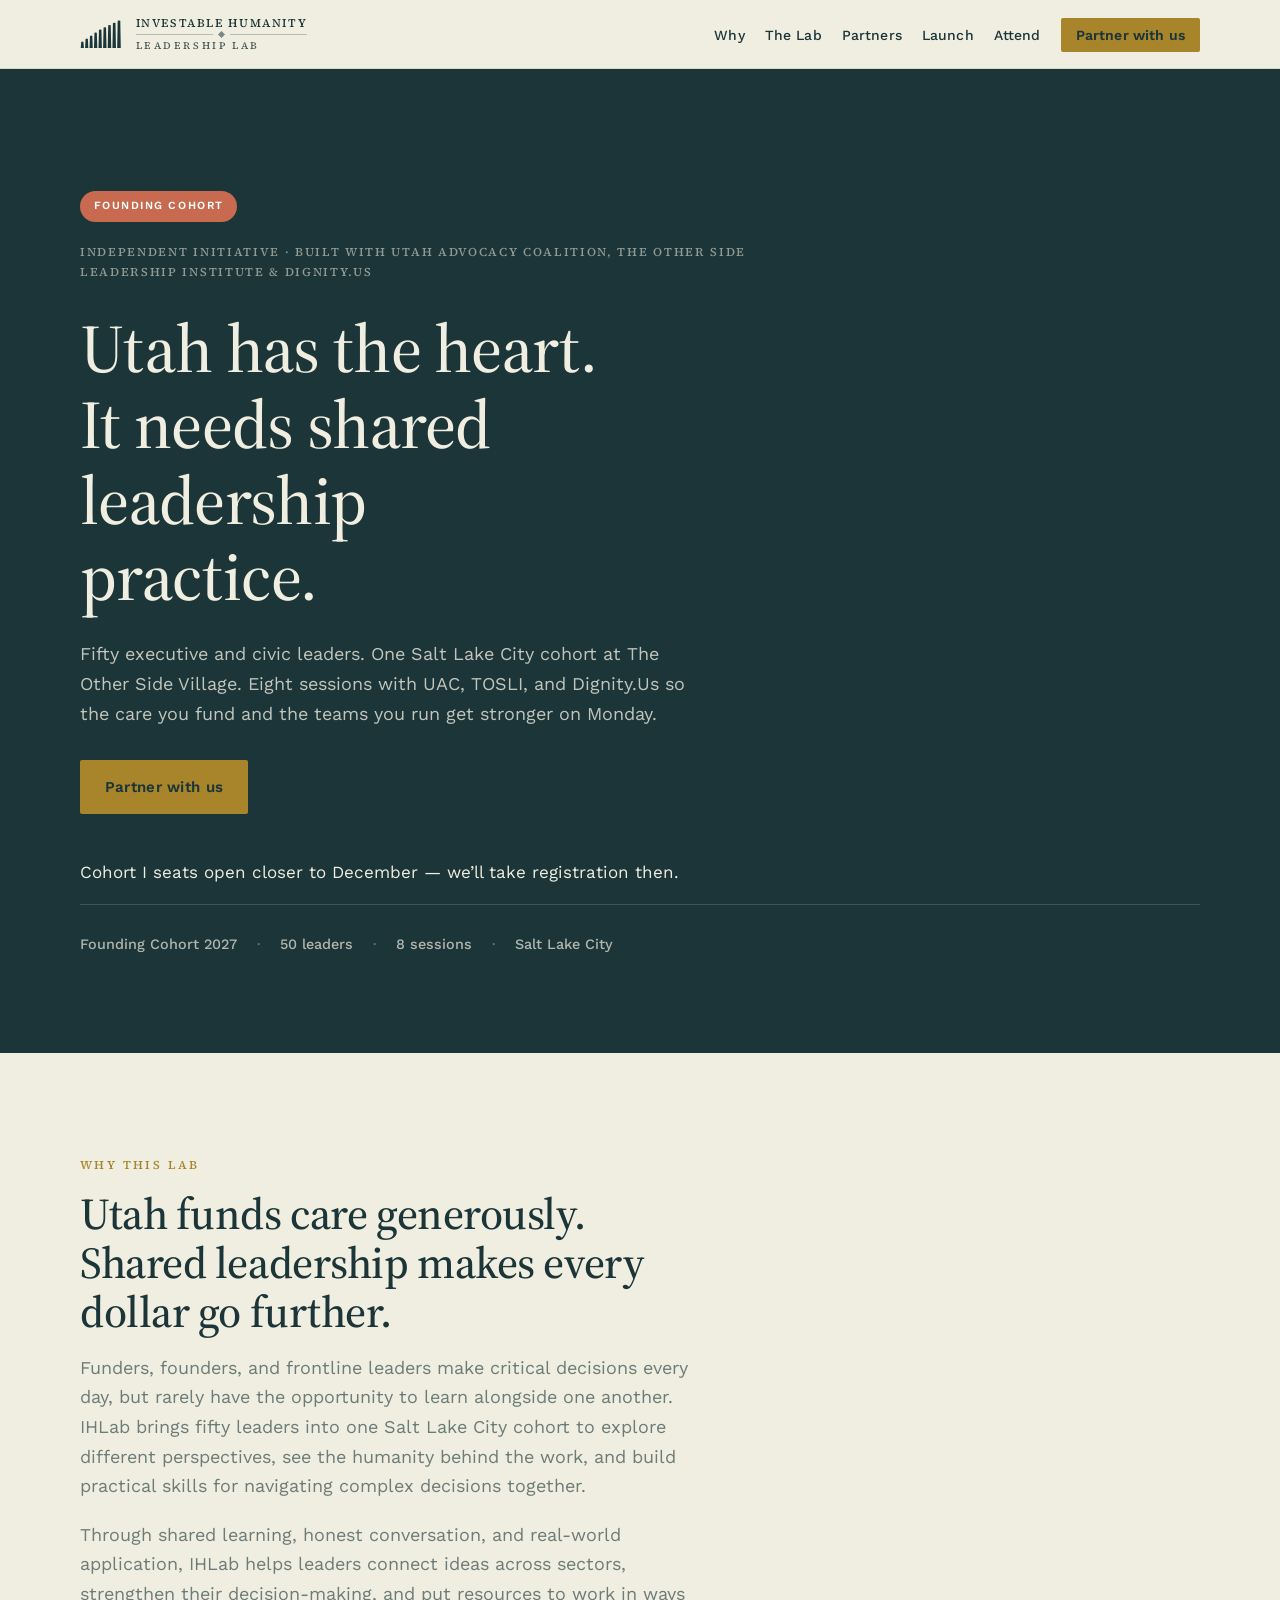
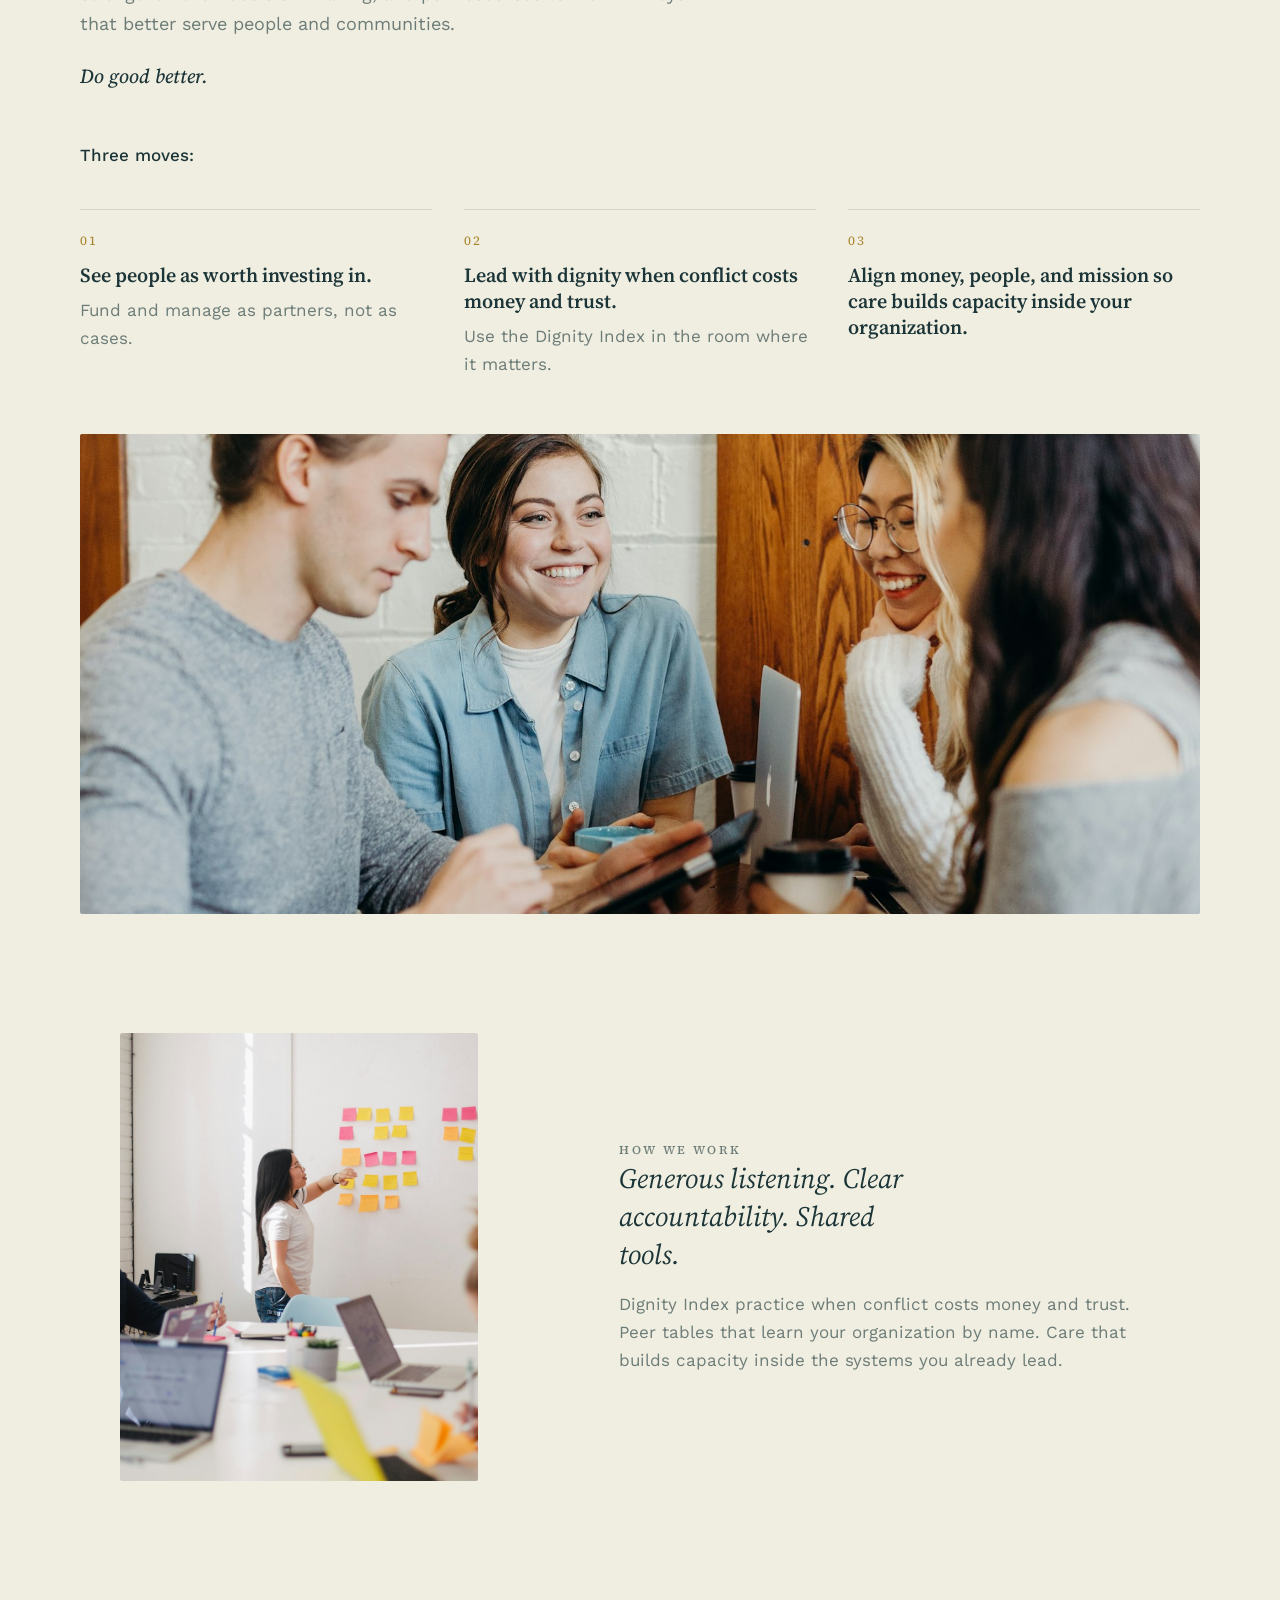
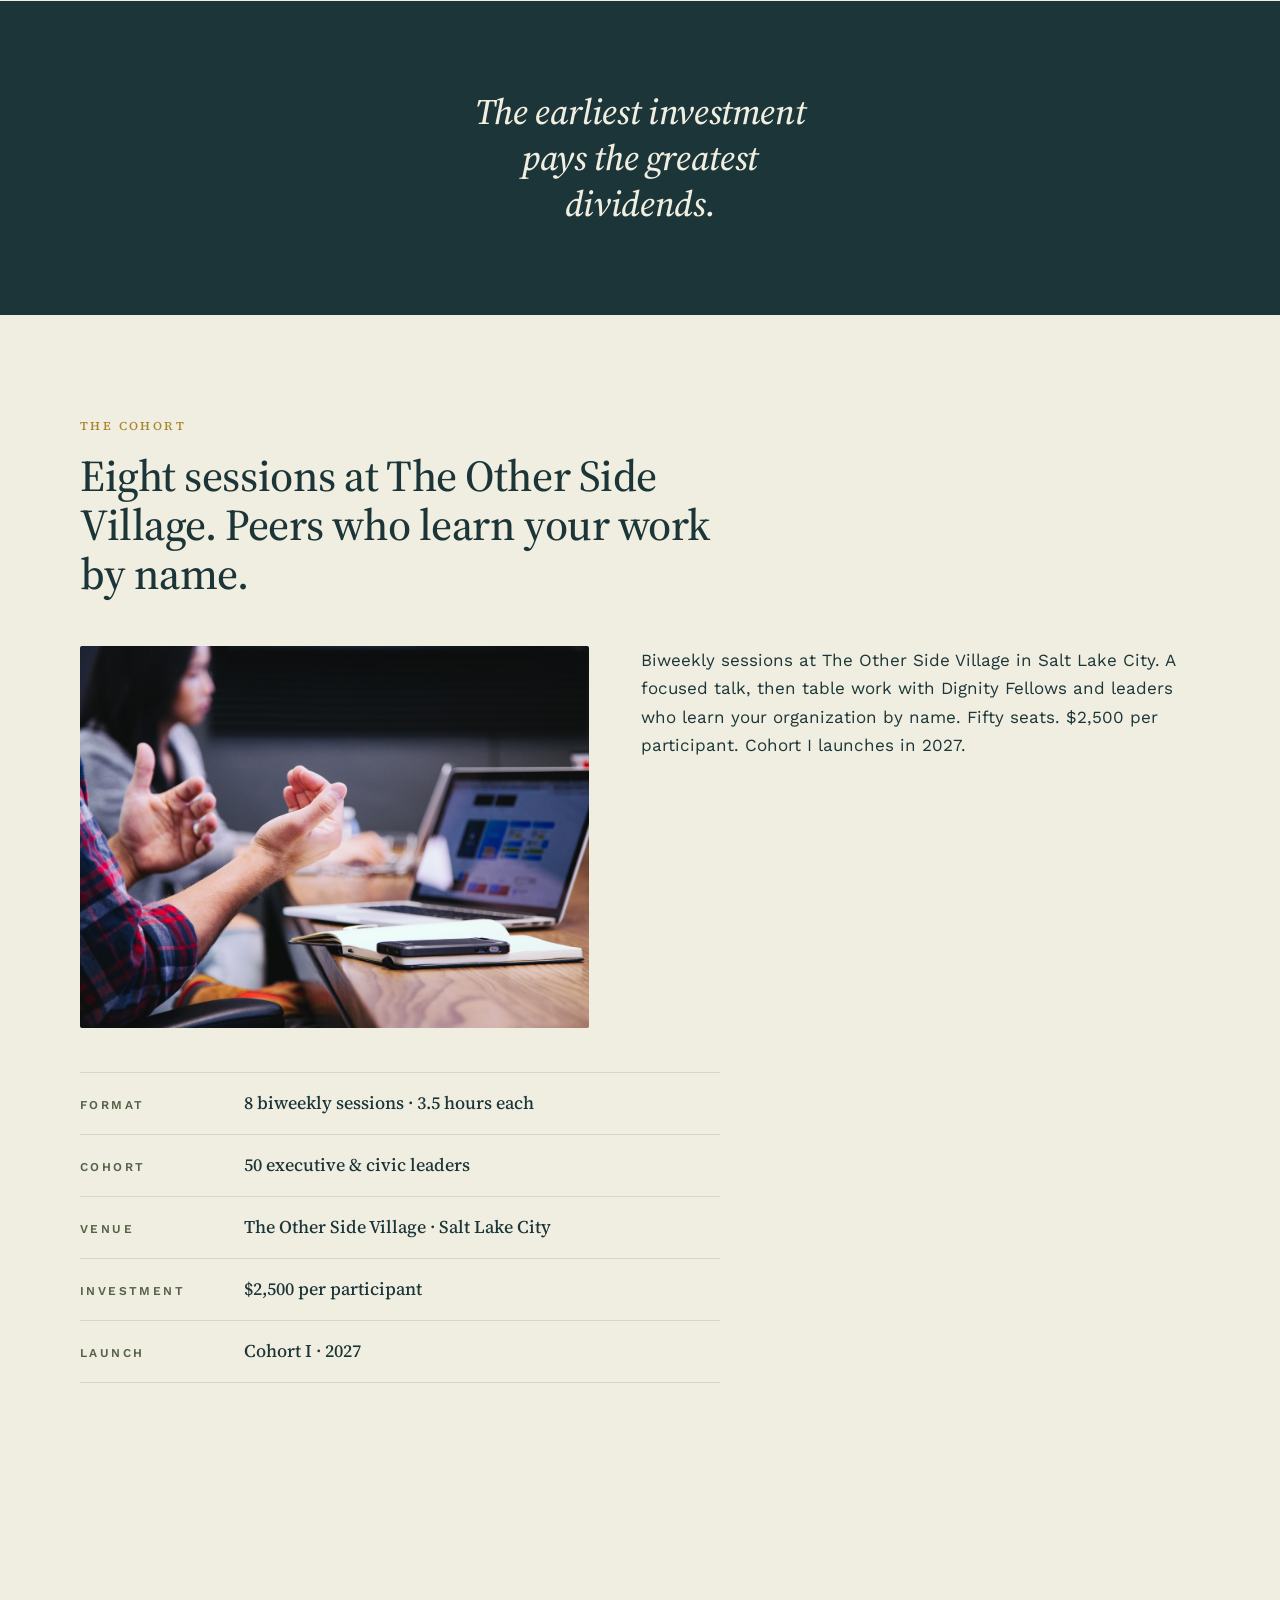
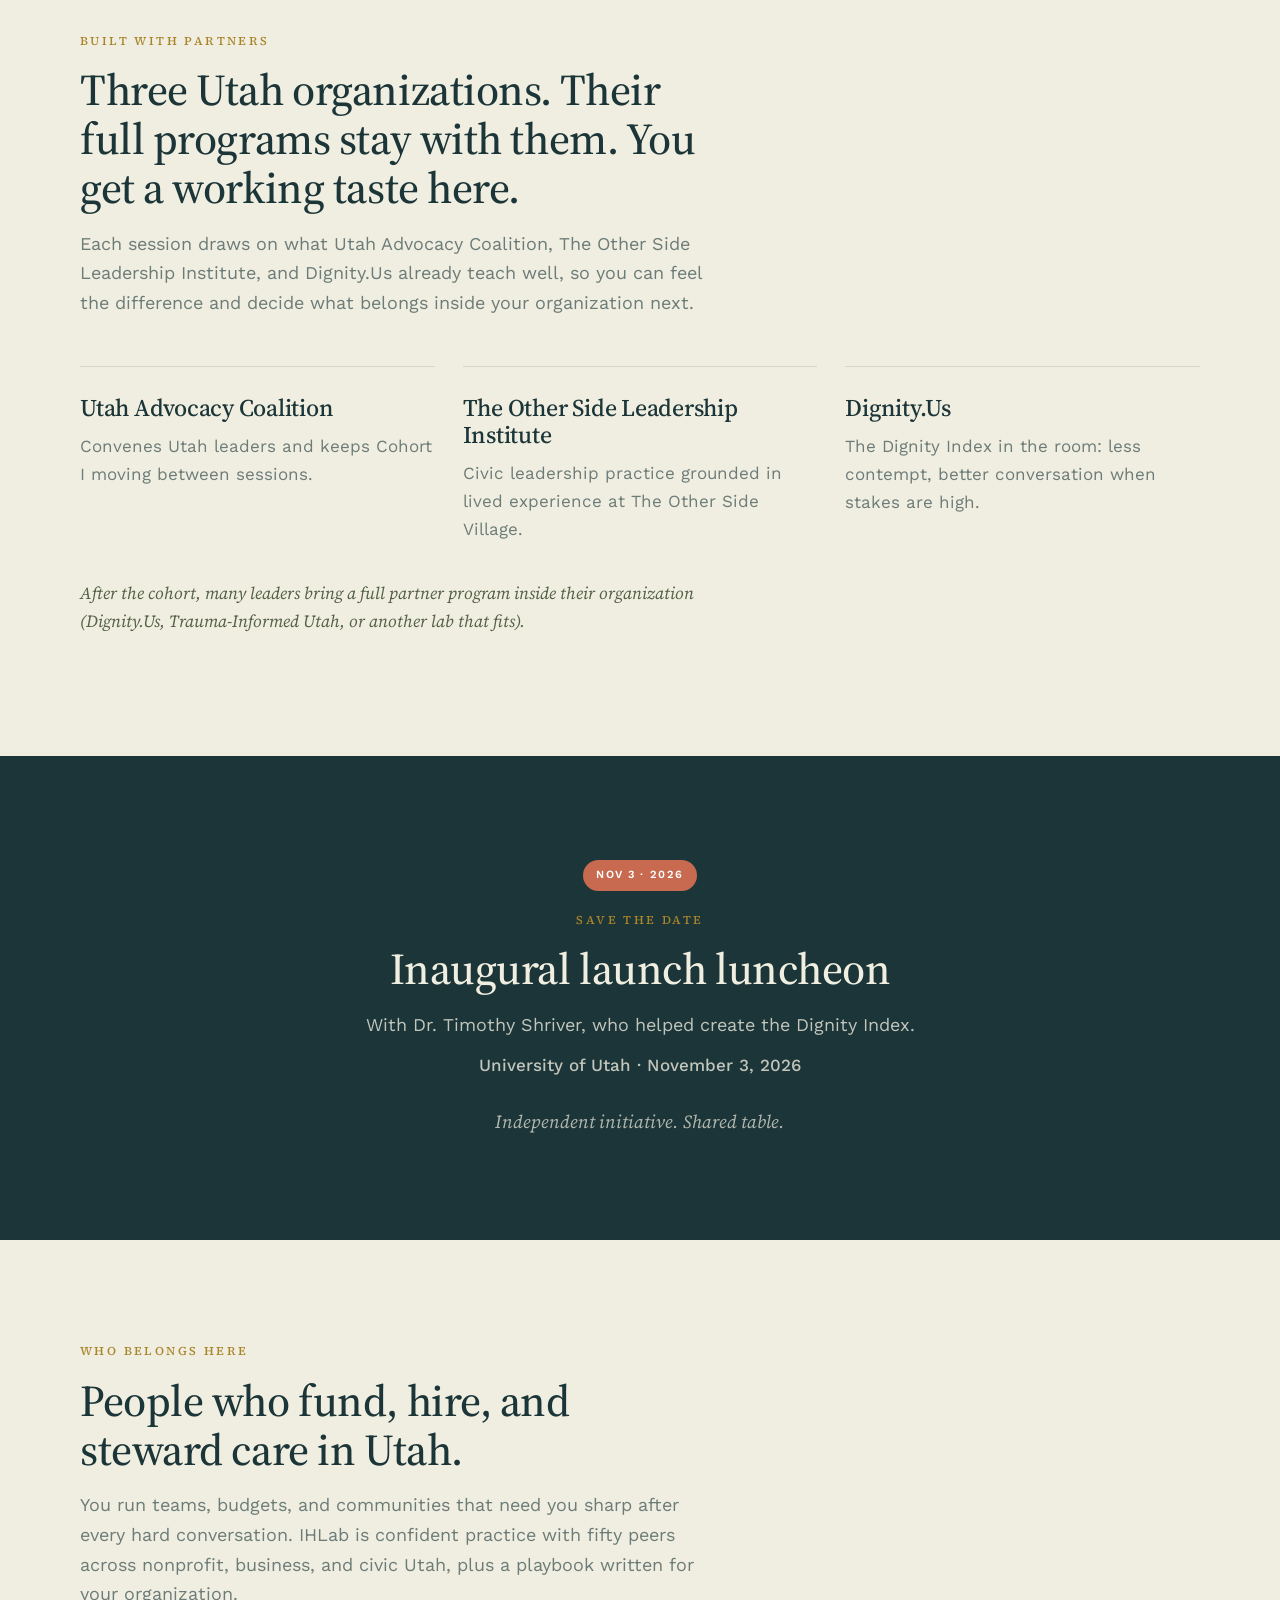
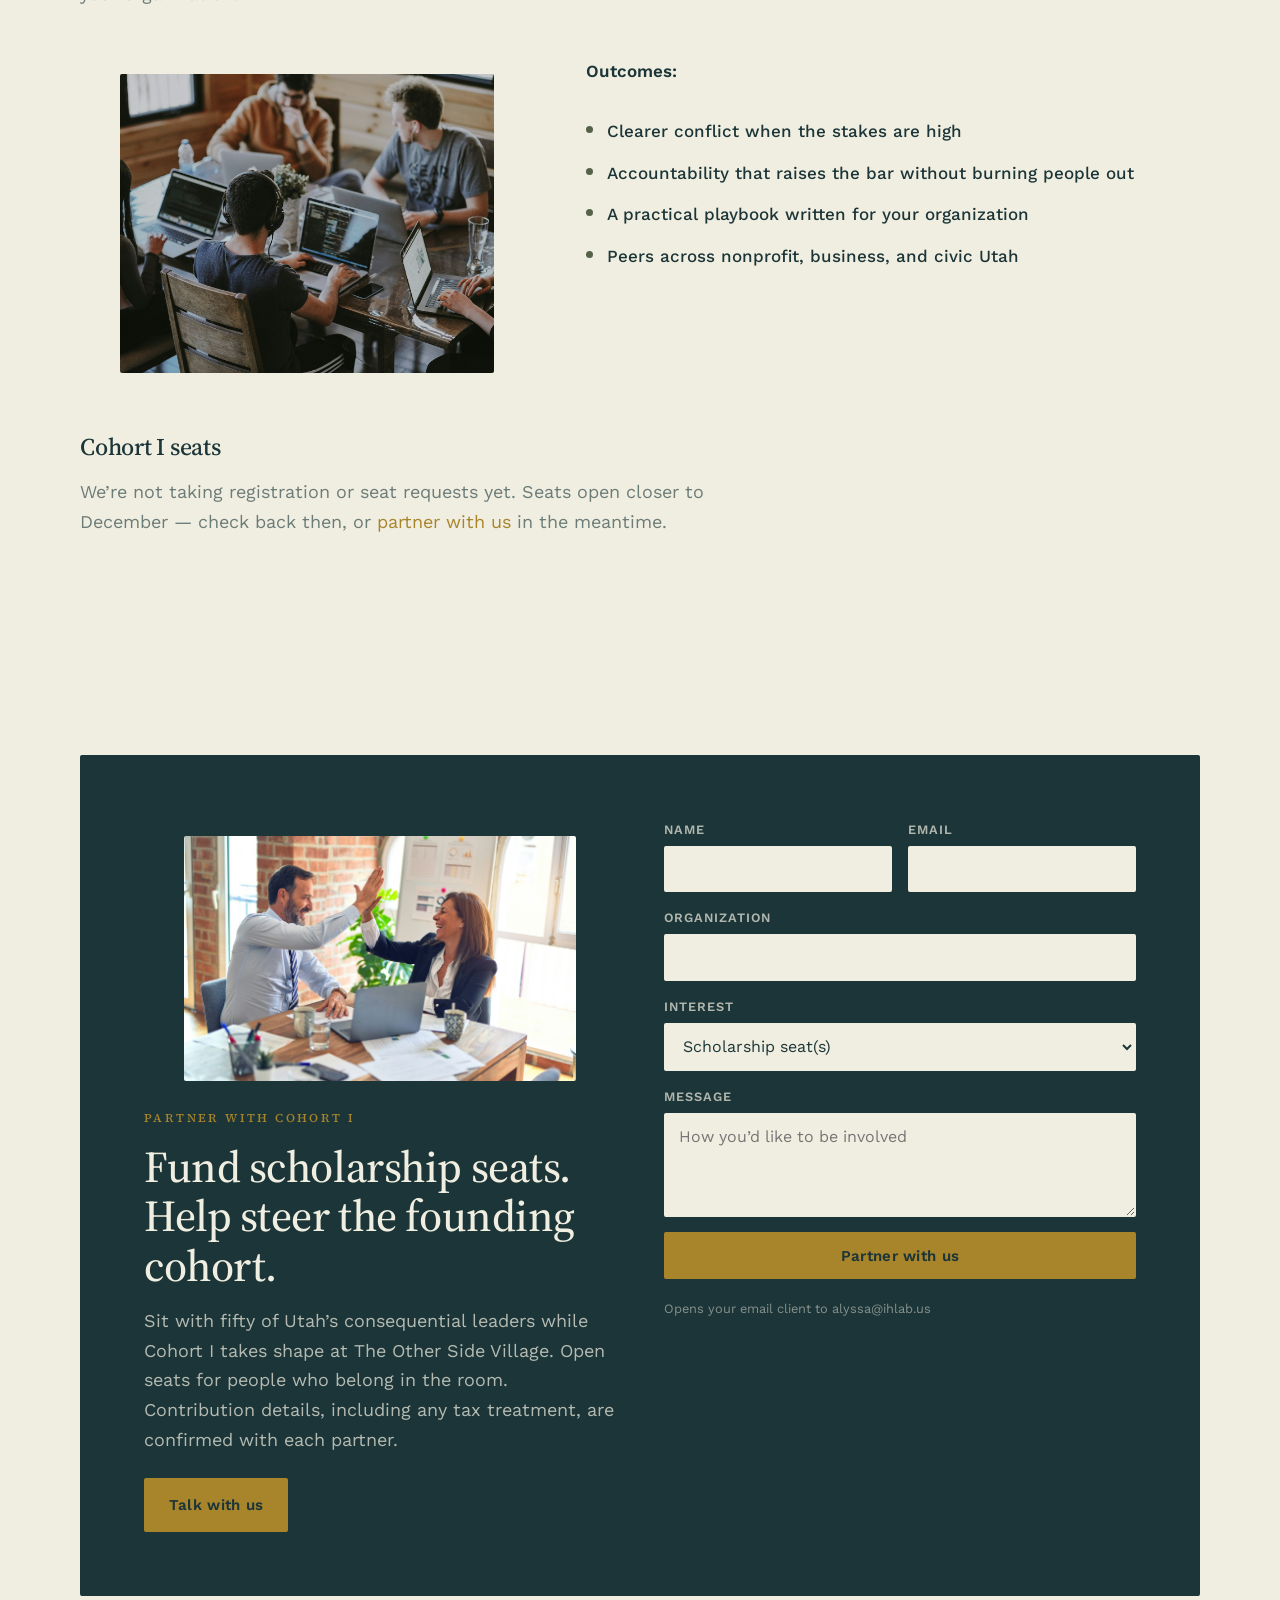
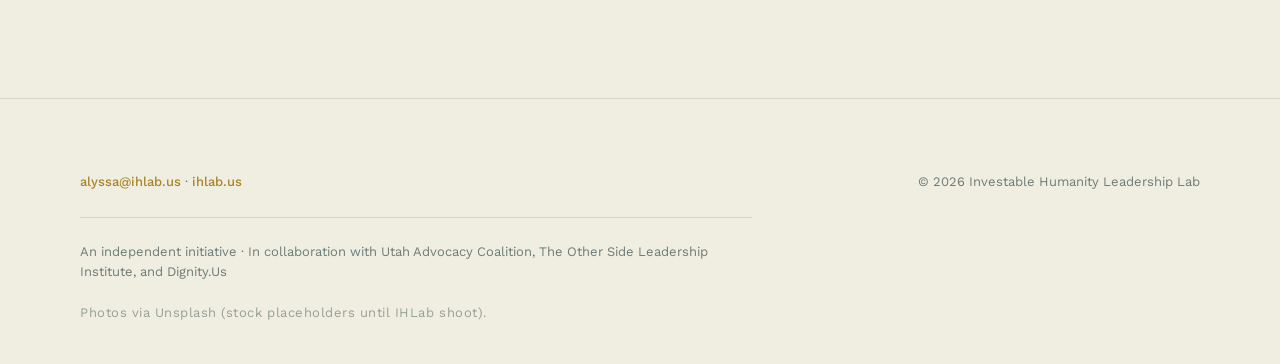
<file: index.html>
<!DOCTYPE html>
<html lang="en">
<head>
  <meta charset="utf-8" />
  <meta name="viewport" content="width=device-width, initial-scale=1" />
  <title>Investable Humanity Leadership Lab · IHLab</title>
  <meta name="description" content="IHLab gathers fifty Utah executive and civic leaders for eight sessions at The Other Side Village, practicing dignity-centered leadership with UAC, The Other Side Leadership Institute, and Dignity.Us." />
  <meta name="theme-color" content="#1C3538" />
  <link rel="preconnect" href="https://fonts.googleapis.com" />
  <link rel="preconnect" href="https://fonts.gstatic.com" crossorigin />
  <link href="https://fonts.googleapis.com/css2?family=Source+Serif+4:ital,wght@0,500;0,600;1,500;1,600&family=Work+Sans:wght@400;500;600&display=swap" rel="stylesheet" />
  <link rel="icon" href="assets/ihlab-mark.svg" type="image/svg+xml" />
  <style>
    :root {
      --navy: #1C3538; /* teal-leaning forest deep (token name kept); was #1F3328 */
      --sage: #556248;
      --ivory: #F0EEE0;
      --gold: #A8842B;
      --coral: #C86A4F;
      --white: #FFFFFF;
      --line: rgba(28, 53, 56, 0.12);
      --line-on-navy: rgba(240, 238, 224, 0.16);
      --muted: rgba(28, 53, 56, 0.62);
      --muted-on-navy: rgba(240, 238, 224, 0.78);
      --max: 1120px;
      --pad: clamp(1.25rem, 4vw, 2.5rem);
      --serif: "Source Serif 4", Georgia, "Times New Roman", serif;
      --sans: "Work Sans", system-ui, -apple-system, Segoe UI, sans-serif;
    }

    *, *::before, *::after { box-sizing: border-box; }
    html { scroll-behavior: smooth; }
    body {
      margin: 0;
      font-family: var(--sans);
      font-weight: 400;
      font-size: 1.0625rem;
      line-height: 1.65;
      color: var(--navy);
      background: var(--ivory);
      -webkit-font-smoothing: antialiased;
      text-rendering: optimizeLegibility;
    }
    img, svg { display: block; max-width: 100%; }
    a { color: var(--gold); text-decoration: none; transition: opacity .2s ease; }
    a:hover { opacity: .82; }
    a:focus-visible, button:focus-visible, input:focus-visible, select:focus-visible, textarea:focus-visible {
      outline: 2px solid var(--gold);
      outline-offset: 3px;
    }

    .wrap {
      width: min(100% - 2 * var(--pad), var(--max));
      margin-inline: auto;
    }

    /* —— Typography —— */
    h1, h2, h3, .display {
      font-family: var(--serif);
      font-weight: 500;
      line-height: 1.12;
      letter-spacing: -0.01em;
      margin: 0 0 1rem;
      color: var(--navy);
    }
    h1 { font-size: clamp(2.6rem, 6.5vw, 4.25rem); font-weight: 500; }
    h2 { font-size: clamp(1.85rem, 3.8vw, 2.75rem); }
    h3 { font-size: clamp(1.25rem, 2vw, 1.5rem); }
    p { margin: 0 0 1.15rem; }
    .lede {
      font-size: 1.125rem;
      line-height: 1.65;
      color: var(--muted);
      max-width: 40rem;
      margin-bottom: 0;
    }
    .section-label,
    .hero-eyebrow {
      font-family: var(--serif);
      font-weight: 500;
      font-size: 0.75rem;
      letter-spacing: 0.2em;
      text-transform: uppercase;
      margin: 0 0 0.85rem;
      color: var(--gold);
    }
    .sage { color: var(--sage); }
    .tagline {
      font-family: var(--serif);
      font-style: italic;
      font-weight: 500;
    }

    /* —— Buttons / badges —— */
    .btn {
      display: inline-flex;
      align-items: center;
      justify-content: center;
      gap: 0.5rem;
      font-family: var(--sans);
      font-weight: 600;
      font-size: 0.9375rem;
      letter-spacing: 0.02em;
      padding: 0.9rem 1.55rem;
      border: none;
      border-radius: 2px;
      cursor: pointer;
      text-decoration: none;
      transition: transform .15s ease, opacity .2s ease, background .2s ease, border-color .2s ease;
    }
    .btn:hover { opacity: 1; transform: translateY(-1px); }
    .btn-primary { background: var(--gold); color: var(--navy); }
    .btn-primary:hover { background: #b89438; }
    .btn-ghost {
      background: transparent;
      color: var(--navy);
      border: 1px solid rgba(28, 53, 56, 0.28);
    }
    .btn-ghost:hover { border-color: var(--navy); }
    .btn-on-dark.btn-ghost {
      color: var(--ivory);
      border-color: rgba(240, 238, 224, 0.4);
    }
    .btn-on-dark.btn-ghost:hover { border-color: var(--ivory); }
    .badge {
      display: inline-block;
      font-family: var(--sans);
      font-weight: 600;
      font-size: 0.6875rem;
      letter-spacing: 0.14em;
      text-transform: uppercase;
      background: var(--coral);
      color: var(--white);
      padding: 0.4rem 0.85rem;
      border-radius: 999px;
    }

    /* —— Sticky nav —— */
    .nav {
      position: sticky;
      top: 0;
      z-index: 50;
      background: rgba(240, 238, 224, 0.94);
      backdrop-filter: blur(12px);
      -webkit-backdrop-filter: blur(12px);
      border-bottom: 1px solid var(--line);
    }
    .nav-inner {
      display: flex;
      align-items: center;
      justify-content: space-between;
      gap: 1.5rem;
      padding: 0.85rem 0;
      min-height: 4.25rem;
    }
    .brand {
      display: flex;
      align-items: center;
      gap: 0.85rem;
      color: var(--navy);
      text-decoration: none;
      flex-shrink: 0;
    }
    .brand:hover { opacity: 1; }
    .brand-mark { width: 42px; height: auto; flex-shrink: 0; }
    .brand-text {
      display: flex;
      flex-direction: column;
      gap: 0.15rem;
      line-height: 1.15;
    }
    .brand-text .top {
      font-family: var(--serif);
      font-size: 0.72rem;
      font-weight: 500;
      letter-spacing: 0.14em;
      text-transform: uppercase;
    }
    .brand-rule {
      display: flex;
      align-items: center;
      gap: 0.4rem;
      width: 100%;
      max-width: 11.5rem;
    }
    .brand-rule::before,
    .brand-rule::after {
      content: "";
      flex: 1;
      height: 1px;
      background: rgba(28, 53, 56, 0.28);
    }
    .brand-rule .diamond {
      width: 5px;
      height: 5px;
      background: var(--navy);
      transform: rotate(45deg);
      opacity: 0.55;
      flex-shrink: 0;
    }
    .brand-text .bottom {
      font-family: var(--serif);
      font-size: 0.62rem;
      font-weight: 500;
      letter-spacing: 0.26em;
      text-transform: uppercase;
      opacity: 0.78;
    }
    .nav-links {
      display: flex;
      align-items: center;
      gap: 1.25rem;
      list-style: none;
      margin: 0;
      padding: 0;
    }
    .nav-links a {
      font-family: var(--sans);
      font-size: 0.875rem;
      font-weight: 500;
      color: var(--navy);
      letter-spacing: 0.01em;
    }
    .nav-links .nav-cta {
      color: var(--navy);
      background: var(--gold);
      padding: 0.55rem 0.95rem;
      border-radius: 2px;
      font-weight: 600;
    }
    .nav-links .nav-cta:hover { opacity: 1; background: #b89438; }
    .nav-toggle {
      display: none;
      background: none;
      border: 1px solid var(--line);
      border-radius: 2px;
      padding: 0.45rem 0.65rem;
      font-family: var(--sans);
      font-size: 0.8rem;
      font-weight: 600;
      letter-spacing: 0.06em;
      text-transform: uppercase;
      color: var(--navy);
      cursor: pointer;
    }

    /* —— Section bands —— */
    section { padding: clamp(3.5rem, 8vw, 6.5rem) 0; }
    .band-ivory { background: var(--ivory); }
    .band-navy {
      background: var(--navy);
      color: var(--ivory);
    }
    .band-navy h1,
    .band-navy h2,
    .band-navy h3 { color: var(--ivory); }
    .band-navy .lede,
    .band-navy p { color: var(--muted-on-navy); }
    .band-navy .section-label { color: var(--gold); }
    .band-navy .muted-body { color: var(--muted-on-navy); }
    .divider { border: none; border-top: 1px solid var(--line); margin: 0; }
    .section-head { margin-bottom: clamp(2rem, 4vw, 3rem); max-width: 40rem; }
    .section-head .section-label { margin-bottom: 0.85rem; }
    .section-head h2 { margin-bottom: 1rem; }
    .section-head .lede { margin-bottom: 0; }

    /* —— Hero (Final2 deep pattern; forest instead of navy) —— */
    .hero {
      padding: clamp(4rem, 10vw, 7.5rem) 0 clamp(3.5rem, 8vw, 6rem);
      background: var(--navy);
      color: var(--ivory);
    }
    .hero .badge { margin-bottom: 1.35rem; }
    .hero h1 {
      color: var(--ivory);
      margin-bottom: 1.5rem;
      max-width: 16ch;
    }
    .hero h1 .line2 { display: block; }
    .hero .lede {
      color: var(--muted-on-navy);
      max-width: 38rem;
    }
    .hero-eyebrow-row {
      margin-bottom: 1.75rem;
    }
    .hero-collab {
      margin: 0 0 0;
      font-family: var(--serif);
      font-size: 0.75rem;
      font-weight: 500;
      letter-spacing: 0.14em;
      text-transform: uppercase;
      color: rgba(240, 238, 224, 0.55);
      max-width: 42rem;
    }
    .hero-actions {
      display: flex;
      flex-wrap: wrap;
      gap: 0.85rem;
      margin: 2rem 0 2.75rem;
    }
    .proof {
      display: flex;
      flex-wrap: wrap;
      align-items: center;
      gap: 0.65rem 1.25rem;
      padding-top: 1.75rem;
      border-top: 1px solid var(--line-on-navy);
      font-size: 0.9rem;
      font-weight: 500;
      color: rgba(240, 238, 224, 0.7);
    }
    .proof span { white-space: nowrap; }
    .proof .dot { color: rgba(240, 238, 224, 0.35); }

    /* Why / moves */
    .moves {
      list-style: none;
      margin: 2.5rem 0 0;
      padding: 0;
      display: grid;
      gap: 1.75rem;
    }
    @media (min-width: 768px) {
      .moves { grid-template-columns: repeat(3, 1fr); gap: 2rem; }
    }
    .moves li {
      padding-top: 1.25rem;
      border-top: 1px solid var(--line);
    }
    .moves .num {
      font-family: var(--serif);
      font-size: 0.8125rem;
      letter-spacing: 0.18em;
      text-transform: uppercase;
      color: var(--gold);
      margin-bottom: 0.65rem;
    }
    .moves strong {
      display: block;
      font-family: var(--serif);
      font-size: 1.25rem;
      font-weight: 600;
      margin-bottom: 0.5rem;
      line-height: 1.3;
    }
    .moves p { margin: 0; color: var(--muted); }

    /* Support photo (restrained) */
    .support-photo {
      margin: clamp(2.5rem, 5vw, 3.5rem) 0 0;
      border-radius: 2px;
      overflow: hidden;
      aspect-ratio: 21 / 9;
      min-height: 12rem;
      max-width: 100%;
    }
    @media (max-width: 700px) {
      .support-photo { aspect-ratio: 16 / 10; }
    }
    .support-photo img {
      width: 100%;
      height: 100%;
      object-fit: cover;
      display: block;
    }

    /* Human split */
    .split {
      display: grid;
      gap: clamp(1.75rem, 4vw, 3.25rem);
      align-items: center;
    }
    @media (min-width: 860px) {
      .split { grid-template-columns: 0.9fr 1.1fr; gap: clamp(2.5rem, 5vw, 4rem); }
    }
    .split-media {
      border-radius: 2px;
      overflow: hidden;
      aspect-ratio: 4 / 5;
      max-height: 28rem;
    }
    .split-media img {
      width: 100%;
      height: 100%;
      object-fit: cover;
      display: block;
    }
    .split-copy .human-line {
      font-family: var(--serif);
      font-style: italic;
      font-size: clamp(1.35rem, 2.4vw, 1.75rem);
      line-height: 1.35;
      color: var(--navy);
      margin: 0 0 1rem;
      max-width: 22ch;
    }
    .split-copy p { color: var(--muted); margin: 0; max-width: 34rem; }

    /* Forest pull quote (deep band; weight earned off first paint) */
    .quote-band {
      background: var(--navy);
      padding: clamp(3.5rem, 8vw, 5.5rem) 0;
      text-align: center;
    }
    .quote-band blockquote {
      margin: 0 auto;
      max-width: 20ch;
      font-family: var(--serif);
      font-style: italic;
      font-weight: 500;
      font-size: clamp(1.5rem, 3.2vw, 2.25rem);
      line-height: 1.28;
      color: var(--ivory);
      letter-spacing: -0.01em;
    }

    /* Lab / stats */
    .lab-grid {
      display: grid;
      gap: 2.5rem;
      margin-bottom: clamp(2rem, 4vw, 2.75rem);
      align-items: start;
    }
    @media (min-width: 900px) {
      .lab-grid {
        grid-template-columns: minmax(0, 1fr) minmax(0, 1.1fr);
        gap: 3.25rem;
      }
    }
    .lab-photo {
      margin: 0;
      border-radius: 2px;
      overflow: hidden;
      aspect-ratio: 4 / 3;
      background: rgba(28, 53, 56, 0.06);
    }
    .lab-photo img {
      width: 100%;
      height: 100%;
      object-fit: cover;
      object-position: 40% 50%;
      display: block;
    }
    .stats {
      display: flex;
      flex-direction: column;
      gap: 0;
      margin: 0 0 clamp(2rem, 4vw, 2.75rem);
      max-width: 40rem;
      border-top: 1px solid var(--line);
    }
    .band-navy .stats { border-top-color: var(--line-on-navy); }
    .stat {
      display: grid;
      grid-template-columns: 8.75rem 1fr;
      gap: 0.75rem 1.5rem;
      padding: 1.1rem 0;
      border-bottom: 1px solid var(--line);
      align-items: baseline;
    }
    .band-navy .stat { border-bottom-color: var(--line-on-navy); }
    @media (max-width: 520px) {
      .stat { grid-template-columns: 1fr; gap: 0.3rem; }
    }
    .stat dt {
      font-size: 0.75rem;
      font-weight: 600;
      letter-spacing: 0.2em;
      text-transform: uppercase;
      color: var(--sage);
      margin: 0;
      font-family: var(--sans);
    }
    .band-navy .stat dt { color: rgba(240, 238, 224, 0.55); }
    .stat dd {
      margin: 0;
      font-family: var(--serif);
      font-size: 1.125rem;
      font-weight: 500;
      line-height: 1.4;
      color: var(--navy);
    }
    .band-navy .stat dd { color: var(--ivory); }

    .callout {
      background: rgba(240, 238, 224, 0.06);
      border: 1px solid var(--line-on-navy);
      color: var(--ivory);
      padding: clamp(1.75rem, 3.5vw, 2.35rem);
      border-radius: 2px;
      max-width: 36rem;
    }
    .callout .badge { margin-bottom: 1.1rem; }
    .callout h3 {
      color: var(--ivory);
      margin-bottom: 0.85rem;
    }
    .callout p {
      color: var(--muted-on-navy);
      margin-bottom: 0;
    }
    .callout .when {
      margin-top: 1.15rem;
      padding-top: 1.15rem;
      border-top: 1px solid var(--line-on-navy);
      font-weight: 500;
      color: var(--ivory);
      font-size: 0.92rem;
    }

    /* Sampler */
    .sampler-grid {
      display: grid;
      gap: 1.5rem;
      margin-top: 2.5rem;
    }
    @media (min-width: 768px) {
      .sampler-grid { grid-template-columns: repeat(3, 1fr); gap: 1.75rem; }
    }
    .card {
      padding: 1.75rem 0 0;
      border-top: 1px solid var(--line);
    }
    .band-navy .card { border-top-color: var(--line-on-navy); }
    .card h3 { margin-bottom: 0.65rem; }
    .card p { margin: 0; color: var(--muted); }
    .band-navy .card p { color: var(--muted-on-navy); }
    .note {
      margin-top: 2.25rem;
      color: var(--sage);
      font-style: italic;
      font-family: var(--serif);
      max-width: 40rem;
    }

    /* Partners */
    .partners-list {
      display: grid;
      gap: 1rem;
      list-style: none;
      margin: 0;
      padding: 0;
    }
    @media (min-width: 768px) {
      .partners-list { grid-template-columns: repeat(3, 1fr); gap: 1.25rem; }
    }
    .partner-item {
      background: rgba(28, 53, 56, 0.035);
      padding: 2rem 1.5rem;
      text-align: center;
      border-radius: 2px;
      min-height: 7.5rem;
      display: flex;
      align-items: center;
      justify-content: center;
    }
    .band-navy .partner-item {
      background: rgba(240, 238, 224, 0.06);
      border: 1px solid var(--line-on-navy);
    }
    .partner-item strong {
      font-family: var(--serif);
      font-size: 1.2rem;
      font-weight: 500;
      line-height: 1.35;
    }
    .partner-item a,
    .card h3 a {
      color: inherit;
      text-decoration: none;
      border-bottom: 1px solid transparent;
      transition: border-color .2s ease, opacity .2s ease;
    }
    .partner-item a:hover,
    .card h3 a:hover {
      opacity: 1;
      border-bottom-color: var(--gold);
    }
    .partners-tagline {
      margin-top: 1.75rem;
      font-family: var(--serif);
      font-style: italic;
      font-size: 1.15rem;
      color: var(--sage);
      text-align: center;
    }
    .band-navy .partners-tagline { color: rgba(240, 238, 224, 0.7); }
    .launch-band {
      text-align: center;
      max-width: 40rem;
      margin-inline: auto;
    }
    .launch-band .badge { margin-bottom: 1.25rem; }
    .launch-band .section-label { margin-bottom: 0.85rem; }
    .launch-band h2 { color: var(--ivory); margin-bottom: 1rem; }
    .launch-band .lede {
      margin-inline: auto;
      margin-bottom: 0.75rem;
      color: var(--muted-on-navy);
    }
    .launch-when {
      margin: 0 0 1.75rem;
      font-weight: 500;
      color: rgba(240, 238, 224, 0.85);
    }
    .launch-band .partners-tagline { margin-bottom: 0; }

    /* Why attend */
    .outcomes {
      list-style: none;
      margin: 2rem 0 2.25rem;
      padding: 0;
      display: grid;
      gap: 0.85rem;
      max-width: 38rem;
    }
    .outcomes li {
      position: relative;
      padding-left: 1.35rem;
      color: var(--navy);
      font-weight: 500;
    }
    .outcomes li::before {
      content: "";
      position: absolute;
      left: 0;
      top: 0.55rem;
      width: 7px;
      height: 7px;
      background: var(--sage);
      border-radius: 50%;
    }
    .attend-split {
      display: grid;
      gap: 2.5rem;
      margin-bottom: 2.75rem;
    }
    @media (min-width: 860px) {
      .attend-split {
        grid-template-columns: 0.85fr 1.15fr;
        gap: 3.25rem;
        align-items: start;
      }
    }
    .attend-photo {
      border-radius: 2px;
      overflow: hidden;
      aspect-ratio: 5 / 4;
      min-height: 12rem;
    }
    .attend-photo img {
      width: 100%;
      height: 100%;
      object-fit: cover;
      object-position: center 30%;
      display: block;
    }

    /* Partner / form */
    .panel {
      background: var(--navy);
      color: var(--ivory);
      padding: clamp(2.5rem, 5vw, 4rem);
      border-radius: 2px;
    }
    .panel .section-label { color: var(--gold); }
    .panel h2 { color: var(--ivory); }
    .panel .lede { color: rgba(240, 238, 224, 0.72); }
    .panel-grid {
      display: grid;
      gap: 2.5rem;
    }
    @media (min-width: 860px) {
      .panel-grid { grid-template-columns: 1fr 1fr; gap: 3rem; align-items: start; }
    }
    .partner-visual {
      margin-bottom: 1.75rem;
      border-radius: 2px;
      overflow: hidden;
      aspect-ratio: 16 / 10;
      max-width: 28rem;
    }
    .partner-visual img {
      width: 100%;
      height: 100%;
      object-fit: cover;
      object-position: center 30%;
      display: block;
    }
    .form {
      display: grid;
      gap: 0.95rem;
    }
    .form label {
      display: grid;
      gap: 0.35rem;
      font-size: 0.8rem;
      font-weight: 600;
      letter-spacing: 0.08em;
      text-transform: uppercase;
      color: rgba(240, 238, 224, 0.7);
    }
    .form input,
    .form select,
    .form textarea {
      font-family: var(--sans);
      font-size: 1rem;
      font-weight: 400;
      letter-spacing: 0;
      text-transform: none;
      color: var(--navy);
      background: var(--ivory);
      border: 1px solid transparent;
      border-radius: 2px;
      padding: 0.8rem 0.9rem;
      width: 100%;
    }
    .form textarea { min-height: 6.5rem; resize: vertical; }
    .form .form-row {
      display: grid;
      gap: 0.95rem;
    }
    @media (min-width: 520px) {
      .form .form-row { grid-template-columns: 1fr 1fr; }
    }
    .form .hint {
      font-size: 0.8rem;
      letter-spacing: 0;
      text-transform: none;
      font-weight: 400;
      color: rgba(240, 238, 224, 0.5);
      margin-top: 0.25rem;
    }

    .interest-light {
      margin-top: 2rem;
      max-width: 32rem;
      display: grid;
      gap: 0.85rem;
    }
    .interest-light label {
      display: grid;
      gap: 0.35rem;
      font-size: 0.8rem;
      font-weight: 600;
      letter-spacing: 0.08em;
      text-transform: uppercase;
      color: var(--sage);
    }
    .interest-light input,
    .interest-light select,
    .interest-light textarea {
      font-family: var(--sans);
      font-size: 1rem;
      font-weight: 400;
      letter-spacing: 0;
      text-transform: none;
      color: var(--navy);
      background: var(--white);
      border: 1px solid var(--line);
      border-radius: 2px;
      padding: 0.8rem 0.9rem;
      width: 100%;
    }
    .interest-light textarea { min-height: 5rem; resize: vertical; }

    /* Footer */
    .footer {
      padding: clamp(3rem, 6vw, 4.5rem) 0 2.5rem;
      border-top: 1px solid var(--line);
      background: var(--ivory);
    }
    .footer-meta {
      display: flex;
      flex-wrap: wrap;
      gap: 1rem 2rem;
      justify-content: space-between;
      align-items: flex-end;
      font-size: 0.8125rem;
      color: var(--muted);
    }
    .footer-meta a { color: var(--gold); font-weight: 500; }
    .footer-legal {
      margin-top: 1.5rem;
      padding-top: 1.5rem;
      border-top: 1px solid var(--line);
      font-size: 0.8125rem;
      color: var(--muted);
      max-width: 42rem;
      line-height: 1.55;
    }
    .photo-credit {
      margin: 1.25rem 0 0;
      font-size: 0.8125rem;
      letter-spacing: 0.04em;
      color: rgba(28, 53, 56, 0.42);
      font-weight: 400;
    }

    /* Mobile nav */
    @media (max-width: 960px) {
      .nav-toggle { display: inline-flex; }
      .nav-links {
        display: none;
        position: absolute;
        left: 0;
        right: 0;
        top: 100%;
        flex-direction: column;
        align-items: stretch;
        gap: 0;
        background: var(--ivory);
        border-bottom: 1px solid var(--line);
        padding: 0.5rem var(--pad) 1rem;
      }
      .nav-links.open { display: flex; }
      .nav-links li { border-top: 1px solid var(--line); }
      .nav-links a {
        display: block;
        padding: 0.9rem 0.15rem;
      }
      .nav-links .nav-cta {
        margin-top: 0.35rem;
        text-align: center;
      }
      .brand-text .top { font-size: 0.62rem; }
      .brand-text .bottom { font-size: 0.55rem; letter-spacing: 0.18em; }
      .brand-rule { max-width: 9.5rem; }
    }
  </style>
</head>
<body>
  <!-- Sticky nav -->
  <header class="nav">
    <div class="wrap nav-inner">
      <a class="brand" href="#top" aria-label="IHLab home">
        <img class="brand-mark" src="assets/ihlab-mark.svg" width="42" height="28" alt="" />
        <span class="brand-text">
          <span class="top">Investable Humanity</span>
          <span class="brand-rule" aria-hidden="true"><span class="diamond"></span></span>
          <span class="bottom">Leadership Lab</span>
        </span>
      </a>
      <button class="nav-toggle" type="button" aria-expanded="false" aria-controls="nav-menu" id="nav-toggle">Menu</button>
      <ul class="nav-links" id="nav-menu">
        <li><a href="#why">Why</a></li>
        <li><a href="#lab">The Lab</a></li>
        <li><a href="#partners">Partners</a></li>
        <li><a href="#launch">Launch</a></li>
        <li><a href="#attend">Attend</a></li>
        <li><a class="nav-cta" href="#partner">Partner with us</a></li>
      </ul>
    </div>
  </header>

  <main id="top">
    <!-- Hero: Final2 deep pattern (forest) -->
    <section class="hero" aria-label="Introduction">
      <div class="wrap">
        <div class="hero-eyebrow-row">
          <span class="badge">Founding Cohort</span>
          <p class="hero-collab">Independent initiative · Built with Utah Advocacy Coalition, The Other Side Leadership Institute &amp; Dignity.Us</p>
        </div>
        <h1>Utah has the heart.<span class="line2">It needs shared leadership practice.</span></h1>
        <p class="lede">Fifty executive and civic leaders. One Salt Lake City cohort at The Other Side Village. Eight sessions with UAC, TOSLI, and Dignity.Us so the care you fund and the teams you run get stronger on Monday.</p>
        <div class="hero-actions">
          <a class="btn btn-primary" href="#partner">Partner with us</a>
        </div>
        <p class="hero-seat-note">Cohort I seats open closer to December — we’ll take registration then.</p>
        <div class="proof" aria-label="Cohort at a glance">
          <span>Founding Cohort 2027</span>
          <span class="dot" aria-hidden="true">·</span>
          <span>50 leaders</span>
          <span class="dot" aria-hidden="true">·</span>
          <span>8 sessions</span>
          <span class="dot" aria-hidden="true">·</span>
          <span>Salt Lake City</span>
        </div>
      </div>
    </section>

    <!-- Why now (ivory) -->
    <section id="why" class="band-ivory">
      <div class="wrap">
        <div class="section-head">
          <p class="section-label">Why this lab</p>
          <h2>Utah funds care generously. Shared leadership makes every dollar go further.</h2>
          <p class="lede">Funders, founders, and frontline leaders make critical decisions every day, but rarely have the opportunity to learn alongside one another. IHLab brings fifty leaders into one Salt Lake City cohort to explore different perspectives, see the humanity behind the work, and build practical skills for navigating complex decisions together.</p>
          <p class="lede" style="margin-top:1.15rem;">Through shared learning, honest conversation, and real-world application, IHLab helps leaders connect ideas across sectors, strengthen their decision-making, and put resources to work in ways that better serve people and communities.</p>
          <p class="tagline" style="margin-top:1.35rem;color:var(--navy);font-size:1.25rem;">Do good better.</p>
        </div>
        <p style="margin-bottom:0;font-weight:500;">Three moves:</p>
        <ol class="moves">
          <li>
            <div class="num">01</div>
            <strong>See people as worth investing in.</strong>
            <p>Fund and manage as partners, not as cases.</p>
          </li>
          <li>
            <div class="num">02</div>
            <strong>Lead with dignity when conflict costs money and trust.</strong>
            <p>Use the Dignity Index in the room where it matters.</p>
          </li>
          <li>
            <div class="num">03</div>
            <strong>Align money, people, and mission so care builds capacity inside your organization.</strong>
          </li>
        </ol>
        <figure class="support-photo">
          <img src="assets/photos/coffee-talk.jpg" alt="Diverse colleagues collaborating around a shared table" width="1400" height="600" loading="lazy" decoding="async" />
        </figure>
      </div>
    </section>

    <!-- Human split (navy accents via quote follows; this stays ivory support) -->
    <section class="band-ivory" aria-label="Human connection" style="padding-top:0;">
      <div class="wrap">
        <div class="split">
          <figure class="split-media">
            <img src="assets/photos/lounge-diverse.jpg" alt="Workshop group collaborating with shared notes and dialogue" width="800" height="1000" loading="lazy" decoding="async" />
          </figure>
          <div class="split-copy">
            <p class="section-label">How we work</p>
            <p class="human-line">Generous listening. Clear accountability. Shared tools.</p>
            <p>Dignity Index practice when conflict costs money and trust. Peer tables that learn your organization by name. Care that builds capacity inside the systems you already lead.</p>
          </div>
        </div>
      </div>
    </section>

    <!-- Forest pull quote -->
    <aside class="quote-band" aria-label="Pull quote">
      <div class="wrap">
        <blockquote>The earliest investment pays the greatest dividends.</blockquote>
      </div>
    </aside>

    <!-- The Lab (ivory) -->
    <section id="lab" class="band-ivory">
      <div class="wrap">
        <div class="section-head">
          <p class="section-label">The cohort</p>
          <h2>Eight sessions at The Other Side Village. Peers who learn your work by name.</h2>
        </div>
        <div class="lab-grid">
          <figure class="lab-photo">
            <img src="assets/photos/table-dialogue.jpg" alt="Peers in focused dialogue across a shared workspace" width="1000" height="750" loading="lazy" decoding="async" />
          </figure>
          <div>
            <p>Biweekly sessions at The Other Side Village in Salt Lake City. A focused talk, then table work with Dignity Fellows and leaders who learn your organization by name. Fifty seats. $2,500 per participant. Cohort I launches in 2027.</p>
          </div>
        </div>
        <dl class="stats">
          <div class="stat">
            <dt>Format</dt>
            <dd>8 biweekly sessions · 3.5 hours each</dd>
          </div>
          <div class="stat">
            <dt>Cohort</dt>
            <dd>50 executive &amp; civic leaders</dd>
          </div>
          <div class="stat">
            <dt>Venue</dt>
            <dd>The Other Side Village · Salt Lake City</dd>
          </div>
          <div class="stat">
            <dt>Investment</dt>
            <dd>$2,500 per participant</dd>
          </div>
          <div class="stat">
            <dt>Launch</dt>
            <dd>Cohort I · 2027</dd>
          </div>
        </dl>
      </div>
    </section>


    <!-- Partners (ivory) — single section with linked org cards -->
    <section id="partners" class="band-ivory">
      <div class="wrap">
        <div class="section-head">
          <p class="section-label">Built with partners</p>
          <h2>Three Utah organizations. Their full programs stay with them. You get a working taste here.</h2>
          <p class="lede">Each session draws on what Utah Advocacy Coalition, The Other Side Leadership Institute, and Dignity.Us already teach well, so you can feel the difference and decide what belongs inside your organization next.</p>
        </div>
        <div class="sampler-grid">
          <article class="card">
            <h3><a href="https://utahadvocacy.org" target="_blank" rel="noopener noreferrer">Utah Advocacy Coalition</a></h3>
            <p>Convenes Utah leaders and keeps Cohort I moving between sessions.</p>
          </article>
          <article class="card">
            <h3><a href="https://theothersidevillage.com/the-other-side-leadership-institute/" target="_blank" rel="noopener noreferrer">The Other Side Leadership Institute</a></h3>
            <p>Civic leadership practice grounded in lived experience at The Other Side Village.</p>
          </article>
          <article class="card">
            <h3><a href="https://dignity.us" target="_blank" rel="noopener noreferrer">Dignity.Us</a></h3>
            <p>The Dignity Index in the room: less contempt, better conversation when stakes are high.</p>
          </article>
        </div>
        <p class="note">After the cohort, many leaders bring a full partner program inside their organization (Dignity.Us, Trauma-Informed Utah, or another lab that fits).</p>
      </div>
    </section>

    <!-- Launch luncheon (forest) — earns the dark band with a specific date -->
    <section id="launch" class="band-navy">
      <div class="wrap launch-band">
        <span class="badge">Nov 3 · 2026</span>
        <p class="section-label">Save the date</p>
        <h2>Inaugural launch luncheon</h2>
        <p class="lede">With Dr. Timothy Shriver, who helped create the Dignity Index.</p>
        <p class="launch-when">University of Utah · November 3, 2026</p>
        <p class="partners-tagline">Independent initiative. Shared table.</p>
      </div>
    </section>

    <!-- Why attend (ivory) -->
    <section id="attend" class="band-ivory">
      <div class="wrap">
        <div class="section-head">
          <p class="section-label">Who belongs here</p>
          <h2>People who fund, hire, and steward care in Utah.</h2>
          <p class="lede">You run teams, budgets, and communities that need you sharp after every hard conversation. IHLab is confident practice with fifty peers across nonprofit, business, and civic Utah, plus a playbook written for your organization.</p>
        </div>
        <div class="attend-split">
          <figure class="attend-photo">
            <img src="assets/photos/hero-conversation.jpg" alt="Leadership peers working together around a shared table" width="900" height="720" loading="lazy" decoding="async" />
          </figure>
          <div>
            <p style="font-weight:600;margin-bottom:0.5rem;">Outcomes:</p>
            <ul class="outcomes">
              <li>Clearer conflict when the stakes are high</li>
              <li>Accountability that raises the bar without burning people out</li>
              <li>A practical playbook written for your organization</li>
              <li>Peers across nonprofit, business, and civic Utah</li>
            </ul>
          </div>
        </div>

        <div class="seat-tease" style="margin-top:2.5rem;">
          <h3>Cohort I seats</h3>
          <p class="lede" style="margin-bottom:0.85rem;">We’re not taking registration or seat requests yet. Seats open closer to December — check back then, or <a href="#partner">partner with us</a> in the meantime.</p>
        </div>
      </div>
    </section>

    <!-- Partner with us (ivory shell + forest panel) -->
    <section id="partner" class="band-ivory">
      <div class="wrap">
        <div class="panel">
          <div class="panel-grid">
            <div>
              <figure class="partner-visual">
                <img src="assets/photos/duo-light.jpg" alt="Partnership high-five moment between two collaborators" width="800" height="500" loading="lazy" decoding="async" />
              </figure>
              <p class="section-label">Partner with Cohort I</p>
              <h2>Fund scholarship seats. Help steer the founding cohort.</h2>
              <p class="lede">Sit with fifty of Utah’s consequential leaders while Cohort I takes shape at The Other Side Village. Open seats for people who belong in the room. Contribution details, including any tax treatment, are confirmed with each partner.</p>
              <p style="margin:1.5rem 0 0;"><a class="btn btn-primary" href="mailto:alyssa@ihlab.us?subject=IHLab%20partnership%20inquiry">Talk with us</a></p>
            </div>
            <form class="form" action="mailto:alyssa@ihlab.us" method="get" enctype="text/plain" id="partner-form">
              <input type="hidden" name="subject" value="IHLab partnership interest" />
              <div class="form-row">
                <label>Name
                  <input type="text" id="partner-name" required autocomplete="name" />
                </label>
                <label>Email
                  <input type="email" id="partner-email" required autocomplete="email" />
                </label>
              </div>
              <label>Organization
                <input type="text" id="partner-org" autocomplete="organization" />
              </label>
              <label>Interest
                <select id="partner-interest">
                  <option value="Scholarship seat(s)">Scholarship seat(s)</option>
                  <option value="Cohort partnership">Cohort partnership</option>
                  <option value="Founding partnership">Founding partnership</option>
                  <option value="Not sure yet">Not sure yet</option>
                </select>
              </label>
              <label>Message
                <textarea id="partner-message" placeholder="How you’d like to be involved"></textarea>
              </label>
              <button class="btn btn-primary" type="submit">Partner with us</button>
              <p class="hint">Opens your email client to alyssa@ihlab.us</p>
            </form>
          </div>
        </div>
      </div>
    </section>
  </main>

  <footer class="footer">
    <div class="wrap">
      <div class="footer-meta">
        <div>
          <a href="mailto:alyssa@ihlab.us">alyssa@ihlab.us</a>
          <span aria-hidden="true"> · </span>
          <a href="https://ihlab.us">ihlab.us</a>
        </div>
        <div>© <span id="year">2026</span> Investable Humanity Leadership Lab</div>
      </div>
      <p class="footer-legal">An independent initiative · In collaboration with Utah Advocacy Coalition, The Other Side Leadership Institute, and Dignity.Us</p>
      <p class="photo-credit">Photos via Unsplash (stock placeholders until IHLab shoot).</p>
    </div>
  </footer>

  <script>
    (function () {
      var toggle = document.getElementById("nav-toggle");
      var menu = document.getElementById("nav-menu");
      if (toggle && menu) {
        toggle.addEventListener("click", function () {
          var open = menu.classList.toggle("open");
          toggle.setAttribute("aria-expanded", open ? "true" : "false");
          toggle.textContent = open ? "Close" : "Menu";
        });
        menu.querySelectorAll("a").forEach(function (link) {
          link.addEventListener("click", function () {
            menu.classList.remove("open");
            toggle.setAttribute("aria-expanded", "false");
            toggle.textContent = "Menu";
          });
        });
      }

      function buildBody(fields) {
        return fields.map(function (f) {
          return f.label + ": " + (f.value || "").trim();
        }).join("\n");
      }

      function wireMailto(form, getFields) {
        form.addEventListener("submit", function (e) {
          e.preventDefault();
          var subject = (form.querySelector('input[name="subject"]') || {}).value || "IHLab inquiry";
          var body = buildBody(getFields());
          window.location.href = "mailto:alyssa@ihlab.us?subject=" + encodeURIComponent(subject) + "&body=" + encodeURIComponent(body);
        });
      }

      var partnerForm = document.getElementById("partner-form");
      if (partnerForm) {
        wireMailto(partnerForm, function () {
          return [
            { label: "Name", value: document.getElementById("partner-name").value },
            { label: "Email", value: document.getElementById("partner-email").value },
            { label: "Organization", value: document.getElementById("partner-org").value },
            { label: "Interest", value: document.getElementById("partner-interest").value },
            { label: "Message", value: document.getElementById("partner-message").value }
          ];
        });
      }

      var y = document.getElementById("year");
      if (y) y.textContent = String(new Date().getFullYear());
    })();
  </script>
</body>
</html>
</file>
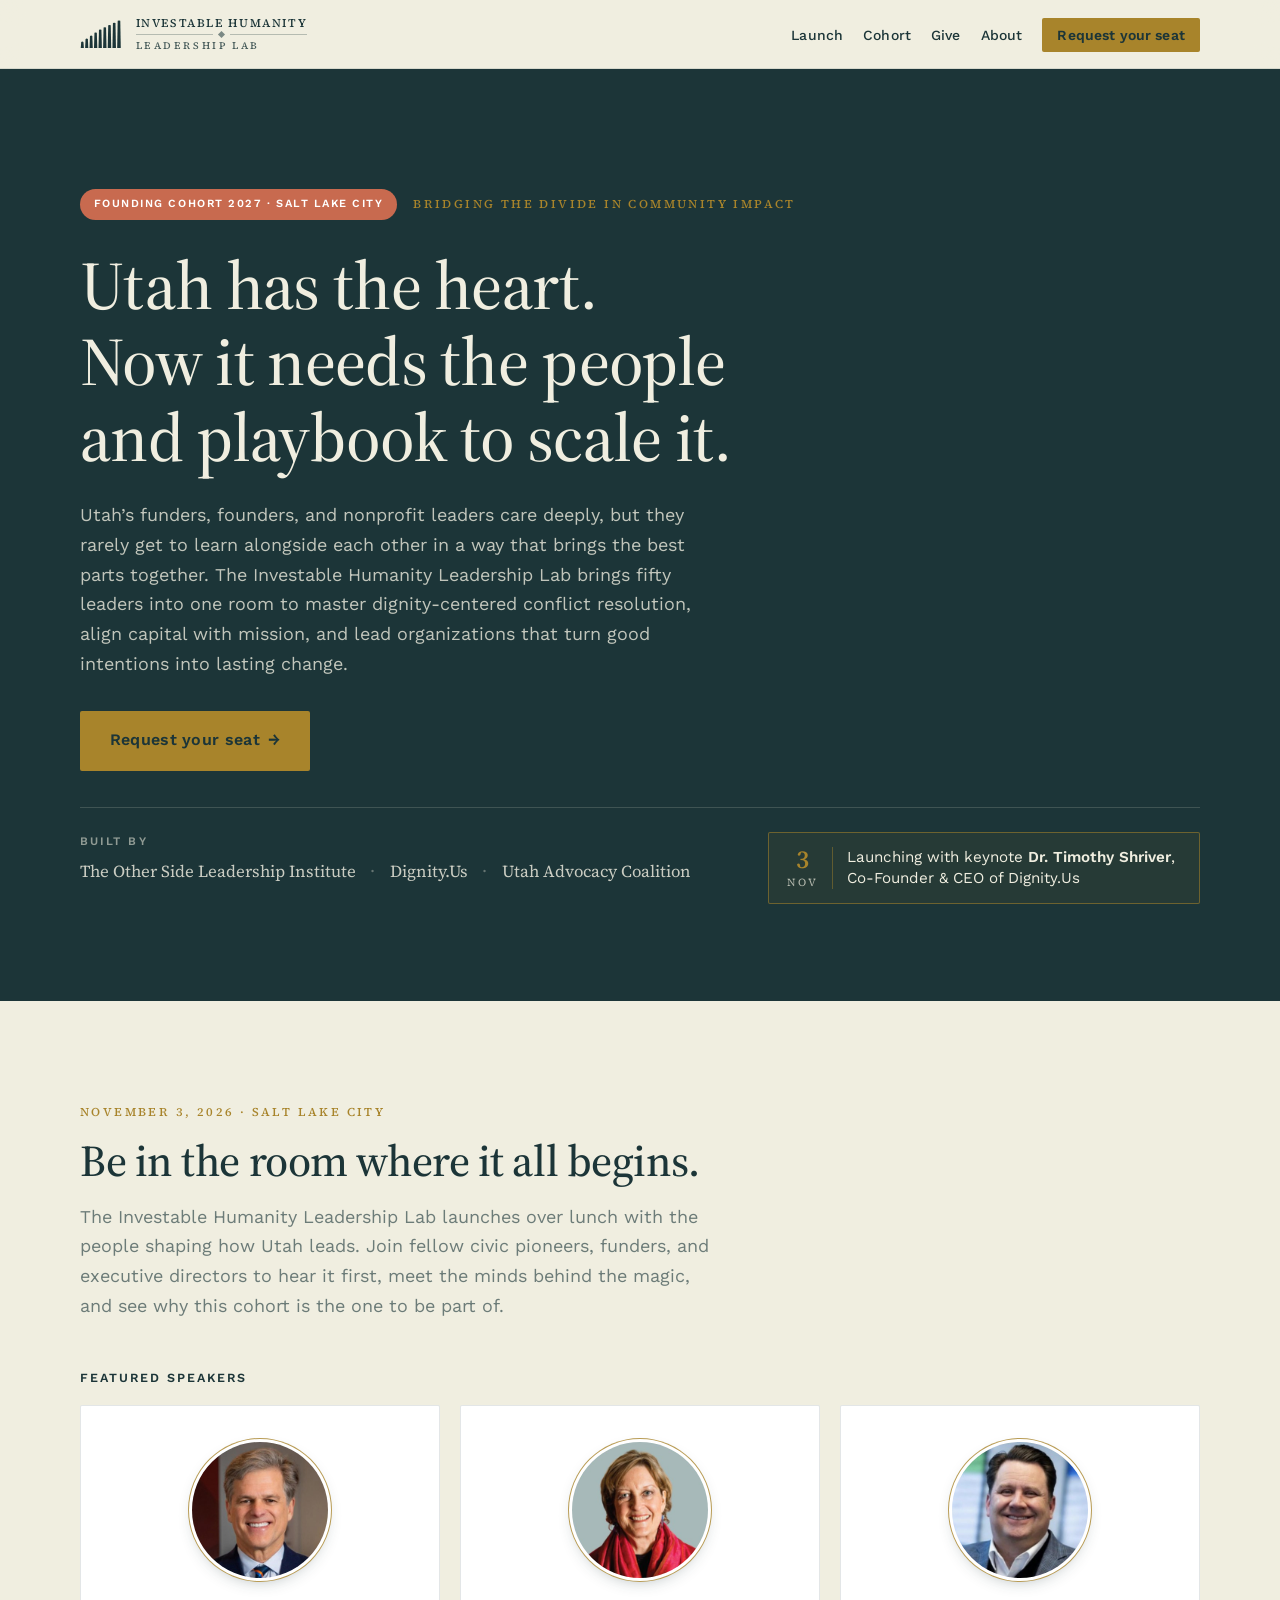
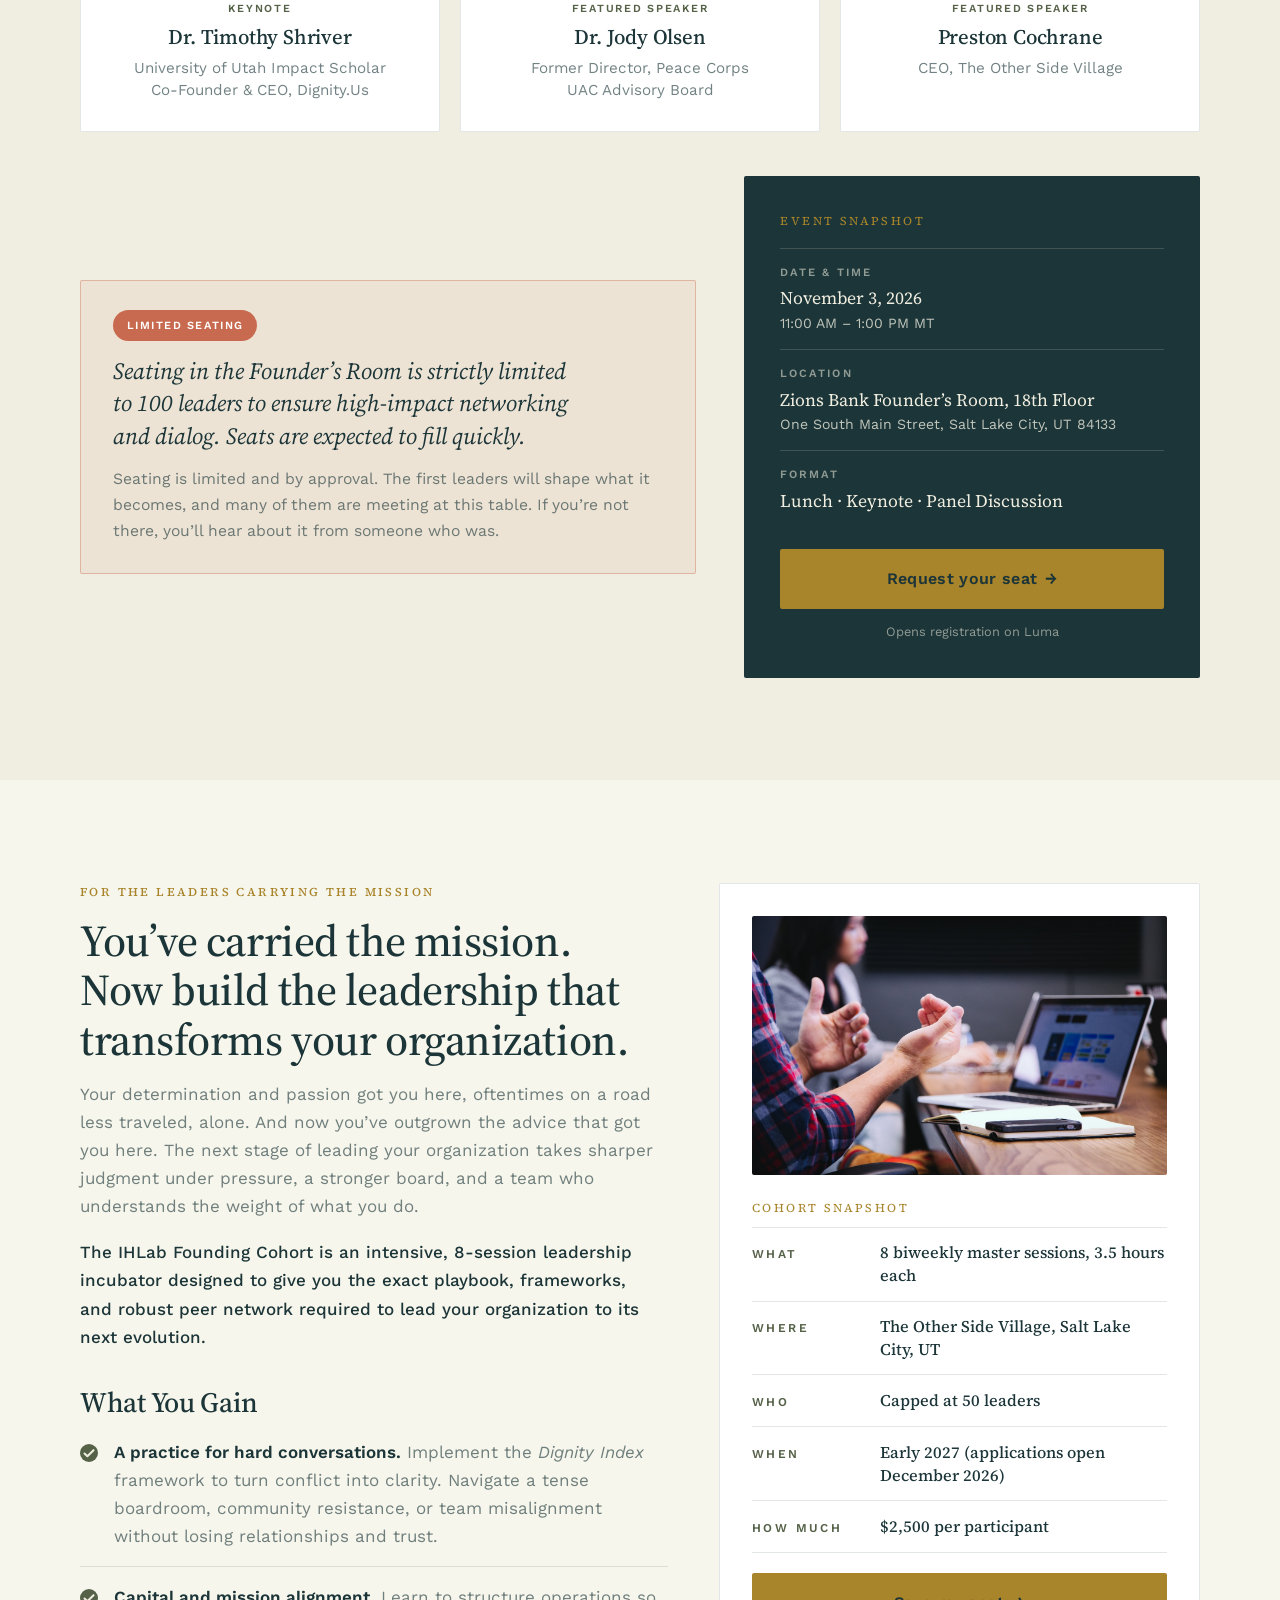
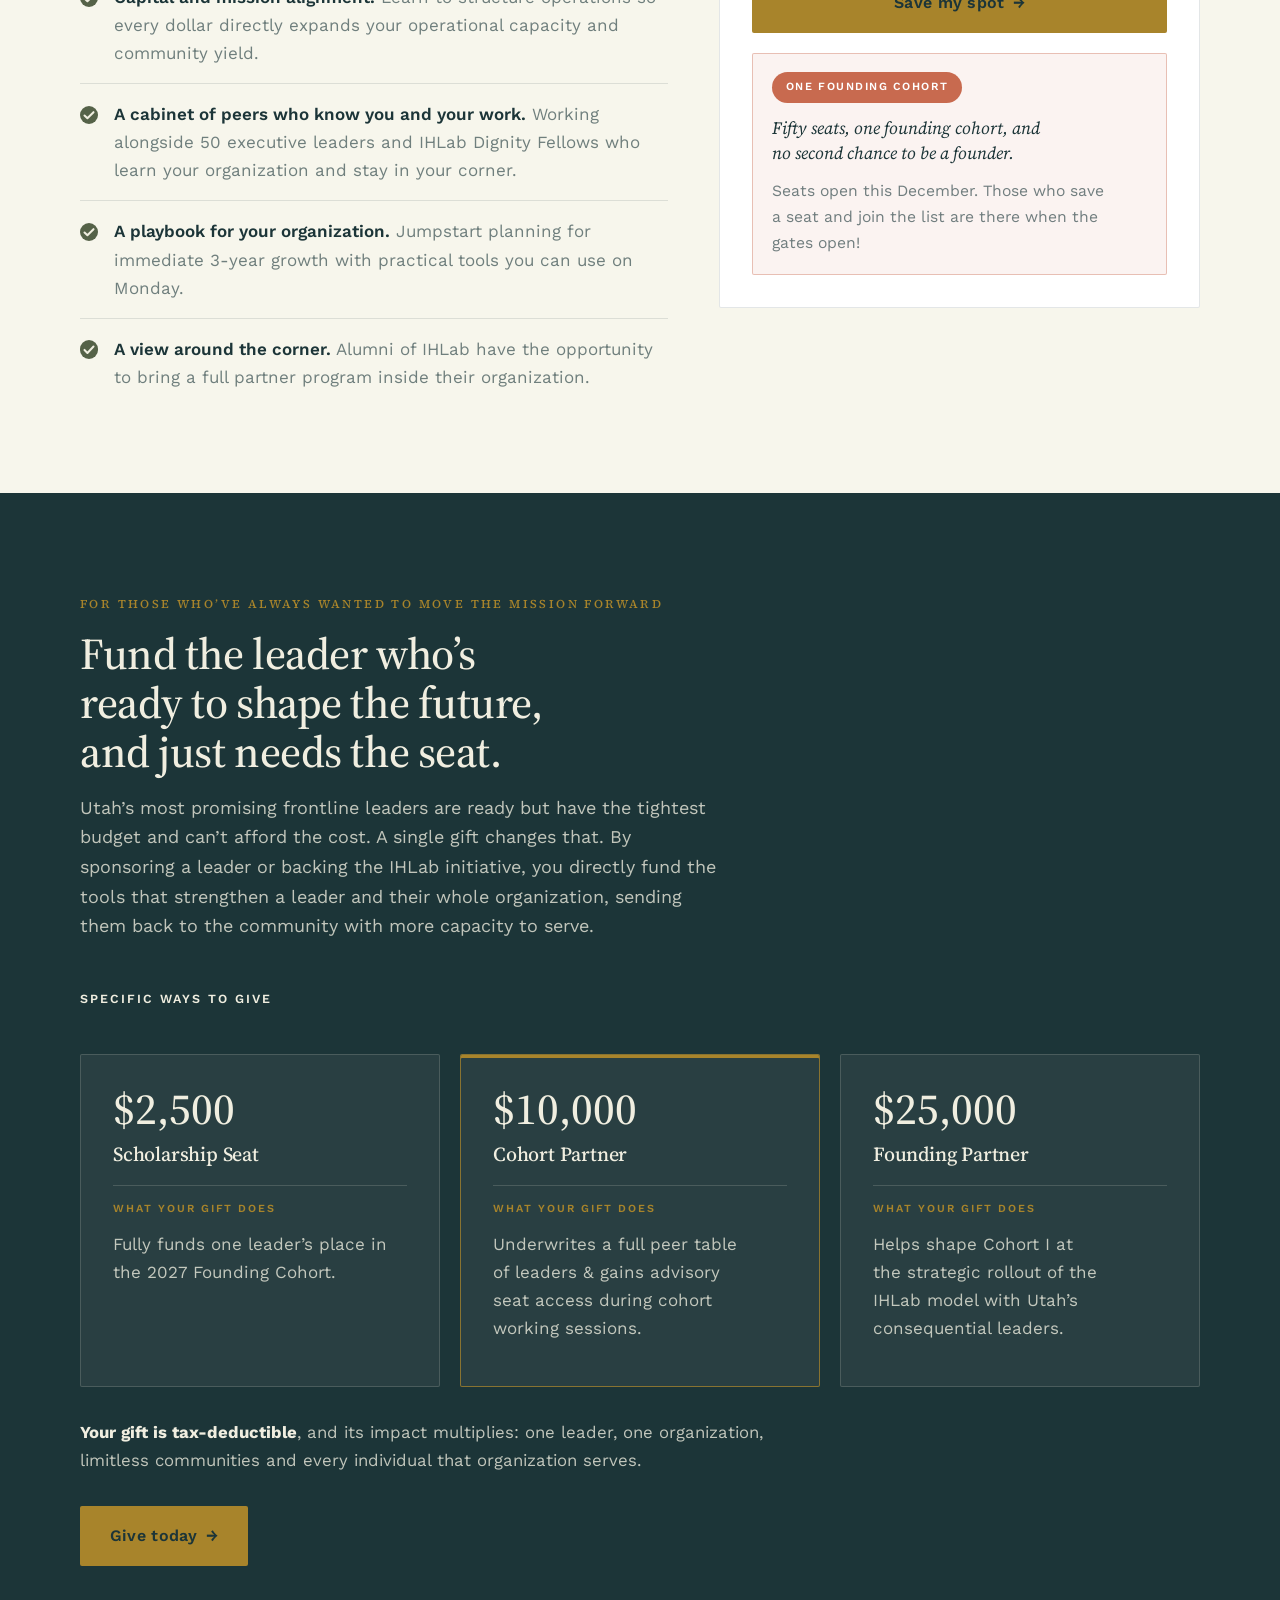
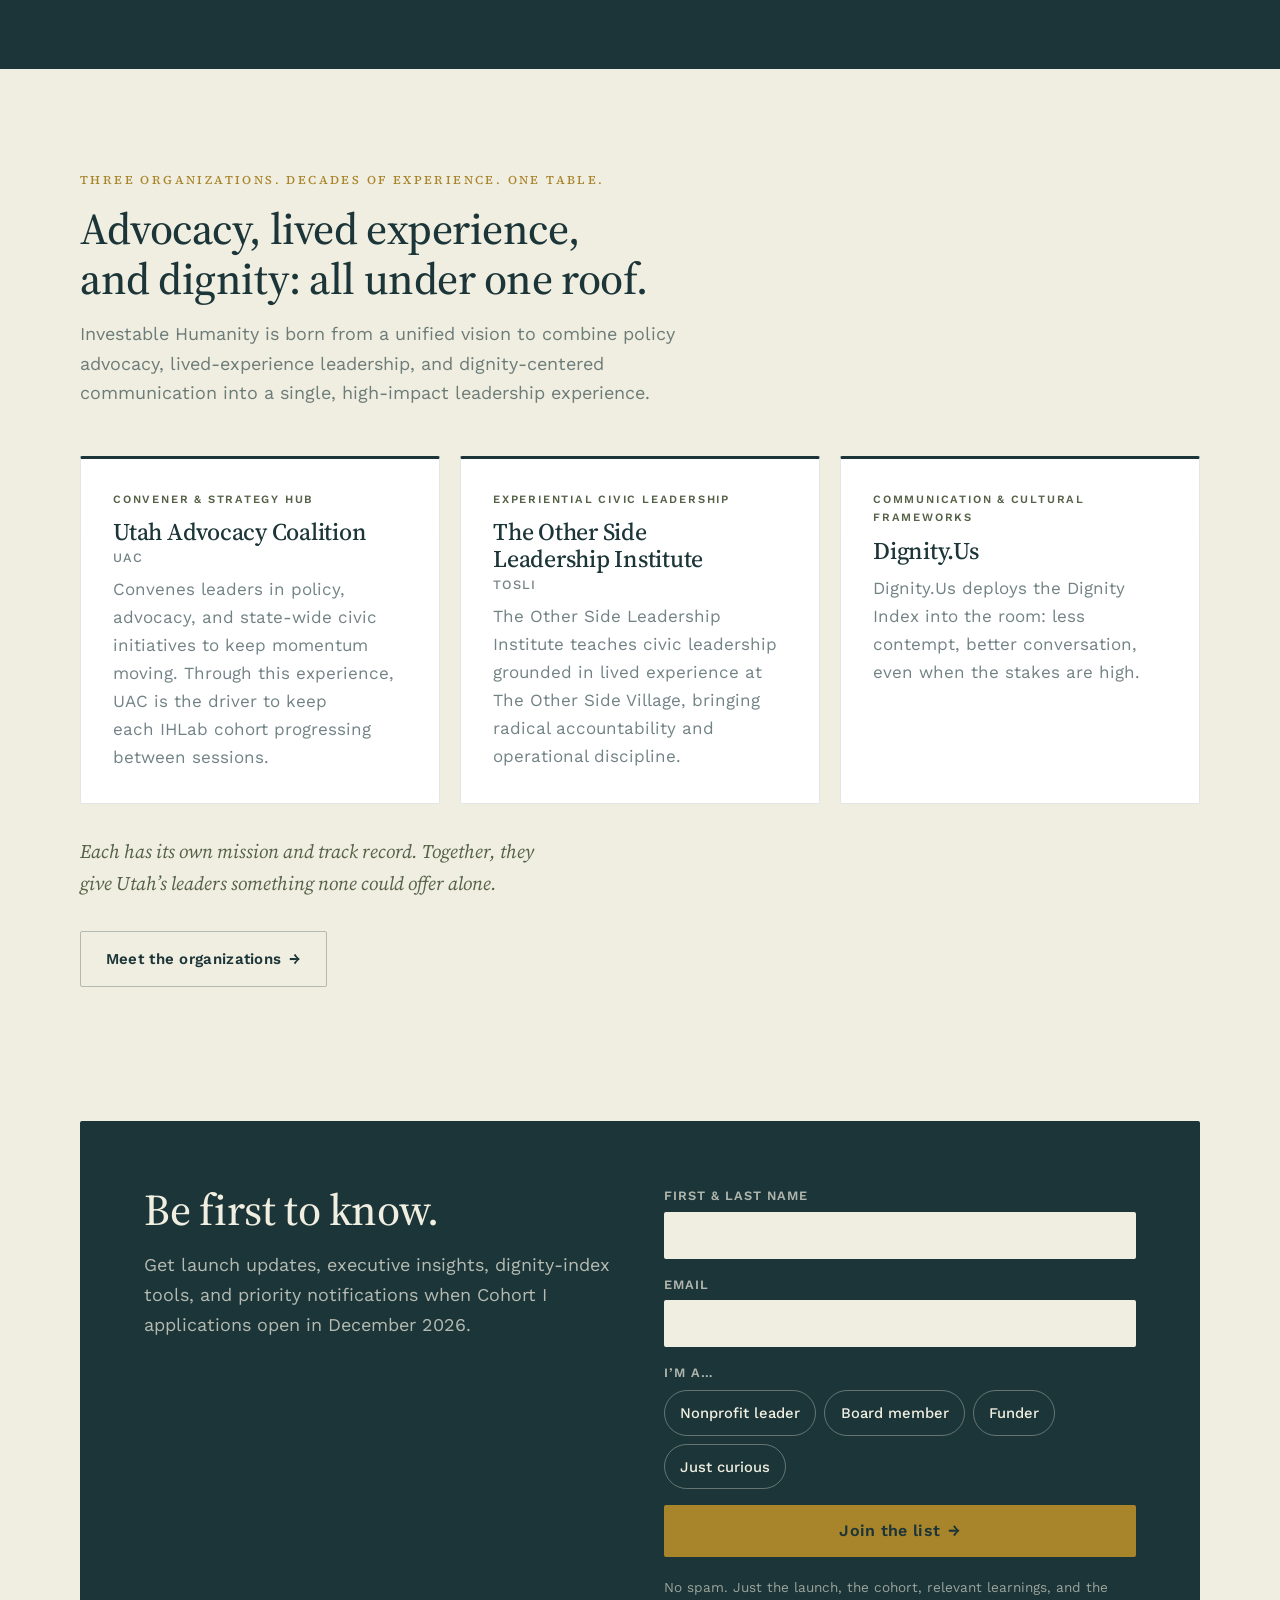
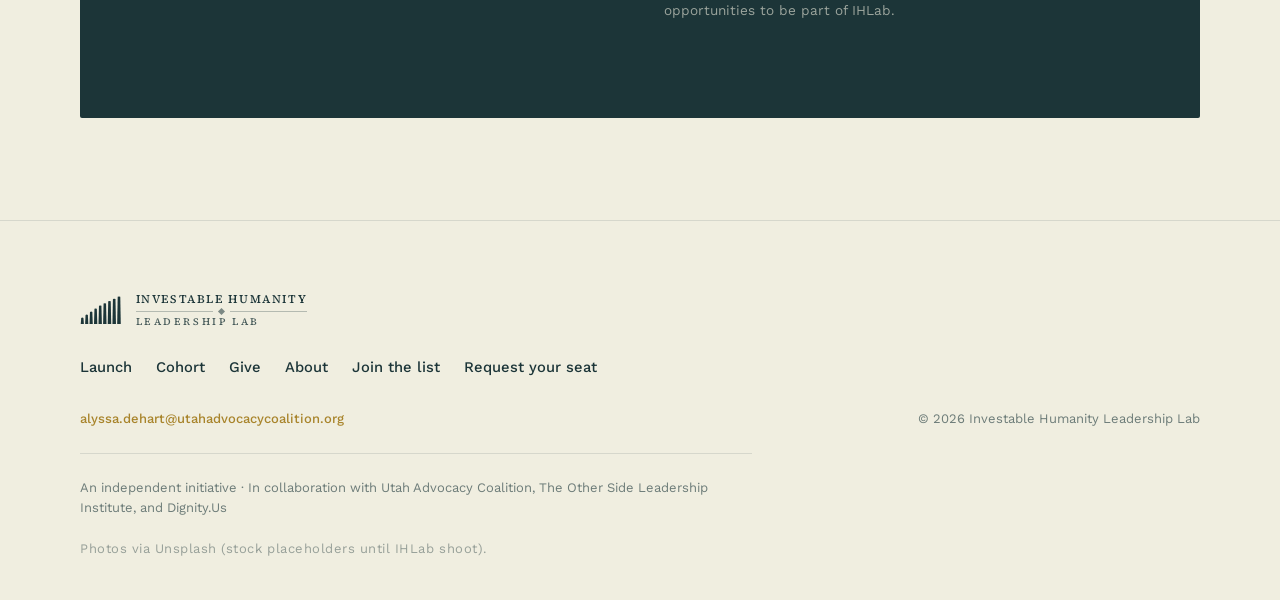
<file: v4/index.html>
<!DOCTYPE html>
<html lang="en">
<head>
  <meta charset="utf-8" />
  <meta name="viewport" content="width=device-width, initial-scale=1" />
  <meta name="robots" content="noindex, nofollow" />
  <title>Investable Humanity Leadership Lab · IHLab</title>
  <meta name="description" content="Utah has the heart. Now it needs the people and playbook to scale it. Join the IHLab launch on November 3, 2026 in Salt Lake City." />
  <meta name="theme-color" content="#1C3538" />
  <link rel="preconnect" href="https://fonts.googleapis.com" />
  <link rel="preconnect" href="https://fonts.gstatic.com" crossorigin />
  <link href="https://fonts.googleapis.com/css2?family=Source+Serif+4:ital,wght@0,500;0,600;1,500;1,600&family=Work+Sans:wght@400;500;600&display=swap" rel="stylesheet" />
  <link rel="icon" href="assets/ihlab-mark.svg" type="image/svg+xml" />
  <link rel="stylesheet" href="assets/base.css" />
  <link rel="stylesheet" href="assets/v4.css" />
</head>
<body>
  <header class="nav">
    <div class="wrap nav-inner">
      <a class="brand" href="" aria-label="IHLab home">
        <img class="brand-mark" src="assets/ihlab-mark.svg" width="42" height="28" alt="" />
        <span class="brand-text">
          <span class="top">Investable Humanity</span>
          <span class="brand-rule" aria-hidden="true"><span class="diamond"></span></span>
          <span class="bottom">Leadership Lab</span>
        </span>
      </a>
      <button class="nav-toggle" type="button" aria-expanded="false" aria-controls="nav-menu" id="nav-toggle">Menu</button>
      <ul class="nav-links" id="nav-menu">
        <li><a href="#launch">Launch</a></li>
        <li><a href="lab/">Cohort</a></li>
        <li><a href="give/">Give</a></li>
        <li><a href="about/">About</a></li>
        <li><a class="nav-cta" href="https://luma.com/up0d529v" target="_blank" rel="noopener">Request your seat</a></li>
      </ul>
    </div>
  </header>
  <main id="top">
    <section class="hero" aria-label="Introduction">
      <div class="wrap">
        <div class="hero-kicker">
          <span class="badge">Founding Cohort 2027 · Salt Lake City</span>
          <p class="hero-eyebrow">Bridging the Divide in Community Impact</p>
        </div>
        <h1>Utah has the heart. <span class="line2">Now it needs the people and playbook to scale it.</span></h1>
        <p class="lede">Utah’s funders, founders, and nonprofit leaders care deeply, but they rarely get to learn alongside each other in a way that brings the best parts together. The Investable Humanity Leadership Lab brings fifty leaders into one room to master dignity-centered conflict resolution, align capital with mission, and lead organizations that turn good intentions into lasting change.</p>
        <div class="hero-actions">
          <a class="btn btn-primary btn-lg" href="https://luma.com/up0d529v" target="_blank" rel="noopener">Request your seat <span class="arrow" aria-hidden="true">→</span></a>
        </div>
        <div class="cred-bar">
          <p class="cred-orgs"><span class="cred-label">Built by</span><span>The Other Side Leadership Institute</span><span class="dot" aria-hidden="true">·</span><span>Dignity.Us</span><span class="dot" aria-hidden="true">·</span><span>Utah Advocacy Coalition</span></p>
          <a class="keynote-callout" href="#launch">
            <span class="k-date"><b>3</b><span>Nov</span></span>
            <span>Launching with keynote <strong>Dr. Timothy Shriver</strong>, Co-Founder &amp; CEO of Dignity.Us</span>
          </a>
        </div>
      </div>
    </section>

    <section id="launch" class="band-ivory">
      <div class="wrap">
        <div class="section-head">
          <p class="section-label">November 3, 2026 · Salt Lake City</p>
          <h2>Be in the room where it all begins.</h2>
          <p class="lede">The Investable Humanity Leadership Lab launches over lunch with the people shaping how Utah leads. Join fellow civic pioneers, funders, and executive directors to hear it first, meet the minds behind the magic, and see why this cohort is the one to be part of.</p>
        </div>
        <p class="speakers-label">Featured speakers</p>
        <ul class="speakers">
            <li class="speaker">
              <img class="speaker-photo" src="assets/speakers/timothy-shriver-360.jpg" srcset="assets/speakers/timothy-shriver-360.jpg 360w, assets/speakers/timothy-shriver.jpg 640w" sizes="(max-width: 639px) 76px, (max-width: 939px) 104px, 144px" width="360" height="360" alt="Headshot of Dr. Timothy Shriver" loading="lazy" decoding="async" />
              <span class="role-tag">Keynote</span>
              <h3>Dr. Timothy Shriver</h3>
              <p class="speaker-title"><span>University of Utah Impact Scholar</span><span>Co-Founder &amp; CEO, Dignity.Us</span></p>
            </li>
            <li class="speaker">
              <img class="speaker-photo" src="assets/speakers/jody-olsen-360.jpg" srcset="assets/speakers/jody-olsen-360.jpg 360w, assets/speakers/jody-olsen.jpg 640w" sizes="(max-width: 639px) 76px, (max-width: 939px) 104px, 144px" width="360" height="360" alt="Headshot of Dr. Jody Olsen" loading="lazy" decoding="async" />
              <span class="role-tag">Featured speaker</span>
              <h3>Dr. Jody Olsen</h3>
              <p class="speaker-title"><span>Former Director, Peace Corps</span><span>UAC Advisory Board</span></p>
            </li>
            <li class="speaker">
              <img class="speaker-photo" src="assets/speakers/preston-cochrane-360.jpg" srcset="assets/speakers/preston-cochrane-360.jpg 360w, assets/speakers/preston-cochrane.jpg 640w" sizes="(max-width: 639px) 76px, (max-width: 939px) 104px, 144px" width="360" height="360" alt="Headshot of Preston Cochrane" loading="lazy" decoding="async" />
              <span class="role-tag">Featured speaker</span>
              <h3>Preston Cochrane</h3>
              <p class="speaker-title"><span>CEO, The Other Side Village</span></p>
            </li>
          </ul>
        <div class="launch-grid">
          <div class="scarcity" role="note" aria-label="Limited seating">
            <span class="badge">Limited seating</span>
            <p class="primary">Seating in the Founder’s Room is strictly limited to 100 leaders to ensure high-impact networking and dialog. Seats are expected to fill quickly.</p>
            <p class="supporting">Seating is limited and by approval. The first leaders will shape what it becomes, and many of them are meeting at this table. If you’re not there, you’ll hear about it from someone who was.</p>
          </div>
          <aside class="snapshot" aria-label="Event snapshot">
          <p class="snap-title">Event snapshot</p>
          <dl>
            <div class="row"><dt>Date &amp; time</dt><dd>November 3, 2026<small>11:00 AM – 1:00 PM MT</small></dd></div>
            <div class="row"><dt>Location</dt><dd>Zions Bank Founder’s Room, 18th Floor<small>One South Main Street, Salt Lake City, UT 84133</small></dd></div>
            <div class="row"><dt>Format</dt><dd>Lunch · Keynote · Panel Discussion</dd></div>
          </dl>
          <a class="btn btn-primary btn-lg" href="https://luma.com/up0d529v" target="_blank" rel="noopener">Request your seat <span class="arrow" aria-hidden="true">→</span></a>
          <p class="fine">Opens registration on Luma</p>
        </aside>
        </div>
      </div>
    </section>

    <section id="cohort" class="band-paper">
      <div class="wrap">
        <div class="cohort-grid">
          <div>
            <p class="section-label">For the leaders carrying the mission</p>
            <h2>You’ve carried the mission. Now build the leadership that transforms your organization.</h2>
            <div class="body-copy">
              <p>Your determination and passion got you here, oftentimes on a road less traveled, alone. And now you’ve outgrown the advice that got you here. The next stage of leading your organization takes sharper judgment under pressure, a stronger board, and a team who understands the weight of what you do.</p>
              <p class="strong">The IHLab Founding Cohort is an intensive, 8-session leadership incubator designed to give you the exact playbook, frameworks, and robust peer network required to lead your organization to its next evolution.</p>
            </div>
            <h3 class="gain-title">What You Gain</h3>
            <ul class="gains">
            <li><strong>A practice for hard conversations.</strong> Implement the <em>Dignity Index</em> framework to turn conflict into clarity. Navigate a tense boardroom, community resistance, or team misalignment without losing relationships and trust.</li>
            <li><strong>Capital and mission alignment.</strong> Learn to structure operations so every dollar directly expands your operational capacity and community yield.</li>
            <li><strong>A cabinet of peers who know you and your work.</strong> Working alongside 50 executive leaders and IHLab Dignity Fellows who learn your organization and stay in your corner.</li>
            <li><strong>A playbook for your organization.</strong> Jumpstart planning for immediate 3&#8209;year growth with practical tools you can use on Monday.</li>
            <li><strong>A view around the corner.</strong> Alumni of IHLab have the opportunity to bring a full partner program inside their organization.</li>
          </ul>
          </div>
          <aside class="snap-card" aria-label="Cohort snapshot">
            <figure class="snap-media"><img src="assets/photos/table-dialogue.jpg" alt="Peers in focused dialogue around a shared table" width="1400" height="933" loading="lazy" decoding="async" /></figure>
            <p class="snap-title">Cohort snapshot</p>
            <dl class="stats">
              <div class="stat"><dt>What</dt><dd>8 biweekly master sessions, 3.5 hours each</dd></div>
              <div class="stat"><dt>Where</dt><dd>The Other Side Village, Salt Lake City, UT</dd></div>
              <div class="stat"><dt>Who</dt><dd>Capped at 50 leaders</dd></div>
              <div class="stat"><dt>When</dt><dd>Early 2027 (applications open December 2026)</dd></div>
              <div class="stat"><dt>How much</dt><dd>$2,500 per participant</dd></div>
            </dl>
            <a class="btn btn-primary btn-lg" href="lab/">Save my spot <span class="arrow" aria-hidden="true">→</span></a>
            <div class="scarcity" role="note" aria-label="One founding cohort">
              <span class="badge">One founding cohort</span>
              <p class="primary">Fifty seats, one founding cohort, and no second chance to be a founder.</p>
              <p class="supporting">Seats open this December. Those who save a seat and join the list are there when the gates open!</p>
            </div>
          </aside>
        </div>
      </div>
    </section>

    <section id="give" class="band-navy">
      <div class="wrap">
        <div class="section-head">
          <p class="section-label">For those who’ve always wanted to move the mission forward</p>
          <h2>Fund the leader who’s ready to shape the future, and just needs the seat.</h2>
          <p class="lede">Utah’s most promising frontline leaders are ready but have the tightest budget and can’t afford the cost. A single gift changes that. By sponsoring a leader or backing the IHLab initiative, you directly fund the tools that strengthen a leader and their whole organization, sending them back to the community with more capacity to serve.</p>
        </div>
        <p class="speakers-label" style="color:var(--ivory);">Specific ways to give</p>
        <div class="tiers">
          <article class="tier">
            <div class="amount">$2,500</div>
            <h3 class="tier-name">Scholarship Seat</h3>
            <p class="does-label">What your gift does</p>
            <p>Fully funds one leader’s place in the 2027 Founding Cohort.</p>
            <span class="spacer"></span>
          </article>
          <article class="tier featured">
            <div class="amount">$10,000</div>
            <h3 class="tier-name">Cohort Partner</h3>
            <p class="does-label">What your gift does</p>
            <p>Underwrites a full peer table of leaders &amp; gains advisory seat access during cohort working sessions.</p>
            <span class="spacer"></span>
          </article>
          <article class="tier">
            <div class="amount">$25,000</div>
            <h3 class="tier-name">Founding Partner</h3>
            <p class="does-label">What your gift does</p>
            <p>Helps shape Cohort I at the strategic rollout of the IHLab model with Utah’s consequential leaders.</p>
            <span class="spacer"></span>
          </article>
        </div>
        <p class="give-note"><strong>Your gift is tax-deductible</strong>, and its impact multiplies: one leader, one organization, limitless communities and every individual that organization serves.</p>
        <div class="cta-row"><a class="btn btn-primary btn-lg" href="give/">Give today <span class="arrow" aria-hidden="true">→</span></a></div>
      </div>
    </section>

    <section id="coalition" class="band-ivory">
      <div class="wrap">
        <div class="section-head">
          <p class="section-label">Three organizations. Decades of experience. One table.</p>
          <h2>Advocacy, lived experience, and dignity: all under one roof.</h2>
          <p class="lede">Investable Humanity is born from a unified vision to combine policy advocacy, lived-experience leadership, and dignity-centered communication into a single, high-impact leadership experience.</p>
        </div>
        <ul class="trio">
          <li class="org">
            <p class="org-role">Convener &amp; Strategy Hub</p>
            <h3>Utah Advocacy Coalition<small>UAC</small></h3>
            <p>Convenes leaders in policy, advocacy, and state-wide civic initiatives to keep momentum moving. Through this experience, UAC is the driver to keep each IHLab cohort progressing between sessions.</p>
            
          </li>
          <li class="org">
            <p class="org-role">Experiential Civic Leadership</p>
            <h3>The Other Side Leadership Institute<small>TOSLI</small></h3>
            <p>The Other Side Leadership Institute teaches civic leadership grounded in lived experience at The Other Side Village, bringing radical accountability and operational discipline.</p>
            
          </li>
          <li class="org">
            <p class="org-role">Communication &amp; Cultural Frameworks</p>
            <h3>Dignity.Us</h3>
            <p>Dignity.Us deploys the Dignity Index into the room: less contempt, better conversation, even when the stakes are high.</p>
            
          </li>
        </ul>
        <p class="coalition-close">Each has its own mission and track record. Together, they give Utah’s leaders something none could offer alone.</p>
        <div class="cta-row"><a class="btn btn-ghost" href="about/">Meet the organizations <span class="arrow" aria-hidden="true">→</span></a></div>
      </div>
    </section>

    <section id="join" class="band-ivory join-panel">
      <div class="wrap">
        <div class="panel">
          <div class="panel-grid">
            <div>
              
              <h2>Be first to know.</h2>
              <p class="lede">Get launch updates, executive insights, dignity-index tools, and priority notifications when Cohort I applications open in December 2026.</p>
            </div>
            <form class="form join-form" novalidate>
              <label>First &amp; last name
                <input type="text" name="name" required autocomplete="name" />
              </label>
              <label>Email
                <input type="email" name="email" required autocomplete="email" />
              </label>
              <fieldset class="role-group">
                <legend>I’m a…</legend>
                <div class="chips">
                <label class="chip"><input type="radio" name="role" value="Nonprofit leader" required /><span>Nonprofit leader</span></label>
<label class="chip"><input type="radio" name="role" value="Board member" required /><span>Board member</span></label>
<label class="chip"><input type="radio" name="role" value="Funder" required /><span>Funder</span></label>
<label class="chip"><input type="radio" name="role" value="Just curious" required /><span>Just curious</span></label>
                </div>
              </fieldset>
              <button class="btn btn-primary btn-lg" type="submit">Join the list <span class="arrow" aria-hidden="true">→</span></button>
              <p class="micro">No spam. Just the launch, the cohort, relevant learnings, and the opportunities to be part of IHLab.</p>
              <p class="form-status" aria-live="polite"></p>
            </form>
          </div>
        </div>
      </div>
    </section>
  </main>
  <footer class="footer">
    <div class="wrap">
      <a class="brand" href="" aria-label="IHLab home">
        <img class="brand-mark" src="assets/ihlab-mark.svg" width="42" height="28" alt="" />
        <span class="brand-text">
          <span class="top">Investable Humanity</span>
          <span class="brand-rule" aria-hidden="true"><span class="diamond"></span></span>
          <span class="bottom">Leadership Lab</span>
        </span>
      </a>
      <ul class="footer-nav">
        <li><a href="#launch">Launch</a></li>
        <li><a href="lab/">Cohort</a></li>
        <li><a href="give/">Give</a></li>
        <li><a href="about/">About</a></li>
        <li><a href="#join">Join the list</a></li>
        <li><a href="https://luma.com/up0d529v" target="_blank" rel="noopener">Request your seat</a></li>
      </ul>
      <div class="footer-meta">
        <div><a href="mailto:alyssa.dehart@utahadvocacycoalition.org">alyssa.dehart@utahadvocacycoalition.org</a></div>
        <div>© <span id="year">2026</span> Investable Humanity Leadership Lab</div>
      </div>
      <p class="footer-legal">An independent initiative · In collaboration with Utah Advocacy Coalition, The Other Side Leadership Institute, and Dignity.Us</p>
      <p class="photo-credit">Photos via Unsplash (stock placeholders until IHLab shoot).</p>
    </div>
  </footer>
  <div class="mobile-cta" aria-hidden="false">
    <span class="mc-text"><b>Nov 3 · Launch luncheon</b>Limited to 100 leaders</span>
    <a class="btn btn-primary" href="https://luma.com/up0d529v" target="_blank" rel="noopener">Request your seat</a>
  </div>
  <script src="assets/site.js" defer></script>
</body>
</html>
</file>
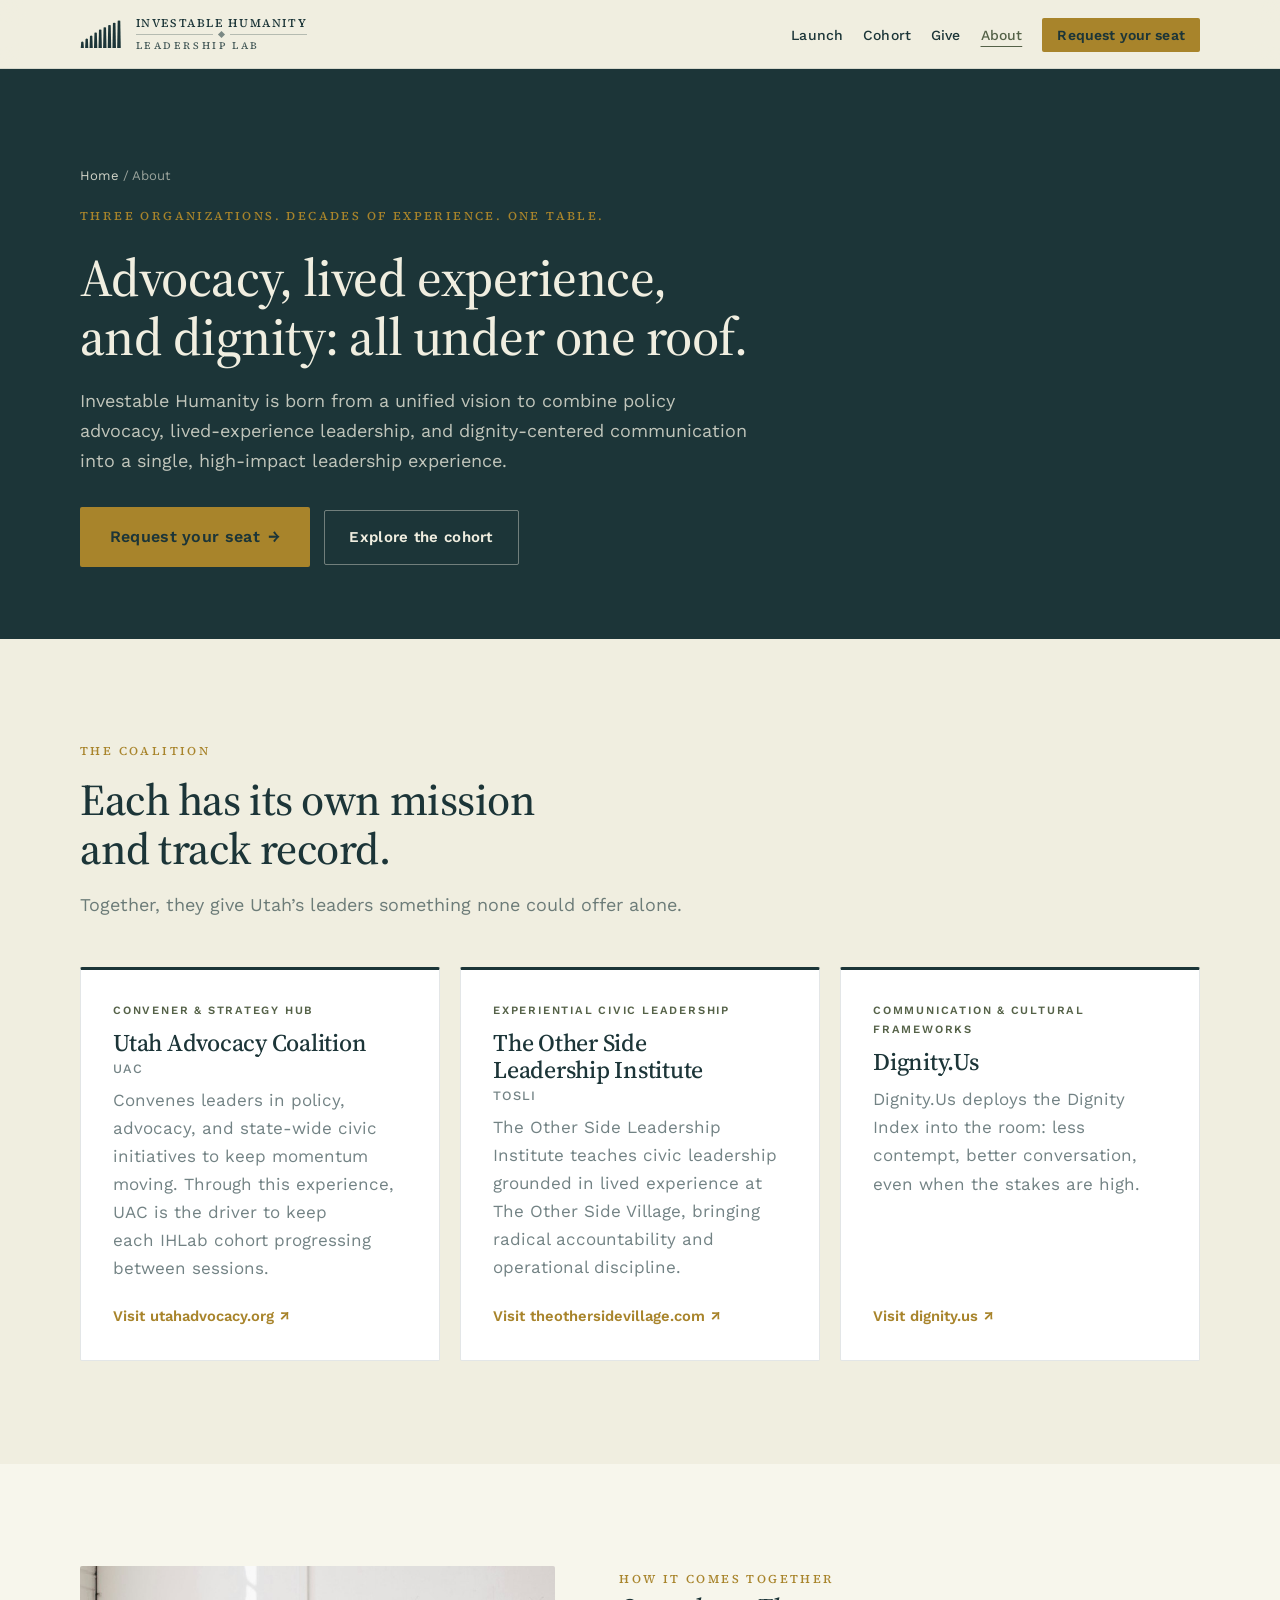
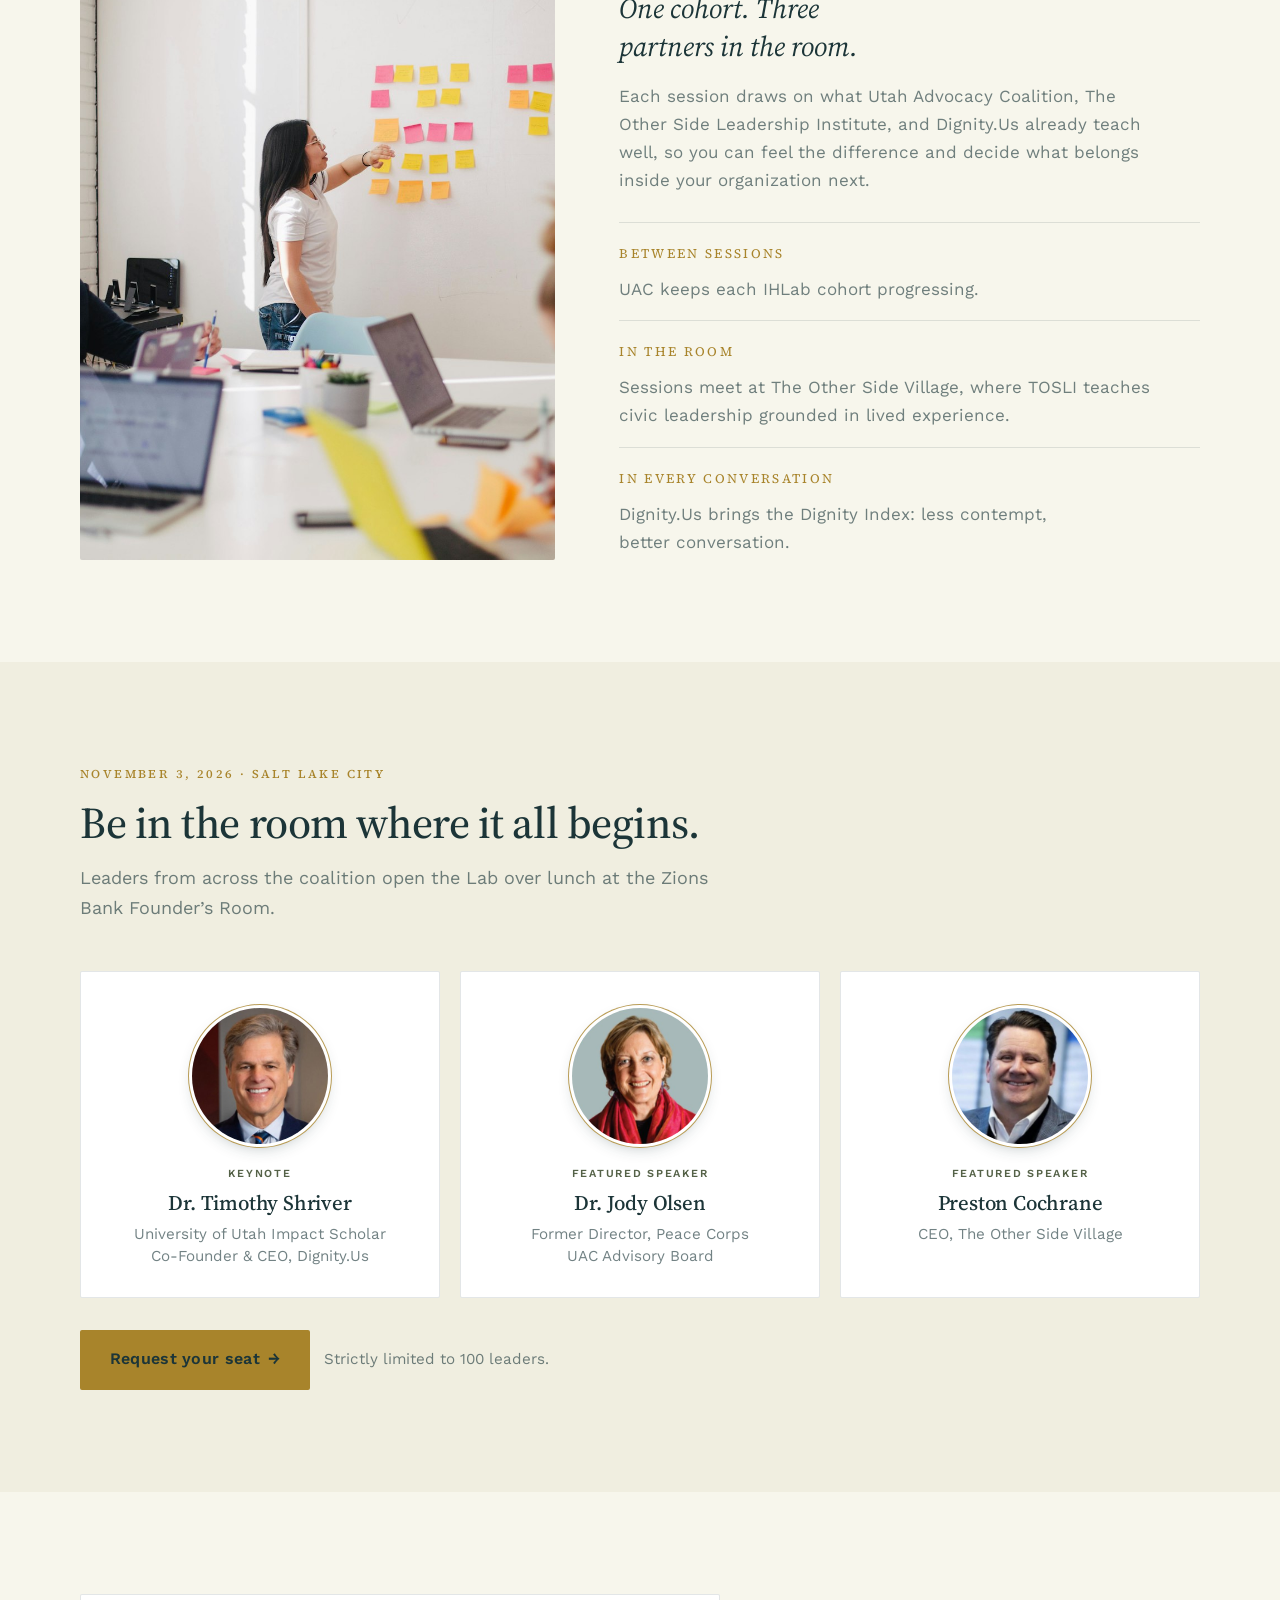
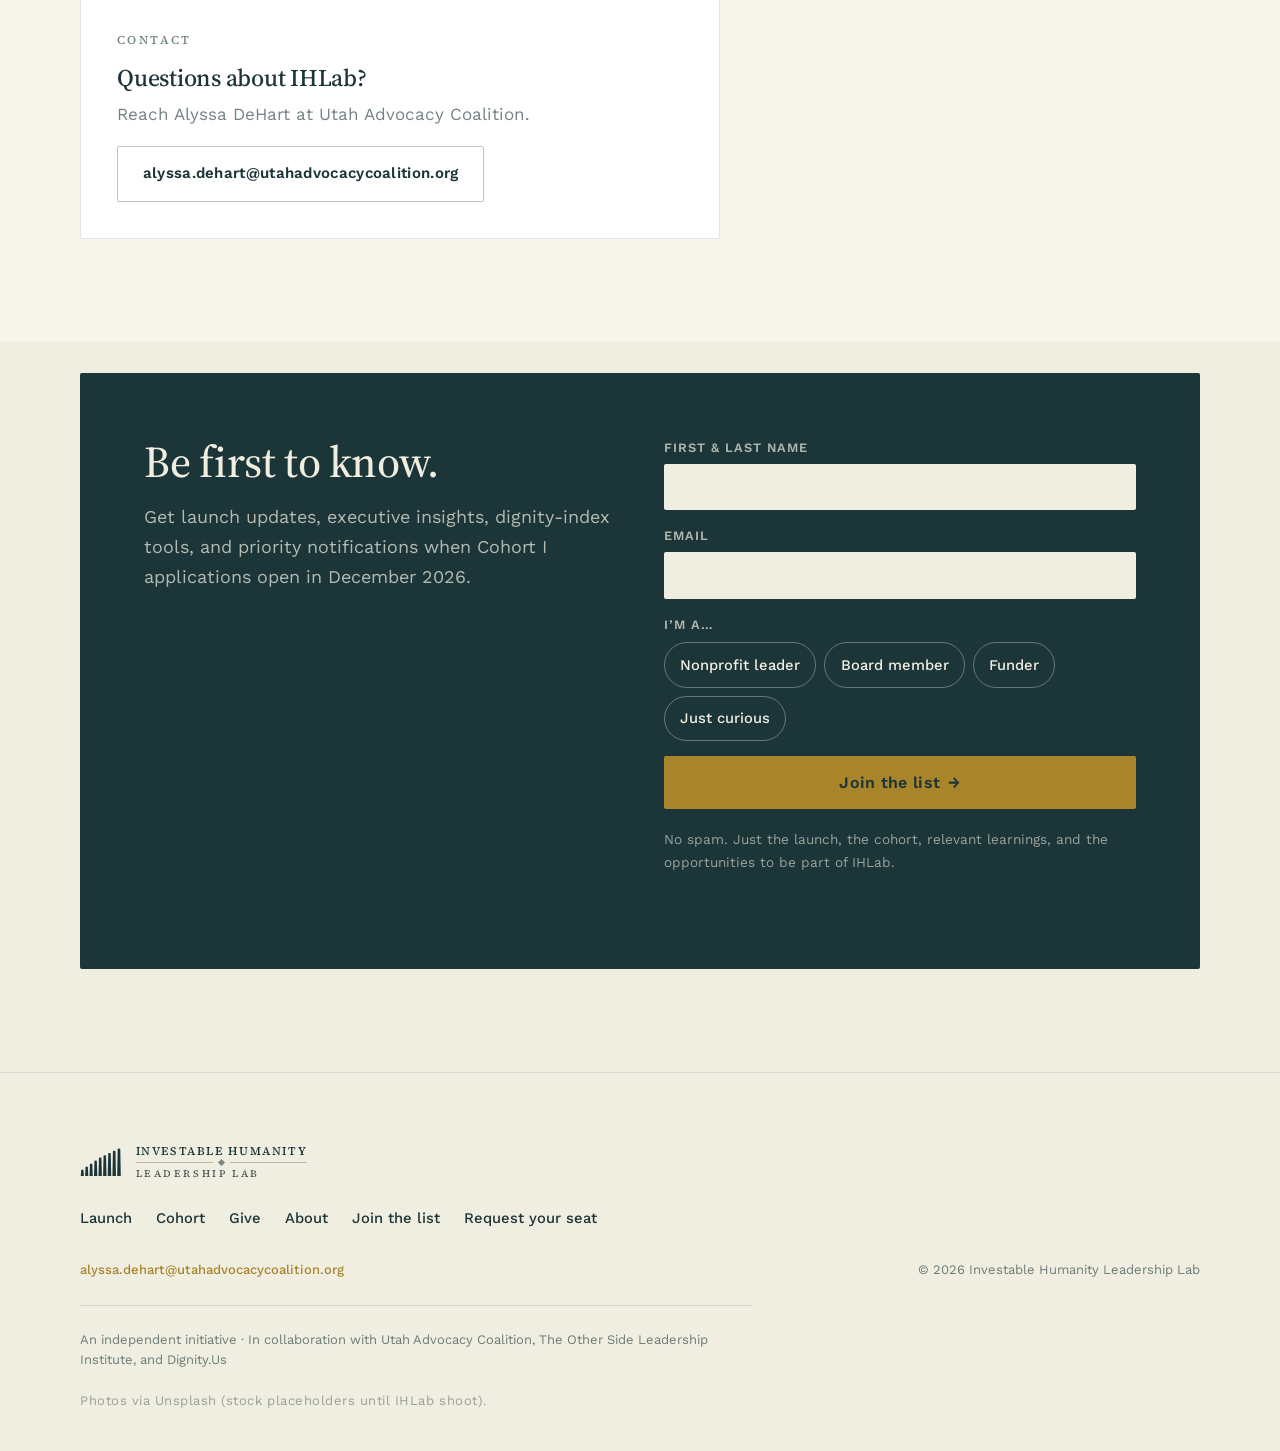
<file: v4/about/index.html>
<!DOCTYPE html>
<html lang="en">
<head>
  <meta charset="utf-8" />
  <meta name="viewport" content="width=device-width, initial-scale=1" />
  <meta name="robots" content="noindex, nofollow" />
  <title>About the Coalition · IHLab</title>
  <meta name="description" content="Investable Humanity Leadership Lab brings together Utah Advocacy Coalition, The Other Side Leadership Institute, and Dignity.Us." />
  <meta name="theme-color" content="#1C3538" />
  <link rel="preconnect" href="https://fonts.googleapis.com" />
  <link rel="preconnect" href="https://fonts.gstatic.com" crossorigin />
  <link href="https://fonts.googleapis.com/css2?family=Source+Serif+4:ital,wght@0,500;0,600;1,500;1,600&family=Work+Sans:wght@400;500;600&display=swap" rel="stylesheet" />
  <link rel="icon" href="../assets/ihlab-mark.svg" type="image/svg+xml" />
  <link rel="stylesheet" href="../assets/base.css" />
  <link rel="stylesheet" href="../assets/v4.css" />
</head>
<body>
  <header class="nav">
    <div class="wrap nav-inner">
      <a class="brand" href="../" aria-label="IHLab home">
        <img class="brand-mark" src="../assets/ihlab-mark.svg" width="42" height="28" alt="" />
        <span class="brand-text">
          <span class="top">Investable Humanity</span>
          <span class="brand-rule" aria-hidden="true"><span class="diamond"></span></span>
          <span class="bottom">Leadership Lab</span>
        </span>
      </a>
      <button class="nav-toggle" type="button" aria-expanded="false" aria-controls="nav-menu" id="nav-toggle">Menu</button>
      <ul class="nav-links" id="nav-menu">
        <li><a href="../#launch">Launch</a></li>
        <li><a href="../lab/">Cohort</a></li>
        <li><a href="../give/">Give</a></li>
        <li><a href="../about/" aria-current="page">About</a></li>
        <li><a class="nav-cta" href="https://luma.com/up0d529v" target="_blank" rel="noopener">Request your seat</a></li>
      </ul>
    </div>
  </header>
    <section class="page-hero">
      <div class="wrap">
        <p class="crumbs"><a href="../">Home</a> / About</p>
        <div class="hero-kicker"><p class="hero-eyebrow">Three organizations. Decades of experience. One table.</p></div>
        <h1>Advocacy, lived experience, and dignity: all under one roof.</h1>
        <p class="lede">Investable Humanity is born from a unified vision to combine policy advocacy, lived-experience leadership, and dignity-centered communication into a single, high-impact leadership experience.</p>
        <div class="cta-row"><a class="btn btn-primary btn-lg" href="https://luma.com/up0d529v" target="_blank" rel="noopener">Request your seat <span class="arrow" aria-hidden="true">→</span></a><a class="btn btn-ghost btn-on-dark" href="../lab/">Explore the cohort</a></div>
      </div>
    </section>
  <main>
    <section id="coalition" class="band-ivory">
      <div class="wrap">
        <div class="section-head">
          <p class="section-label">The coalition</p>
          <h2>Each has its own mission and track record.</h2>
          <p class="lede">Together, they give Utah’s leaders something none could offer alone.</p>
        </div>
        <ul class="trio">
          <li class="org">
            <p class="org-role">Convener &amp; Strategy Hub</p>
            <h3>Utah Advocacy Coalition<small>UAC</small></h3>
            <p>Convenes leaders in policy, advocacy, and state-wide civic initiatives to keep momentum moving. Through this experience, UAC is the driver to keep each IHLab cohort progressing between sessions.</p>
            <a class="org-link" href="https://utahadvocacy.org" target="_blank" rel="noopener noreferrer">Visit utahadvocacy.org ↗</a>
          </li>
          <li class="org">
            <p class="org-role">Experiential Civic Leadership</p>
            <h3>The Other Side Leadership Institute<small>TOSLI</small></h3>
            <p>The Other Side Leadership Institute teaches civic leadership grounded in lived experience at The Other Side Village, bringing radical accountability and operational discipline.</p>
            <a class="org-link" href="https://theothersidevillage.com/the-other-side-leadership-institute/" target="_blank" rel="noopener noreferrer">Visit theothersidevillage.com ↗</a>
          </li>
          <li class="org">
            <p class="org-role">Communication &amp; Cultural Frameworks</p>
            <h3>Dignity.Us</h3>
            <p>Dignity.Us deploys the Dignity Index into the room: less contempt, better conversation, even when the stakes are high.</p>
            <a class="org-link" href="https://dignity.us" target="_blank" rel="noopener noreferrer">Visit dignity.us ↗</a>
          </li>
        </ul>
      </div>
    </section>

    <section id="together" class="band-paper">
      <div class="wrap">
        <div class="split">
          <figure class="split-media"><img src="../assets/photos/lounge-diverse.jpg" alt="Workshop group collaborating with shared notes and dialogue" width="1600" height="1067" loading="lazy" decoding="async" /></figure>
          <div class="split-copy">
            <p class="section-label">How it comes together</p>
            <p class="human-line">One cohort. Three partners in the room.</p>
            <p>Each session draws on what Utah Advocacy Coalition, The Other Side Leadership Institute, and Dignity.Us already teach well, so you can feel the difference and decide what belongs inside your organization next.</p>
            <ol class="moves" style="grid-template-columns:1fr;gap:1.1rem;margin-top:1.75rem;">
              <li><div class="num">Between sessions</div><p>UAC keeps each IHLab cohort progressing.</p></li>
              <li><div class="num">In the room</div><p>Sessions meet at The Other Side Village, where TOSLI teaches civic leadership grounded in lived experience.</p></li>
              <li><div class="num">In every conversation</div><p>Dignity.Us brings the Dignity Index: less contempt, better conversation.</p></li>
            </ol>
          </div>
        </div>
      </div>
    </section>

    <section id="speakers" class="band-ivory">
      <div class="wrap">
        <div class="section-head">
          <p class="section-label">November 3, 2026 · Salt Lake City</p>
          <h2>Be in the room where it all begins.</h2>
          <p class="lede">Leaders from across the coalition open the Lab over lunch at the Zions Bank Founder’s Room.</p>
        </div>
        <ul class="speakers">
            <li class="speaker">
              <img class="speaker-photo" src="../assets/speakers/timothy-shriver-360.jpg" srcset="../assets/speakers/timothy-shriver-360.jpg 360w, ../assets/speakers/timothy-shriver.jpg 640w" sizes="(max-width: 639px) 76px, (max-width: 939px) 104px, 144px" width="360" height="360" alt="Headshot of Dr. Timothy Shriver" loading="lazy" decoding="async" />
              <span class="role-tag">Keynote</span>
              <h3>Dr. Timothy Shriver</h3>
              <p class="speaker-title"><span>University of Utah Impact Scholar</span><span>Co-Founder &amp; CEO, Dignity.Us</span></p>
            </li>
            <li class="speaker">
              <img class="speaker-photo" src="../assets/speakers/jody-olsen-360.jpg" srcset="../assets/speakers/jody-olsen-360.jpg 360w, ../assets/speakers/jody-olsen.jpg 640w" sizes="(max-width: 639px) 76px, (max-width: 939px) 104px, 144px" width="360" height="360" alt="Headshot of Dr. Jody Olsen" loading="lazy" decoding="async" />
              <span class="role-tag">Featured speaker</span>
              <h3>Dr. Jody Olsen</h3>
              <p class="speaker-title"><span>Former Director, Peace Corps</span><span>UAC Advisory Board</span></p>
            </li>
            <li class="speaker">
              <img class="speaker-photo" src="../assets/speakers/preston-cochrane-360.jpg" srcset="../assets/speakers/preston-cochrane-360.jpg 360w, ../assets/speakers/preston-cochrane.jpg 640w" sizes="(max-width: 639px) 76px, (max-width: 939px) 104px, 144px" width="360" height="360" alt="Headshot of Preston Cochrane" loading="lazy" decoding="async" />
              <span class="role-tag">Featured speaker</span>
              <h3>Preston Cochrane</h3>
              <p class="speaker-title"><span>CEO, The Other Side Village</span></p>
            </li>
          </ul>
        <div class="cta-row"><a class="btn btn-primary btn-lg" href="https://luma.com/up0d529v" target="_blank" rel="noopener">Request your seat <span class="arrow" aria-hidden="true">→</span></a><span style="color:var(--muted);font-size:0.95rem;">Strictly limited to 100 leaders.</span></div>
      </div>
    </section>

    <section id="contact" class="band-paper">
      <div class="wrap">
        <div class="contact-card" style="max-width:40rem;">
          <p class="section-label">Contact</p>
          <h3>Questions about IHLab?</h3>
          <p>Reach Alyssa DeHart at Utah Advocacy Coalition.</p>
          <a class="btn btn-ghost" href="mailto:alyssa.dehart@utahadvocacycoalition.org?subject=IHLab%20question">alyssa.dehart@utahadvocacycoalition.org</a>
        </div>
      </div>
    </section>

    <section id="join" class="band-ivory join-panel">
      <div class="wrap">
        <div class="panel">
          <div class="panel-grid">
            <div>
              
              <h2>Be first to know.</h2>
              <p class="lede">Get launch updates, executive insights, dignity-index tools, and priority notifications when Cohort I applications open in December 2026.</p>
            </div>
            <form class="form join-form" novalidate>
              <label>First &amp; last name
                <input type="text" name="name" required autocomplete="name" />
              </label>
              <label>Email
                <input type="email" name="email" required autocomplete="email" />
              </label>
              <fieldset class="role-group">
                <legend>I’m a…</legend>
                <div class="chips">
                <label class="chip"><input type="radio" name="role" value="Nonprofit leader" required /><span>Nonprofit leader</span></label>
<label class="chip"><input type="radio" name="role" value="Board member" required /><span>Board member</span></label>
<label class="chip"><input type="radio" name="role" value="Funder" required /><span>Funder</span></label>
<label class="chip"><input type="radio" name="role" value="Just curious" required /><span>Just curious</span></label>
                </div>
              </fieldset>
              <button class="btn btn-primary btn-lg" type="submit">Join the list <span class="arrow" aria-hidden="true">→</span></button>
              <p class="micro">No spam. Just the launch, the cohort, relevant learnings, and the opportunities to be part of IHLab.</p>
              <p class="form-status" aria-live="polite"></p>
            </form>
          </div>
        </div>
      </div>
    </section>
  </main>
  <footer class="footer">
    <div class="wrap">
      <a class="brand" href="../" aria-label="IHLab home">
        <img class="brand-mark" src="../assets/ihlab-mark.svg" width="42" height="28" alt="" />
        <span class="brand-text">
          <span class="top">Investable Humanity</span>
          <span class="brand-rule" aria-hidden="true"><span class="diamond"></span></span>
          <span class="bottom">Leadership Lab</span>
        </span>
      </a>
      <ul class="footer-nav">
        <li><a href="../#launch">Launch</a></li>
        <li><a href="../lab/">Cohort</a></li>
        <li><a href="../give/">Give</a></li>
        <li><a href="../about/">About</a></li>
        <li><a href="#join">Join the list</a></li>
        <li><a href="https://luma.com/up0d529v" target="_blank" rel="noopener">Request your seat</a></li>
      </ul>
      <div class="footer-meta">
        <div><a href="mailto:alyssa.dehart@utahadvocacycoalition.org">alyssa.dehart@utahadvocacycoalition.org</a></div>
        <div>© <span id="year">2026</span> Investable Humanity Leadership Lab</div>
      </div>
      <p class="footer-legal">An independent initiative · In collaboration with Utah Advocacy Coalition, The Other Side Leadership Institute, and Dignity.Us</p>
      <p class="photo-credit">Photos via Unsplash (stock placeholders until IHLab shoot).</p>
    </div>
  </footer>
  <div class="mobile-cta" aria-hidden="false">
    <span class="mc-text"><b>Nov 3 · Launch luncheon</b>Limited to 100 leaders</span>
    <a class="btn btn-primary" href="https://luma.com/up0d529v" target="_blank" rel="noopener">Request your seat</a>
  </div>
  <script src="../assets/site.js" defer></script>
</body>
</html>
</file>
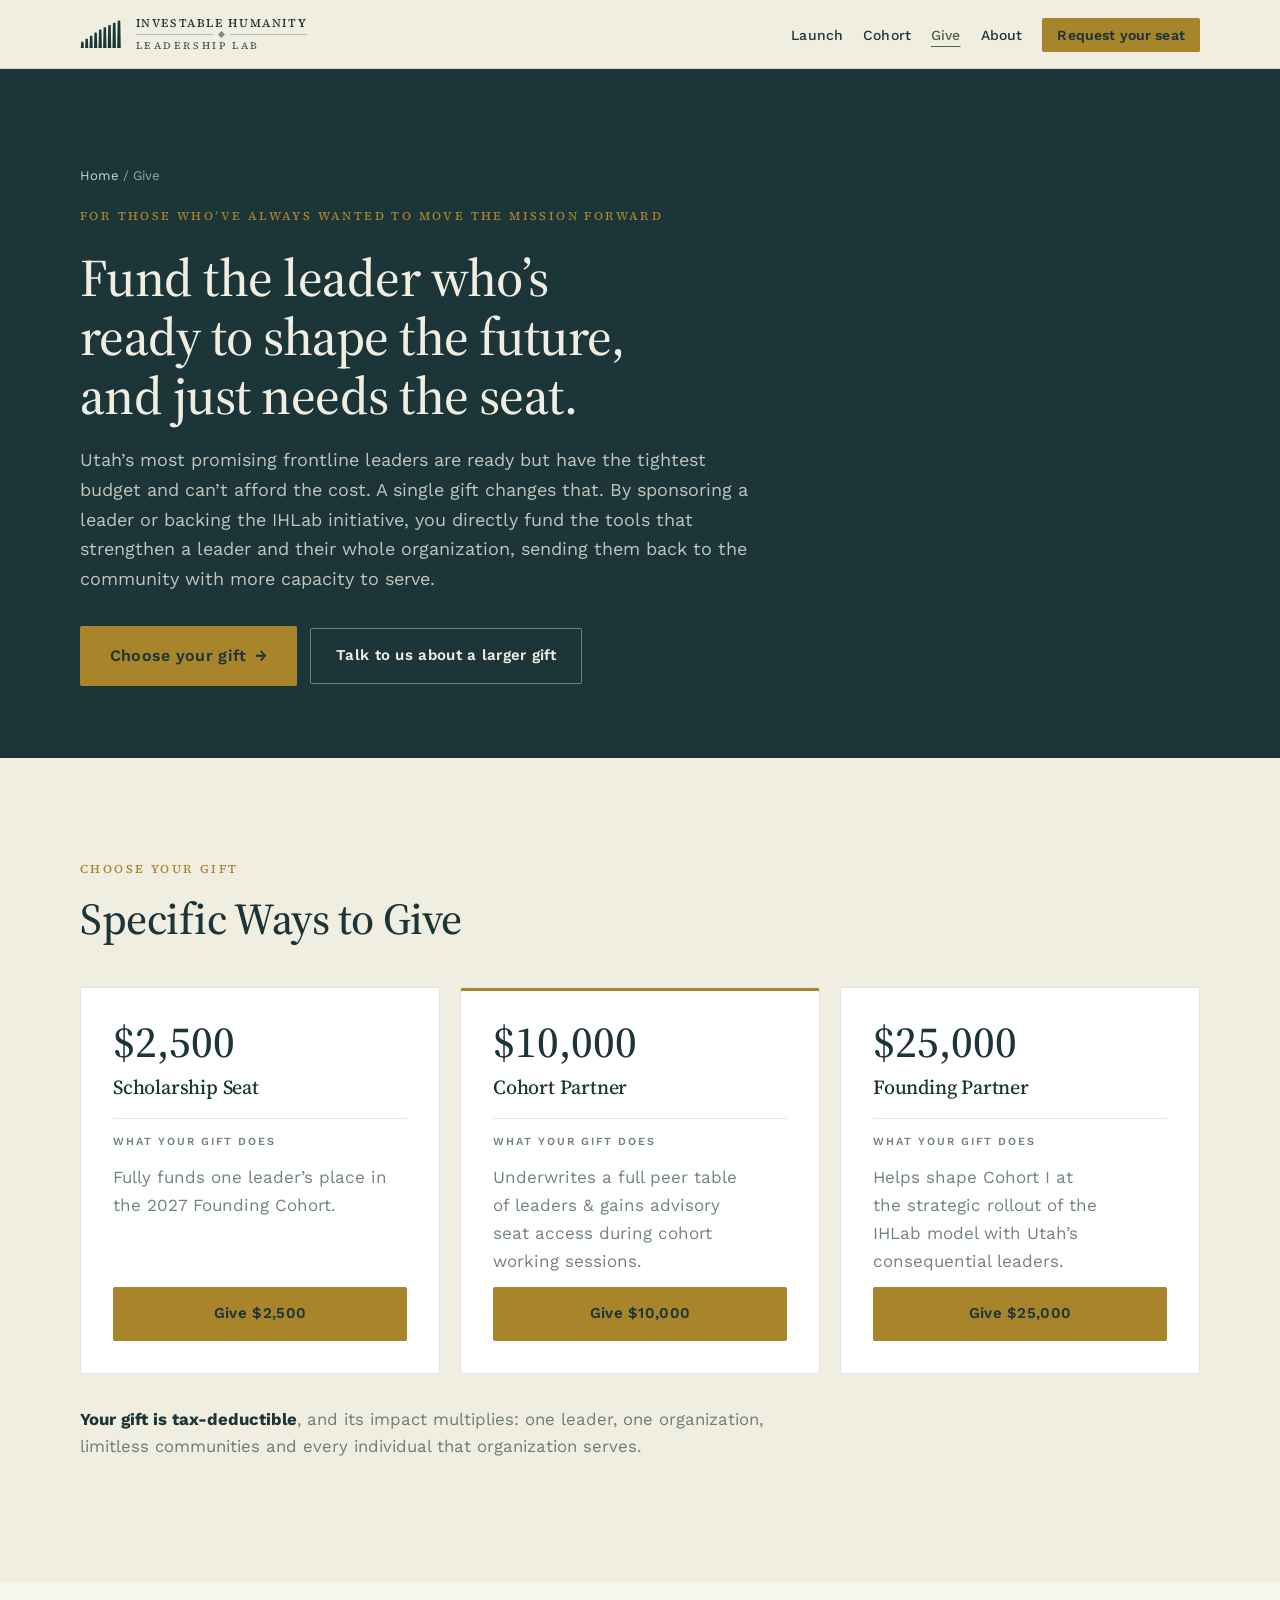
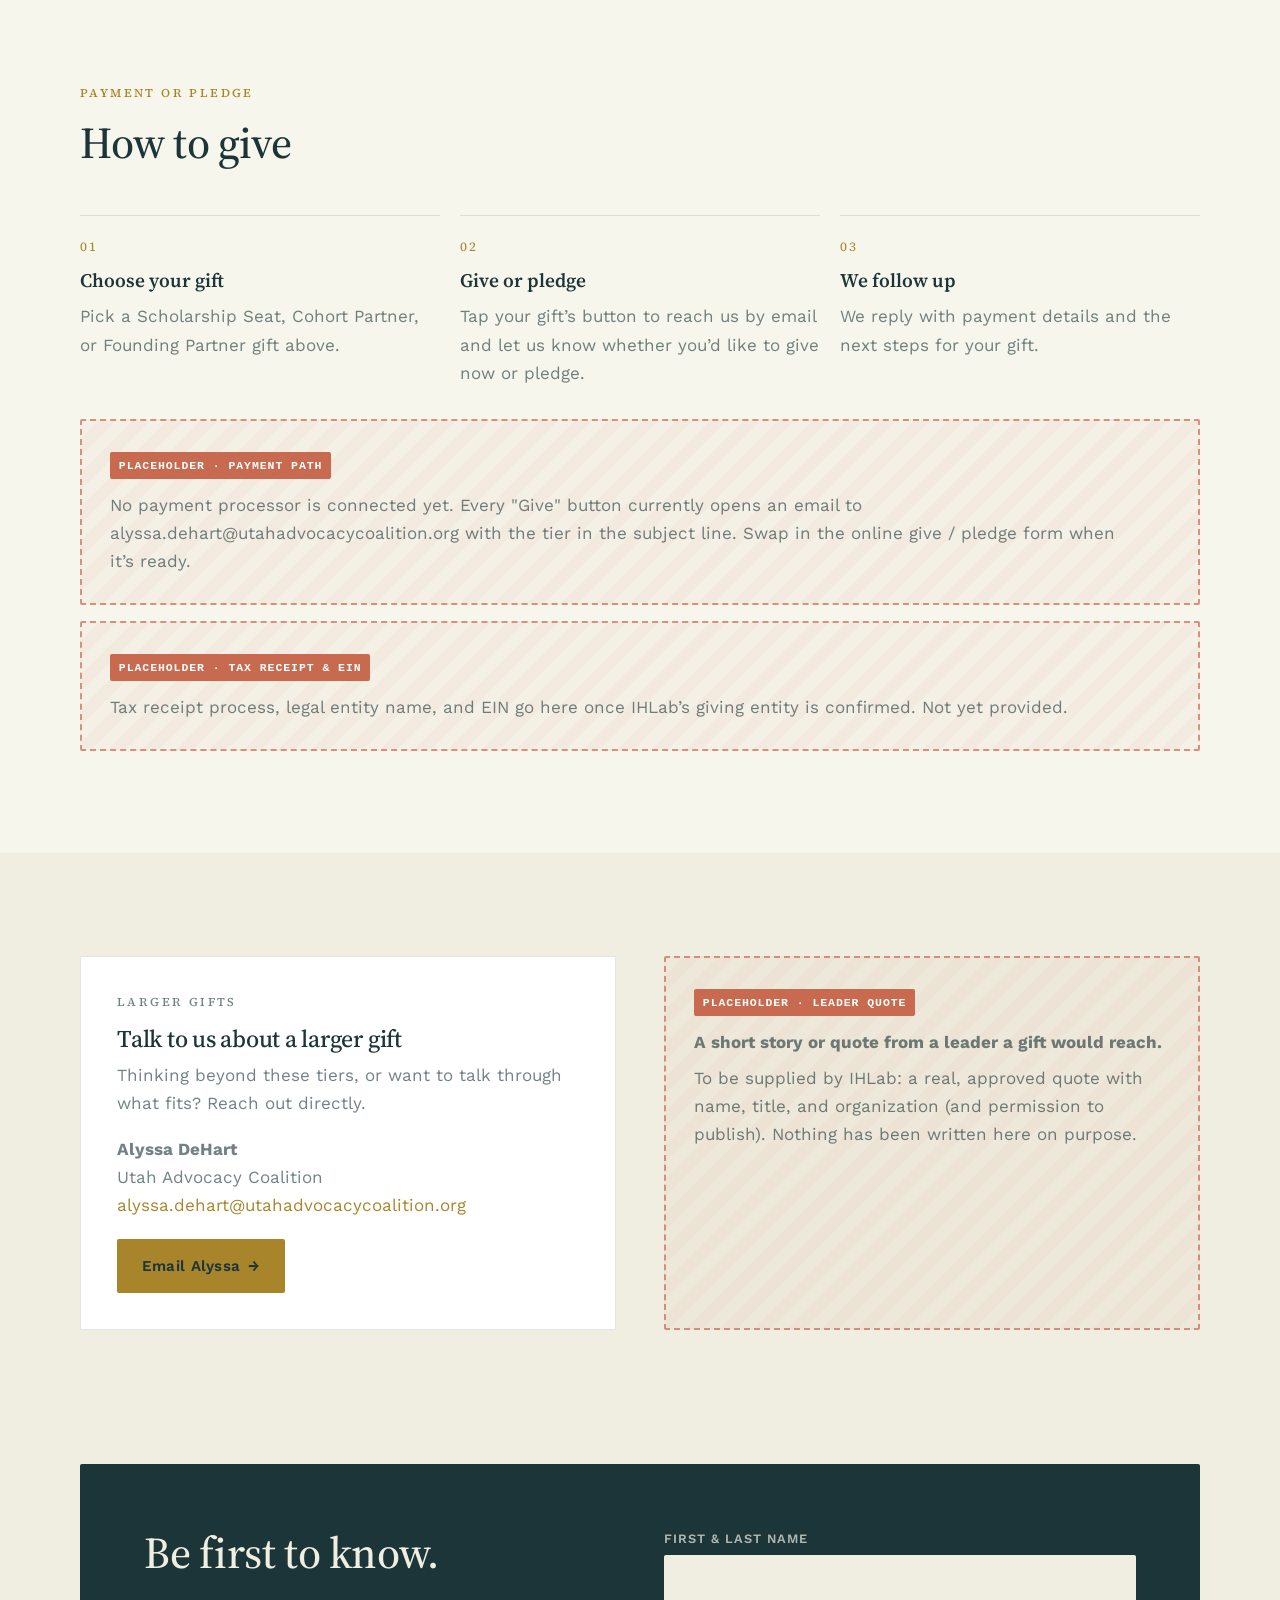
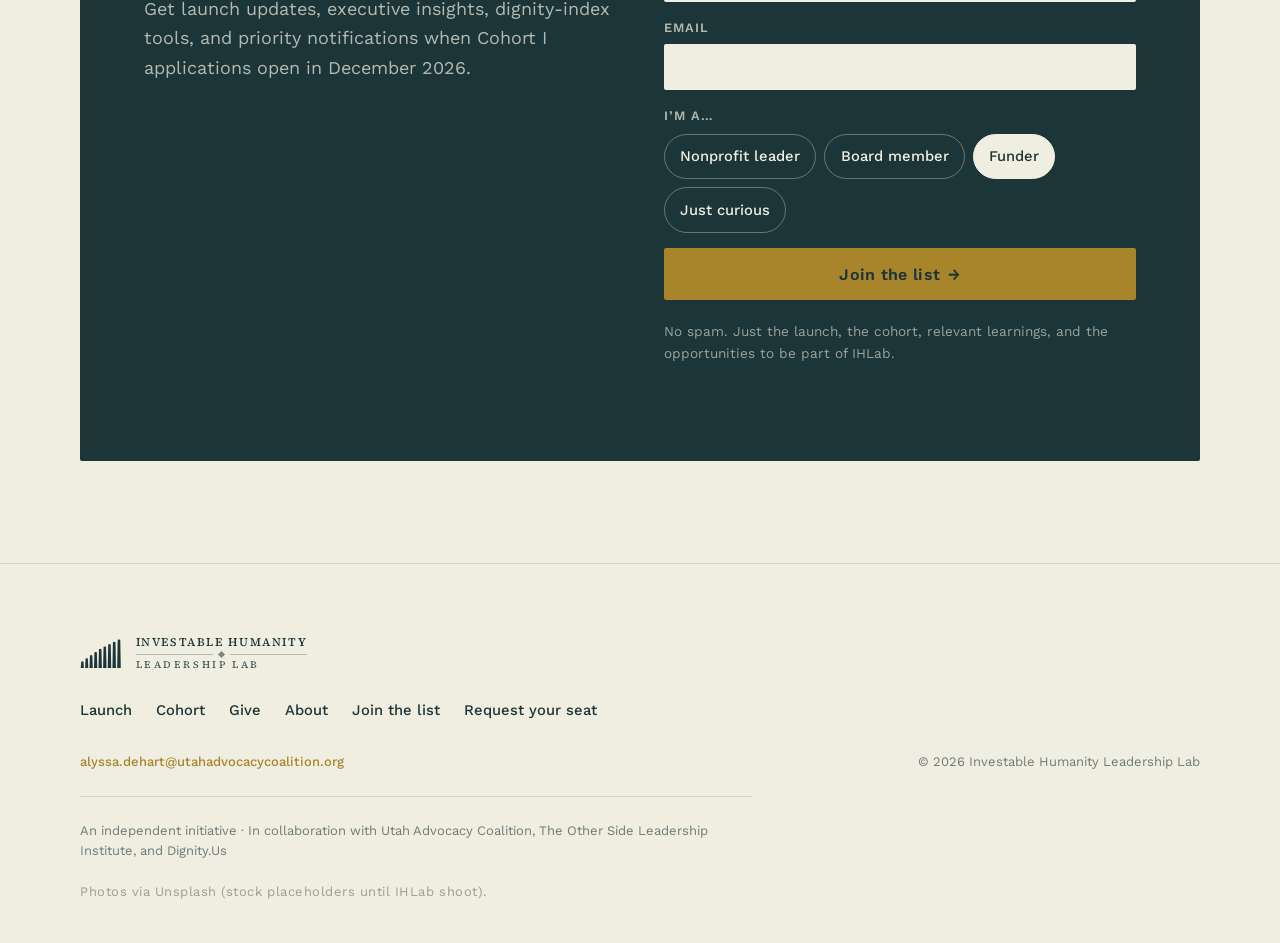
<file: v4/give/index.html>
<!DOCTYPE html>
<html lang="en">
<head>
  <meta charset="utf-8" />
  <meta name="viewport" content="width=device-width, initial-scale=1" />
  <meta name="robots" content="noindex, nofollow" />
  <title>Give · IHLab</title>
  <meta name="description" content="Fund a leader's seat in the IHLab 2027 Founding Cohort: Scholarship Seat $2,500, Cohort Partner $10,000, Founding Partner $25,000." />
  <meta name="theme-color" content="#1C3538" />
  <link rel="preconnect" href="https://fonts.googleapis.com" />
  <link rel="preconnect" href="https://fonts.gstatic.com" crossorigin />
  <link href="https://fonts.googleapis.com/css2?family=Source+Serif+4:ital,wght@0,500;0,600;1,500;1,600&family=Work+Sans:wght@400;500;600&display=swap" rel="stylesheet" />
  <link rel="icon" href="../assets/ihlab-mark.svg" type="image/svg+xml" />
  <link rel="stylesheet" href="../assets/base.css" />
  <link rel="stylesheet" href="../assets/v4.css" />
</head>
<body>
  <header class="nav">
    <div class="wrap nav-inner">
      <a class="brand" href="../" aria-label="IHLab home">
        <img class="brand-mark" src="../assets/ihlab-mark.svg" width="42" height="28" alt="" />
        <span class="brand-text">
          <span class="top">Investable Humanity</span>
          <span class="brand-rule" aria-hidden="true"><span class="diamond"></span></span>
          <span class="bottom">Leadership Lab</span>
        </span>
      </a>
      <button class="nav-toggle" type="button" aria-expanded="false" aria-controls="nav-menu" id="nav-toggle">Menu</button>
      <ul class="nav-links" id="nav-menu">
        <li><a href="../#launch">Launch</a></li>
        <li><a href="../lab/">Cohort</a></li>
        <li><a href="../give/" aria-current="page">Give</a></li>
        <li><a href="../about/">About</a></li>
        <li><a class="nav-cta" href="https://luma.com/up0d529v" target="_blank" rel="noopener">Request your seat</a></li>
      </ul>
    </div>
  </header>
    <section class="page-hero">
      <div class="wrap">
        <p class="crumbs"><a href="../">Home</a> / Give</p>
        <div class="hero-kicker"><p class="hero-eyebrow">For those who’ve always wanted to move the mission forward</p></div>
        <h1>Fund the leader who’s ready to shape the future, and just needs the seat.</h1>
        <p class="lede">Utah’s most promising frontline leaders are ready but have the tightest budget and can’t afford the cost. A single gift changes that. By sponsoring a leader or backing the IHLab initiative, you directly fund the tools that strengthen a leader and their whole organization, sending them back to the community with more capacity to serve.</p>
        <div class="cta-row"><a class="btn btn-primary btn-lg" href="#tiers">Choose your gift <span class="arrow" aria-hidden="true">→</span></a><a class="btn btn-ghost btn-on-dark" href="mailto:alyssa.dehart@utahadvocacycoalition.org?subject=IHLab%3A%20larger%20gift%20conversation">Talk to us about a larger gift</a></div>
      </div>
    </section>
  <main>
    <section id="tiers" class="band-ivory">
      <div class="wrap">
        <div class="section-head" style="margin-bottom:0;">
          <p class="section-label">Choose your gift</p>
          <h2>Specific Ways to Give</h2>
        </div>
        <div class="tiers">
          <article class="tier">
            <div class="amount">$2,500</div>
            <h3 class="tier-name">Scholarship Seat</h3>
            <p class="does-label">What your gift does</p>
            <p>Fully funds one leader’s place in the 2027 Founding Cohort.</p>
            <a class="btn btn-primary" href="mailto:alyssa.dehart@utahadvocacycoalition.org?subject=IHLab%20gift%3A%20Scholarship%20Seat%20%28%242%2C500%29">Give $2,500</a>
          </article>
          <article class="tier featured">
            <div class="amount">$10,000</div>
            <h3 class="tier-name">Cohort Partner</h3>
            <p class="does-label">What your gift does</p>
            <p>Underwrites a full peer table of leaders &amp; gains advisory seat access during cohort working sessions.</p>
            <a class="btn btn-primary" href="mailto:alyssa.dehart@utahadvocacycoalition.org?subject=IHLab%20gift%3A%20Cohort%20Partner%20%28%2410%2C000%29">Give $10,000</a>
          </article>
          <article class="tier">
            <div class="amount">$25,000</div>
            <h3 class="tier-name">Founding Partner</h3>
            <p class="does-label">What your gift does</p>
            <p>Helps shape Cohort I at the strategic rollout of the IHLab model with Utah’s consequential leaders.</p>
            <a class="btn btn-primary" href="mailto:alyssa.dehart@utahadvocacycoalition.org?subject=IHLab%20gift%3A%20Founding%20Partner%20%28%2425%2C000%29">Give $25,000</a>
          </article>
        </div>
        <p class="give-note" style="color:var(--muted);"><strong style="color:var(--navy);">Your gift is tax-deductible</strong>, and its impact multiplies: one leader, one organization, limitless communities and every individual that organization serves.</p>
      </div>
    </section>

    <section id="how-to-give" class="band-paper">
      <div class="wrap">
        <div class="section-head">
          <p class="section-label">Payment or pledge</p>
          <h2>How to give</h2>
        </div>
        <ol class="steps">
          <li><strong>Choose your gift</strong><p>Pick a Scholarship Seat, Cohort Partner, or Founding Partner gift above.</p></li>
          <li><strong>Give or pledge</strong><p>Tap your gift’s button to reach us by email and let us know whether you’d like to give now or pledge.</p></li>
          <li><strong>We follow up</strong><p>We reply with payment details and the next steps for your gift.</p></li>
        </ol>
        <div class="placeholder" style="margin-top:2rem;">
          <span class="ph-tag">Placeholder · Payment path</span>
          <p>No payment processor is connected yet. Every "Give" button currently opens an email to alyssa.dehart@utahadvocacycoalition.org with the tier in the subject line. Swap in the online give / pledge form when it’s ready.</p>
        </div>
        <div class="placeholder" style="margin-top:1rem;">
          <span class="ph-tag">Placeholder · Tax receipt &amp; EIN</span>
          <p>Tax receipt process, legal entity name, and EIN go here once IHLab’s giving entity is confirmed. Not yet provided.</p>
        </div>
      </div>
    </section>

    <section id="larger-gifts" class="band-ivory">
      <div class="wrap">
        <div class="two-col">
          <div class="contact-card">
            <p class="section-label">Larger gifts</p>
            <h3>Talk to us about a larger gift</h3>
            <p>Thinking beyond these tiers, or want to talk through what fits? Reach out directly.</p>
            <p style="margin-bottom:1.25rem;"><strong>Alyssa DeHart</strong><br />Utah Advocacy Coalition<br /><a href="mailto:alyssa.dehart@utahadvocacycoalition.org">alyssa.dehart@utahadvocacycoalition.org</a></p>
            <a class="btn btn-primary" href="mailto:alyssa.dehart@utahadvocacycoalition.org?subject=IHLab%3A%20larger%20gift%20conversation">Email Alyssa <span class="arrow" aria-hidden="true">→</span></a>
          </div>
          <div class="placeholder">
            <span class="ph-tag">Placeholder · Leader quote</span>
            <p><strong>A short story or quote from a leader a gift would reach.</strong></p>
            <p>To be supplied by IHLab: a real, approved quote with name, title, and organization (and permission to publish). Nothing has been written here on purpose.</p>
          </div>
        </div>
      </div>
    </section>

    <section id="join" class="band-ivory join-panel">
      <div class="wrap">
        <div class="panel">
          <div class="panel-grid">
            <div>
              
              <h2>Be first to know.</h2>
              <p class="lede">Get launch updates, executive insights, dignity-index tools, and priority notifications when Cohort I applications open in December 2026.</p>
            </div>
            <form class="form join-form" novalidate>
              <label>First &amp; last name
                <input type="text" name="name" required autocomplete="name" />
              </label>
              <label>Email
                <input type="email" name="email" required autocomplete="email" />
              </label>
              <fieldset class="role-group">
                <legend>I’m a…</legend>
                <div class="chips">
                <label class="chip"><input type="radio" name="role" value="Nonprofit leader" required /><span>Nonprofit leader</span></label>
<label class="chip"><input type="radio" name="role" value="Board member" required /><span>Board member</span></label>
<label class="chip"><input type="radio" name="role" value="Funder" checked required /><span>Funder</span></label>
<label class="chip"><input type="radio" name="role" value="Just curious" required /><span>Just curious</span></label>
                </div>
              </fieldset>
              <button class="btn btn-primary btn-lg" type="submit">Join the list <span class="arrow" aria-hidden="true">→</span></button>
              <p class="micro">No spam. Just the launch, the cohort, relevant learnings, and the opportunities to be part of IHLab.</p>
              <p class="form-status" aria-live="polite"></p>
            </form>
          </div>
        </div>
      </div>
    </section>
  </main>
  <footer class="footer">
    <div class="wrap">
      <a class="brand" href="../" aria-label="IHLab home">
        <img class="brand-mark" src="../assets/ihlab-mark.svg" width="42" height="28" alt="" />
        <span class="brand-text">
          <span class="top">Investable Humanity</span>
          <span class="brand-rule" aria-hidden="true"><span class="diamond"></span></span>
          <span class="bottom">Leadership Lab</span>
        </span>
      </a>
      <ul class="footer-nav">
        <li><a href="../#launch">Launch</a></li>
        <li><a href="../lab/">Cohort</a></li>
        <li><a href="../give/">Give</a></li>
        <li><a href="../about/">About</a></li>
        <li><a href="#join">Join the list</a></li>
        <li><a href="https://luma.com/up0d529v" target="_blank" rel="noopener">Request your seat</a></li>
      </ul>
      <div class="footer-meta">
        <div><a href="mailto:alyssa.dehart@utahadvocacycoalition.org">alyssa.dehart@utahadvocacycoalition.org</a></div>
        <div>© <span id="year">2026</span> Investable Humanity Leadership Lab</div>
      </div>
      <p class="footer-legal">An independent initiative · In collaboration with Utah Advocacy Coalition, The Other Side Leadership Institute, and Dignity.Us</p>
      <p class="photo-credit">Photos via Unsplash (stock placeholders until IHLab shoot).</p>
    </div>
  </footer>
  <div class="mobile-cta" aria-hidden="false">
    <span class="mc-text"><b>Fund a leader’s seat</b>Scholarship Seat · $2,500</span>
    <a class="btn btn-primary" href="#tiers">Give</a>
  </div>
  <script src="../assets/site.js" defer></script>
</body>
</html>
</file>
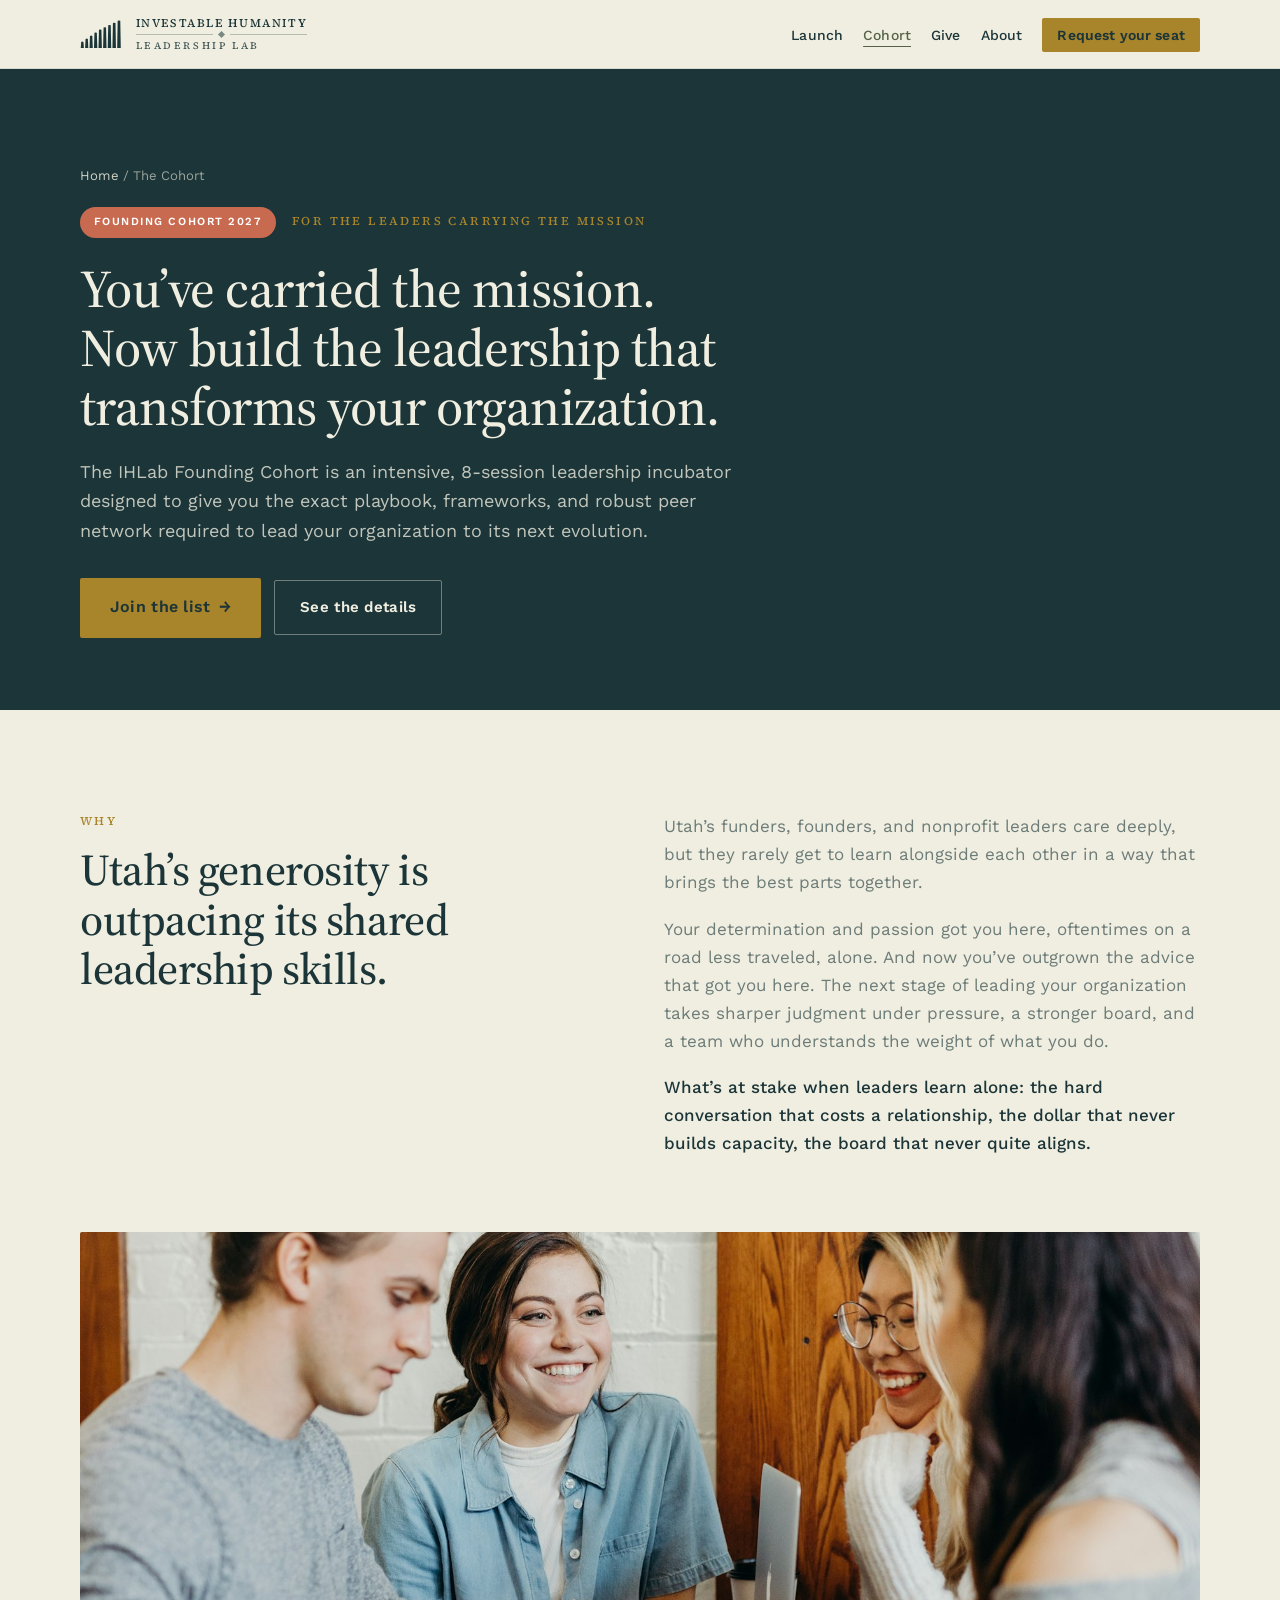
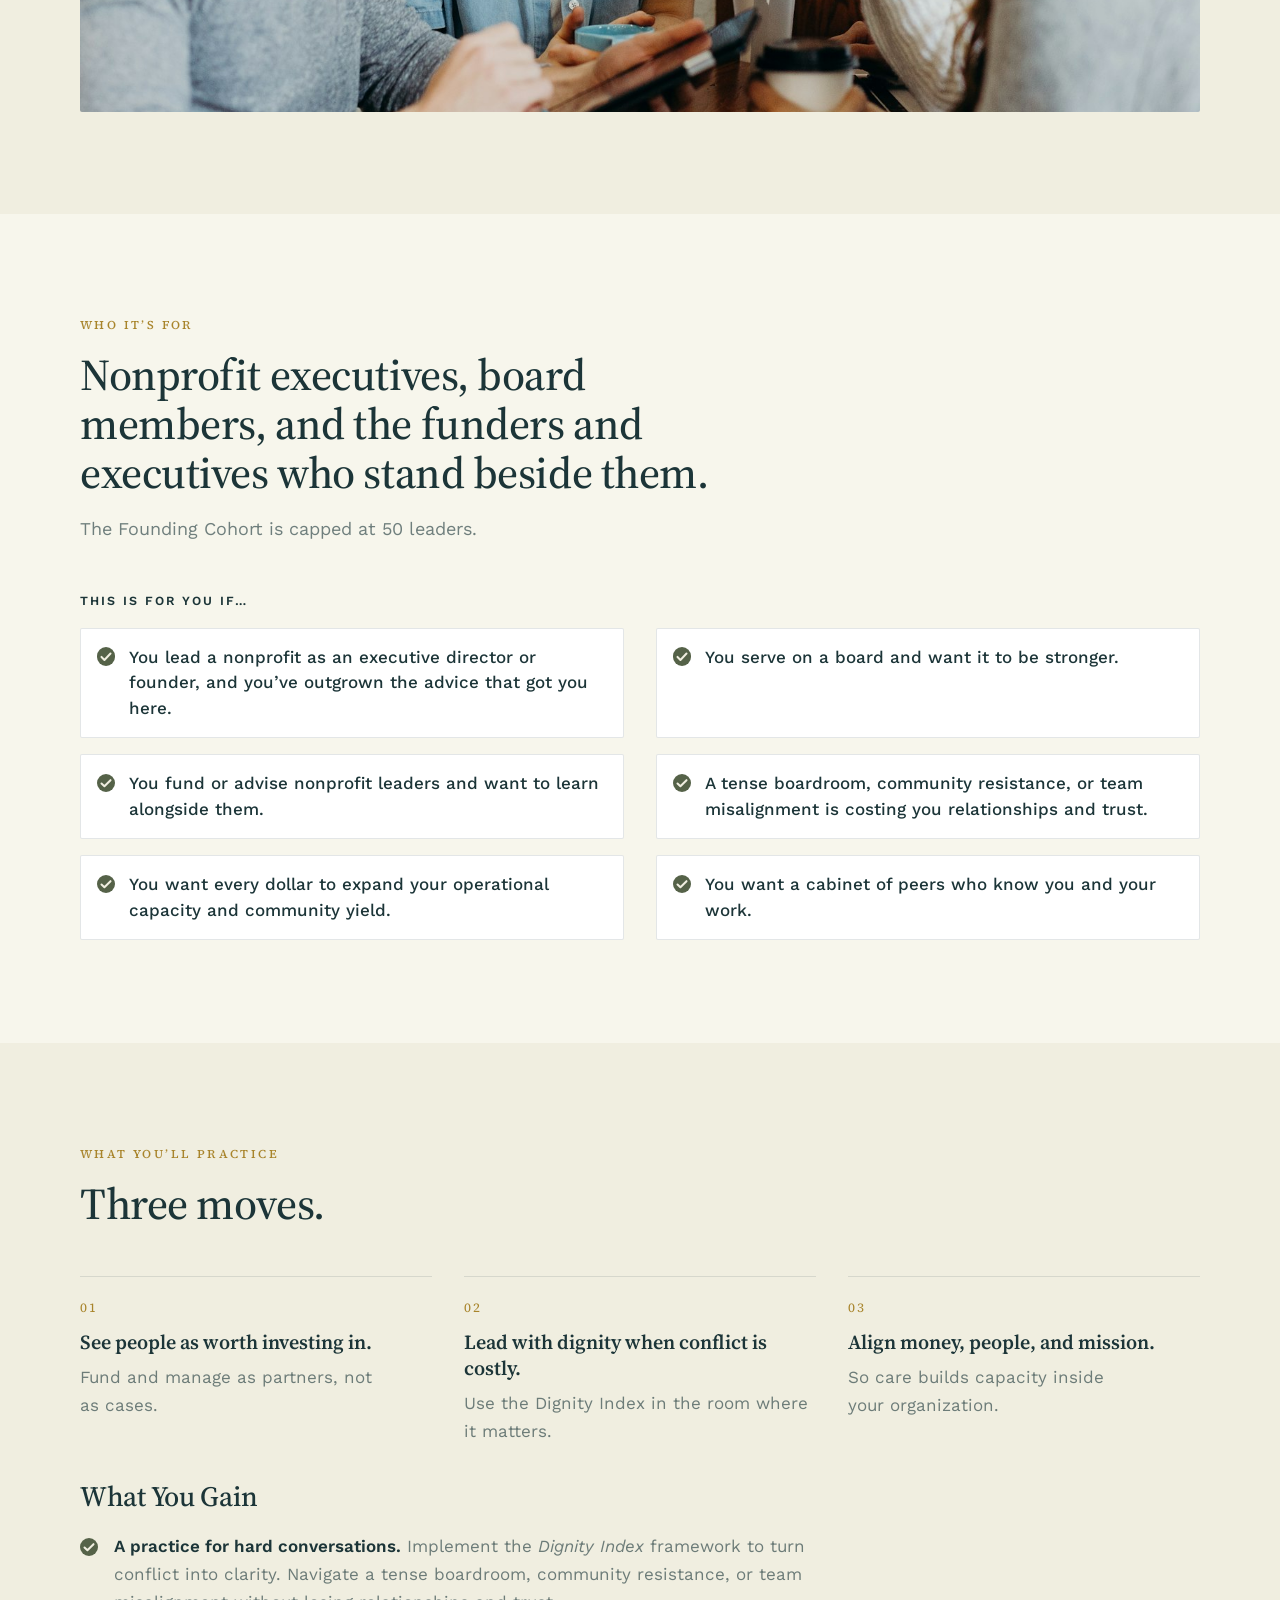
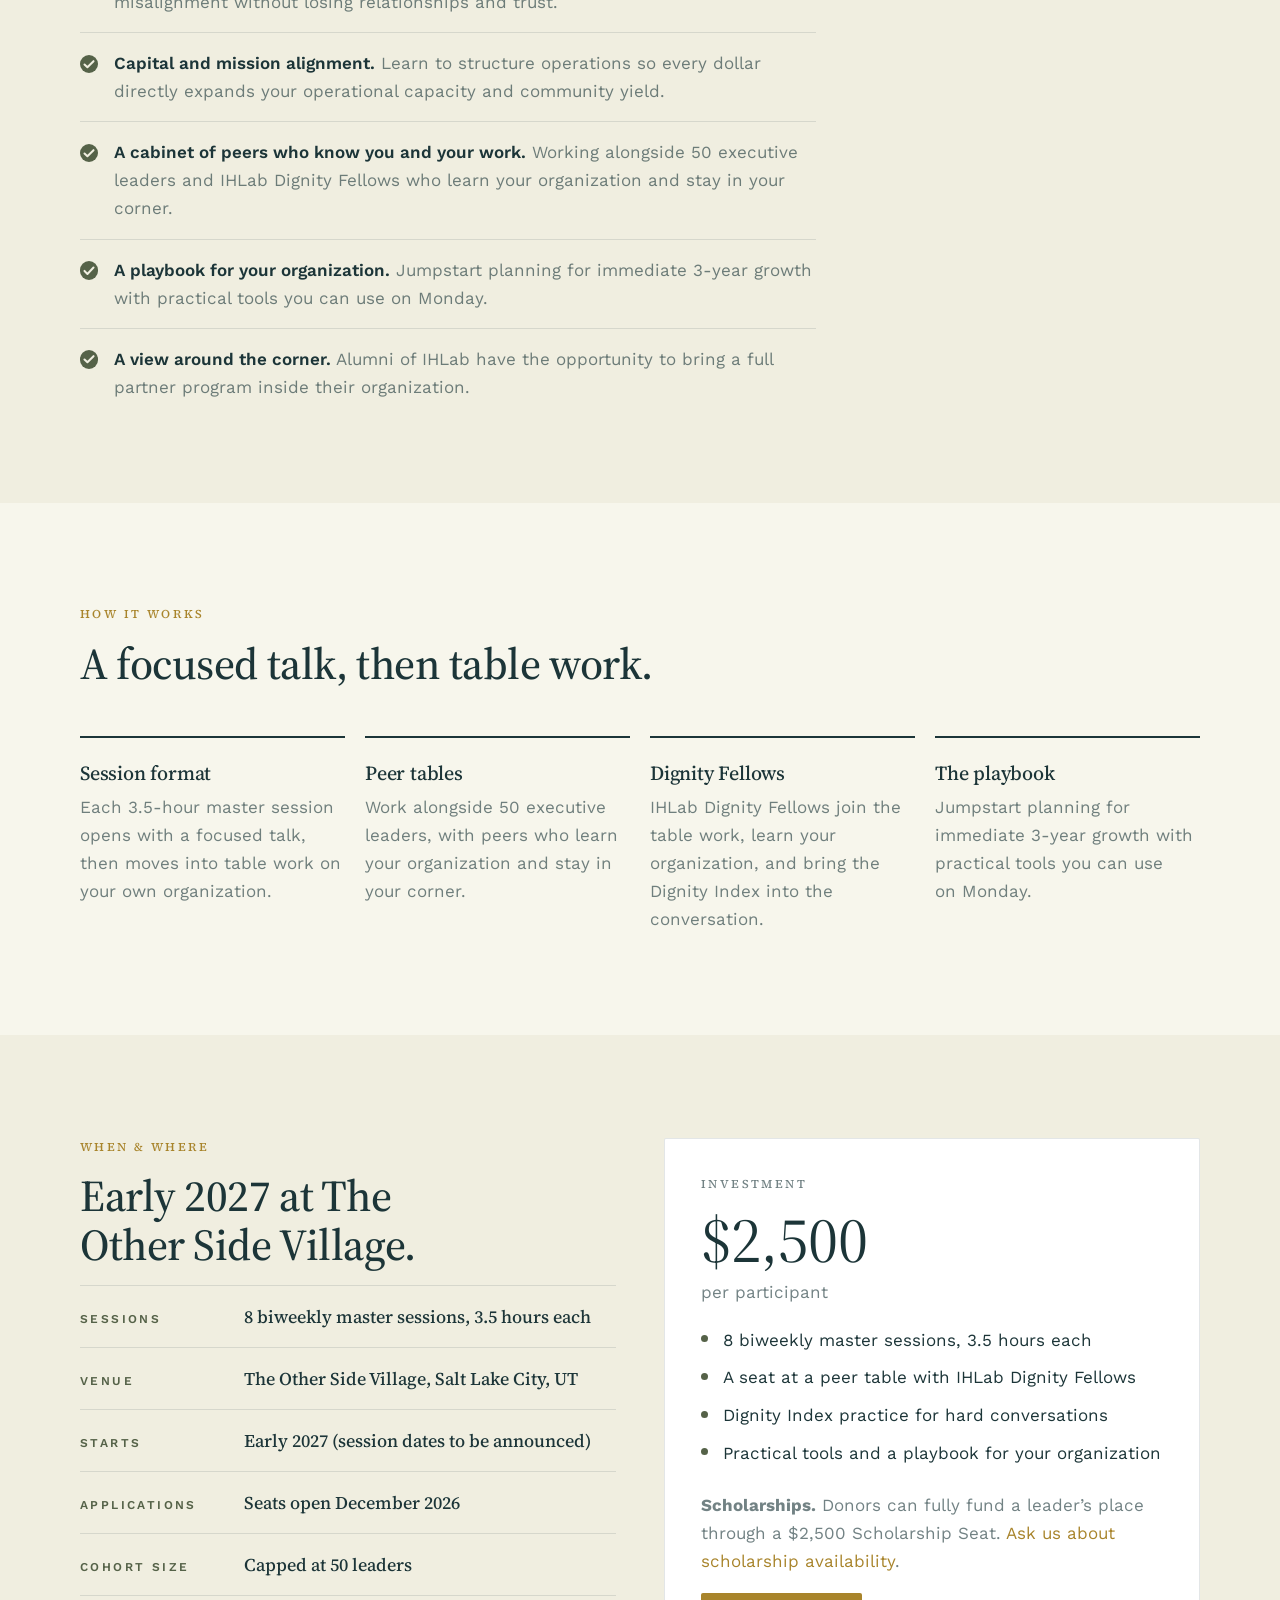
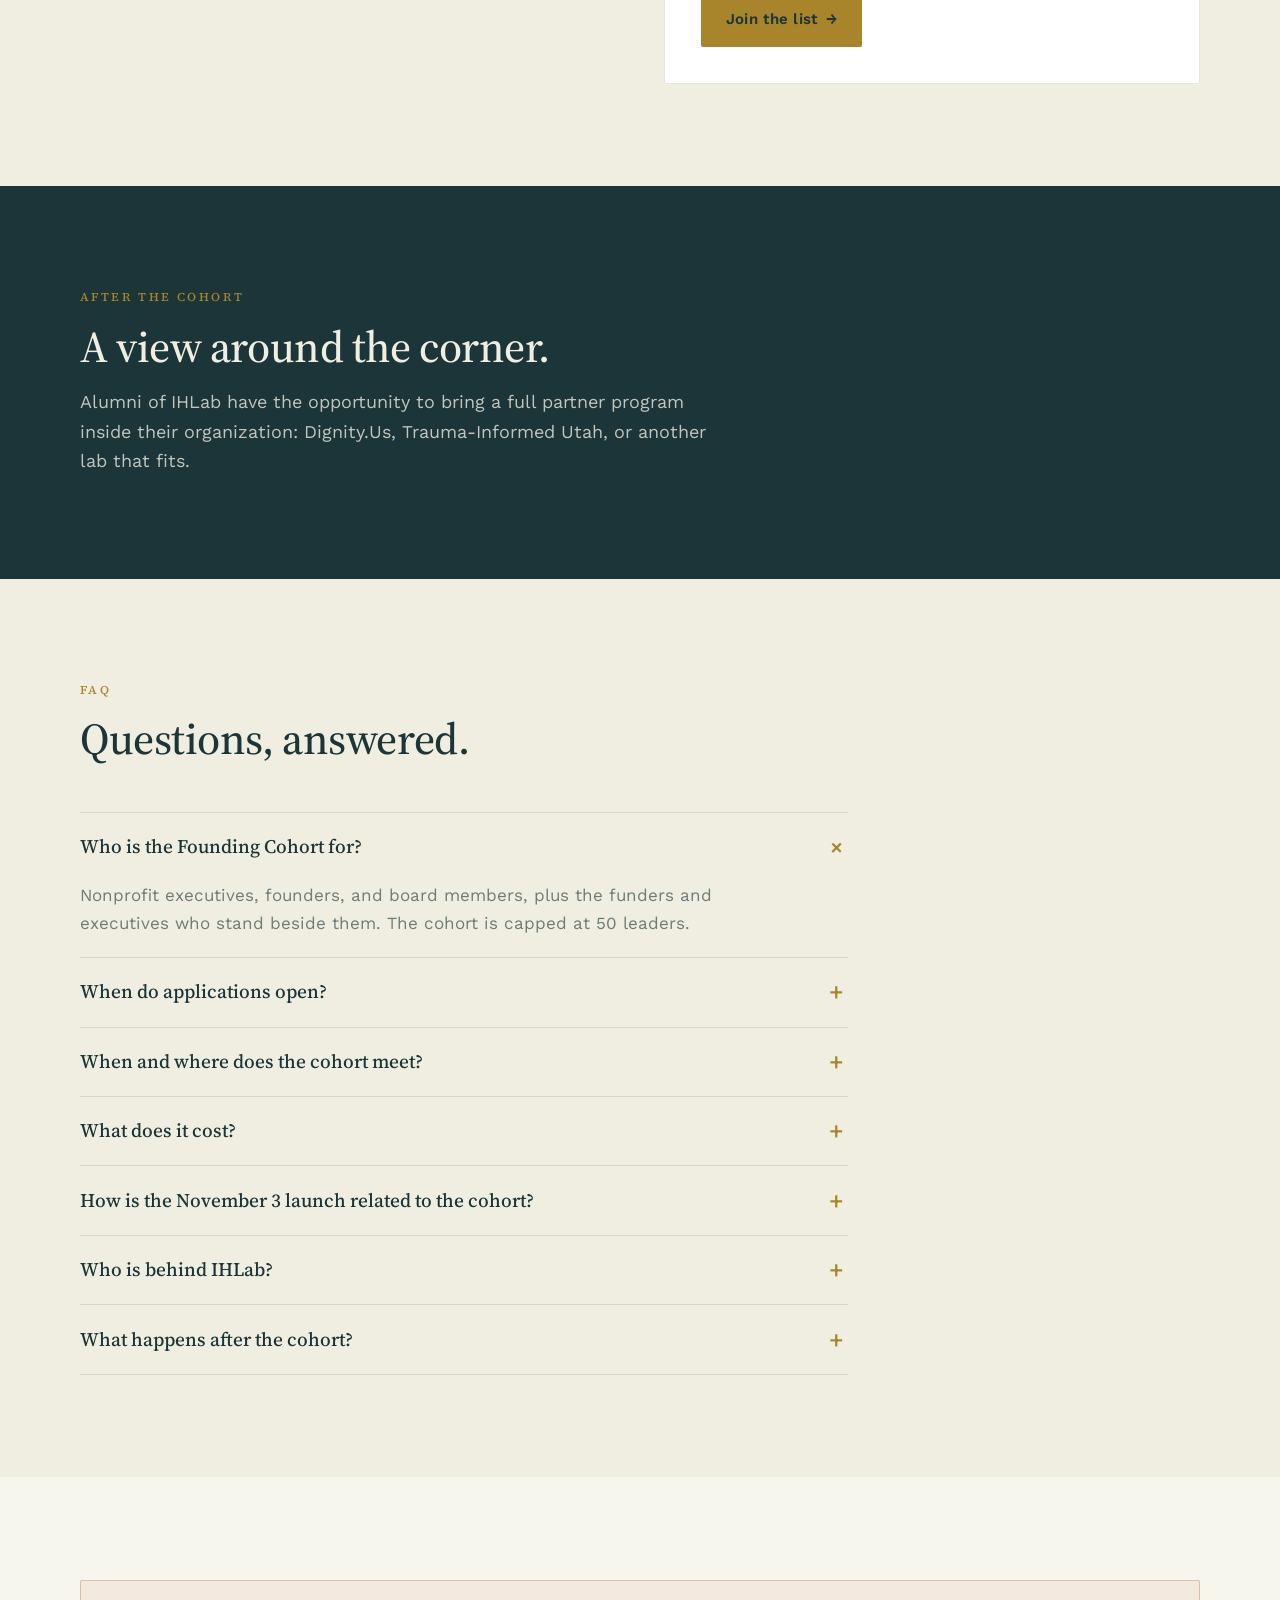
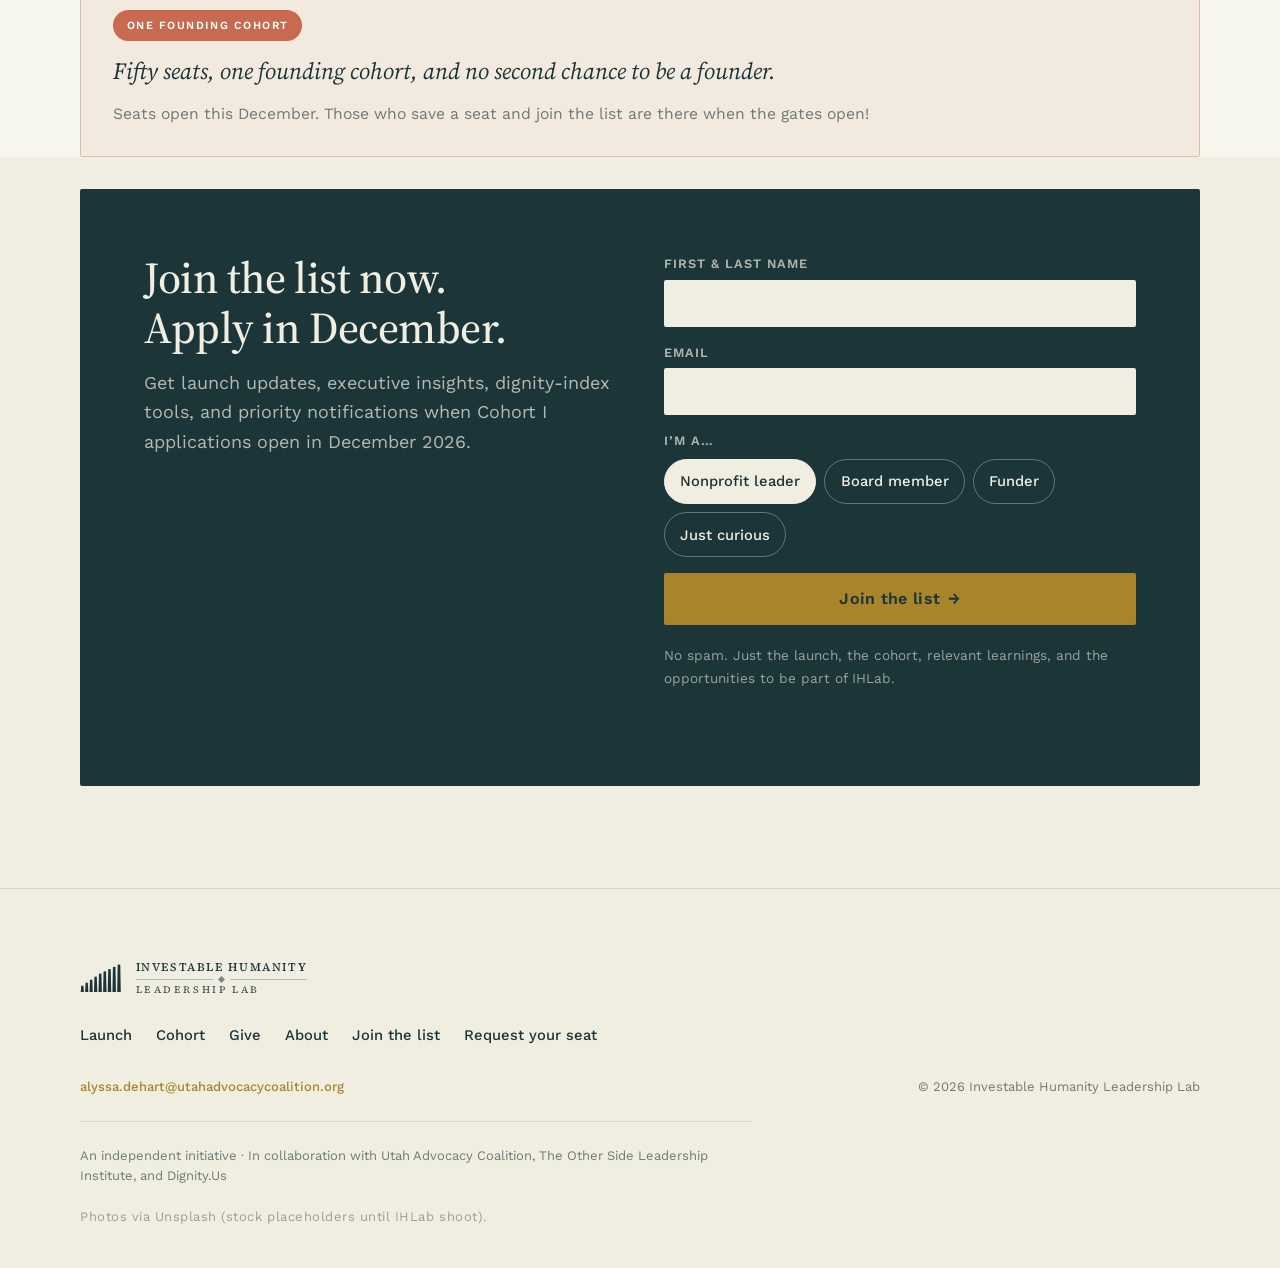
<file: v4/lab/index.html>
<!DOCTYPE html>
<html lang="en">
<head>
  <meta charset="utf-8" />
  <meta name="viewport" content="width=device-width, initial-scale=1" />
  <meta name="robots" content="noindex, nofollow" />
  <title>The Founding Cohort · IHLab</title>
  <meta name="description" content="The IHLab Founding Cohort: 8 biweekly master sessions at The Other Side Village for 50 Utah nonprofit leaders, board members, and funders. Applications open December 2026." />
  <meta name="theme-color" content="#1C3538" />
  <link rel="preconnect" href="https://fonts.googleapis.com" />
  <link rel="preconnect" href="https://fonts.gstatic.com" crossorigin />
  <link href="https://fonts.googleapis.com/css2?family=Source+Serif+4:ital,wght@0,500;0,600;1,500;1,600&family=Work+Sans:wght@400;500;600&display=swap" rel="stylesheet" />
  <link rel="icon" href="../assets/ihlab-mark.svg" type="image/svg+xml" />
  <link rel="stylesheet" href="../assets/base.css" />
  <link rel="stylesheet" href="../assets/v4.css" />
</head>
<body>
  <header class="nav">
    <div class="wrap nav-inner">
      <a class="brand" href="../" aria-label="IHLab home">
        <img class="brand-mark" src="../assets/ihlab-mark.svg" width="42" height="28" alt="" />
        <span class="brand-text">
          <span class="top">Investable Humanity</span>
          <span class="brand-rule" aria-hidden="true"><span class="diamond"></span></span>
          <span class="bottom">Leadership Lab</span>
        </span>
      </a>
      <button class="nav-toggle" type="button" aria-expanded="false" aria-controls="nav-menu" id="nav-toggle">Menu</button>
      <ul class="nav-links" id="nav-menu">
        <li><a href="../#launch">Launch</a></li>
        <li><a href="../lab/" aria-current="page">Cohort</a></li>
        <li><a href="../give/">Give</a></li>
        <li><a href="../about/">About</a></li>
        <li><a class="nav-cta" href="https://luma.com/up0d529v" target="_blank" rel="noopener">Request your seat</a></li>
      </ul>
    </div>
  </header>
    <section class="page-hero">
      <div class="wrap">
        <p class="crumbs"><a href="../">Home</a> / The Cohort</p>
        <div class="hero-kicker"><span class="badge">Founding Cohort 2027</span><p class="hero-eyebrow">For the leaders carrying the mission</p></div>
        <h1>You’ve carried the mission. Now build the leadership that transforms your organization.</h1>
        <p class="lede">The IHLab Founding Cohort is an intensive, 8-session leadership incubator designed to give you the exact playbook, frameworks, and robust peer network required to lead your organization to its next evolution.</p>
        <div class="cta-row"><a class="btn btn-primary btn-lg" href="#join">Join the list <span class="arrow" aria-hidden="true">→</span></a><a class="btn btn-ghost btn-on-dark" href="#investment">See the details</a></div>
      </div>
    </section>
  <main>
    <section id="why" class="band-ivory">
      <div class="wrap">
        <div class="two-col">
          <div>
            <p class="section-label">Why</p>
            <h2>Utah’s generosity is outpacing its shared leadership skills.</h2>
          </div>
          <div class="body-copy">
            <p>Utah’s funders, founders, and nonprofit leaders care deeply, but they rarely get to learn alongside each other in a way that brings the best parts together.</p>
            <p>Your determination and passion got you here, oftentimes on a road less traveled, alone. And now you’ve outgrown the advice that got you here. The next stage of leading your organization takes sharper judgment under pressure, a stronger board, and a team who understands the weight of what you do.</p>
            <p class="strong">What’s at stake when leaders learn alone: the hard conversation that costs a relationship, the dollar that never builds capacity, the board that never quite aligns.</p>
          </div>
        </div>
        <figure class="support-photo"><img src="../assets/photos/coffee-talk.jpg" alt="Diverse colleagues collaborating around a shared table" width="1600" height="1067" loading="lazy" decoding="async" /></figure>
      </div>
    </section>

    <section id="who" class="band-paper">
      <div class="wrap">
        <div class="section-head">
          <p class="section-label">Who it’s for</p>
          <h2>Nonprofit executives, board members, and the funders and executives who stand beside them.</h2>
          <p class="lede">The Founding Cohort is capped at 50 leaders.</p>
        </div>
        <p class="speakers-label">This is for you if…</p>
        <ul class="for-you">
          <li>You lead a nonprofit as an executive director or founder, and you’ve outgrown the advice that got you here.</li>
          <li>You serve on a board and want it to be stronger.</li>
          <li>You fund or advise nonprofit leaders and want to learn alongside them.</li>
          <li>A tense boardroom, community resistance, or team misalignment is costing you relationships and trust.</li>
          <li>You want every dollar to expand your operational capacity and community yield.</li>
          <li>You want a cabinet of peers who know you and your work.</li>
        </ul>
      </div>
    </section>

    <section id="what" class="band-ivory">
      <div class="wrap">
        <div class="section-head">
          <p class="section-label">What you’ll practice</p>
          <h2>Three moves.</h2>
        </div>
        <ol class="moves" style="margin-top:0;">
          <li><div class="num">01</div><strong>See people as worth investing in.</strong><p>Fund and manage as partners, not as cases.</p></li>
          <li><div class="num">02</div><strong>Lead with dignity when conflict is costly.</strong><p>Use the Dignity Index in the room where it matters.</p></li>
          <li><div class="num">03</div><strong>Align money, people, and mission.</strong><p>So care builds capacity inside your organization.</p></li>
        </ol>
        <h3 class="gain-title">What You Gain</h3>
        <div style="max-width:46rem;"><ul class="gains">
            <li><strong>A practice for hard conversations.</strong> Implement the <em>Dignity Index</em> framework to turn conflict into clarity. Navigate a tense boardroom, community resistance, or team misalignment without losing relationships and trust.</li>
            <li><strong>Capital and mission alignment.</strong> Learn to structure operations so every dollar directly expands your operational capacity and community yield.</li>
            <li><strong>A cabinet of peers who know you and your work.</strong> Working alongside 50 executive leaders and IHLab Dignity Fellows who learn your organization and stay in your corner.</li>
            <li><strong>A playbook for your organization.</strong> Jumpstart planning for immediate 3&#8209;year growth with practical tools you can use on Monday.</li>
            <li><strong>A view around the corner.</strong> Alumni of IHLab have the opportunity to bring a full partner program inside their organization.</li>
          </ul></div>
      </div>
    </section>

    <section id="how" class="band-paper">
      <div class="wrap">
        <div class="section-head">
          <p class="section-label">How it works</p>
          <h2>A focused talk, then table work.</h2>
        </div>
        <div class="how-grid">
          <div class="how"><h3>Session format</h3><p>Each 3.5-hour master session opens with a focused talk, then moves into table work on your own organization.</p></div>
          <div class="how"><h3>Peer tables</h3><p>Work alongside 50 executive leaders, with peers who learn your organization and stay in your corner.</p></div>
          <div class="how"><h3>Dignity Fellows</h3><p>IHLab Dignity Fellows join the table work, learn your organization, and bring the Dignity Index into the conversation.</p></div>
          <div class="how"><h3>The playbook</h3><p>Jumpstart planning for immediate 3&#8209;year growth with practical tools you can use on Monday.</p></div>
        </div>
      </div>
    </section>

    <section id="investment" class="band-ivory">
      <div class="wrap">
        <div class="two-col">
          <div>
            <p class="section-label">When &amp; where</p>
            <h2>Early 2027 at The Other Side Village.</h2>
            <dl class="stats">
              <div class="stat"><dt>Sessions</dt><dd>8 biweekly master sessions, 3.5 hours each</dd></div>
              <div class="stat"><dt>Venue</dt><dd>The Other Side Village, Salt Lake City, UT</dd></div>
              <div class="stat"><dt>Starts</dt><dd>Early 2027 (session dates to be announced)</dd></div>
              <div class="stat"><dt>Applications</dt><dd>Seats open December 2026</dd></div>
              <div class="stat"><dt>Cohort size</dt><dd>Capped at 50 leaders</dd></div>
            </dl>
          </div>
          <div class="contact-card">
            <p class="section-label">Investment</p>
            <p class="price">$2,500</p>
            <p class="price-sub">per participant</p>
            <ul class="inc">
              <li>8 biweekly master sessions, 3.5 hours each</li>
              <li>A seat at a peer table with IHLab Dignity Fellows</li>
              <li>Dignity Index practice for hard conversations</li>
              <li>Practical tools and a playbook for your organization</li>
            </ul>
            <p><strong>Scholarships.</strong> Donors can fully fund a leader’s place through a $2,500 Scholarship Seat. <a href="mailto:alyssa.dehart@utahadvocacycoalition.org?subject=IHLab%20scholarship%20seat%20inquiry">Ask us about scholarship availability</a>.</p>
            <a class="btn btn-primary" href="#join">Join the list <span class="arrow" aria-hidden="true">→</span></a>
          </div>
        </div>
      </div>
    </section>

    <section id="after" class="band-navy">
      <div class="wrap">
        <div class="section-head" style="margin-bottom:0;">
          <p class="section-label">After the cohort</p>
          <h2>A view around the corner.</h2>
          <p class="lede">Alumni of IHLab have the opportunity to bring a full partner program inside their organization: Dignity.Us, Trauma-Informed Utah, or another lab that fits.</p>
        </div>
      </div>
    </section>

    <section id="faq" class="band-ivory">
      <div class="wrap">
        <div class="section-head">
          <p class="section-label">FAQ</p>
          <h2>Questions, answered.</h2>
        </div>
        <div class="faq">
          <details open><summary>Who is the Founding Cohort for?</summary><p>Nonprofit executives, founders, and board members, plus the funders and executives who stand beside them. The cohort is capped at 50 leaders.</p></details>
          <details><summary>When do applications open?</summary><p>December 2026. Join the list and you’ll be among the first to know when the gates open.</p></details>
          <details><summary>When and where does the cohort meet?</summary><p>Early 2027 at The Other Side Village in Salt Lake City: 8 biweekly master sessions, 3.5 hours each. Session dates will be shared with the cohort.</p></details>
          <details><summary>What does it cost?</summary><p>$2,500 per participant. Donors can fully fund a leader’s seat through a Scholarship Seat, so ask us about scholarship availability.</p></details>
          <details><summary>How is the November 3 launch related to the cohort?</summary><p>The launch luncheon on November 3, 2026 at the Zions Bank Founder’s Room introduces the Lab, with keynote Dr. Timothy Shriver. Cohort sessions begin in early 2027. <a href="https://luma.com/up0d529v" target="_blank" rel="noopener">Request your seat at the launch</a>.</p></details>
          <details><summary>Who is behind IHLab?</summary><p>Utah Advocacy Coalition, The Other Side Leadership Institute, and Dignity.Us. <a href="../about/">Meet the organizations</a>.</p></details>
          <details><summary>What happens after the cohort?</summary><p>Alumni have the opportunity to bring a full partner program inside their organization, such as Dignity.Us, Trauma-Informed Utah, or another lab that fits.</p></details>
        </div>
      </div>
    </section>

    <section class="band-paper" style="padding-bottom:0;">
      <div class="wrap">
        <div class="scarcity" style="margin-top:0;" role="note" aria-label="One founding cohort">
              <span class="badge">One founding cohort</span>
              <p class="primary">Fifty seats, one founding cohort, and no second chance to be a founder.</p>
              <p class="supporting">Seats open this December. Those who save a seat and join the list are there when the gates open!</p>
            </div>
      </div>
    </section>
    <section id="join" class="band-ivory join-panel">
      <div class="wrap">
        <div class="panel">
          <div class="panel-grid">
            <div>
              
              <h2>Join the list now. Apply in December.</h2>
              <p class="lede">Get launch updates, executive insights, dignity-index tools, and priority notifications when Cohort I applications open in December 2026.</p>
            </div>
            <form class="form join-form" novalidate>
              <label>First &amp; last name
                <input type="text" name="name" required autocomplete="name" />
              </label>
              <label>Email
                <input type="email" name="email" required autocomplete="email" />
              </label>
              <fieldset class="role-group">
                <legend>I’m a…</legend>
                <div class="chips">
                <label class="chip"><input type="radio" name="role" value="Nonprofit leader" checked required /><span>Nonprofit leader</span></label>
<label class="chip"><input type="radio" name="role" value="Board member" required /><span>Board member</span></label>
<label class="chip"><input type="radio" name="role" value="Funder" required /><span>Funder</span></label>
<label class="chip"><input type="radio" name="role" value="Just curious" required /><span>Just curious</span></label>
                </div>
              </fieldset>
              <button class="btn btn-primary btn-lg" type="submit">Join the list <span class="arrow" aria-hidden="true">→</span></button>
              <p class="micro">No spam. Just the launch, the cohort, relevant learnings, and the opportunities to be part of IHLab.</p>
              <p class="form-status" aria-live="polite"></p>
            </form>
          </div>
        </div>
      </div>
    </section>
  </main>
  <footer class="footer">
    <div class="wrap">
      <a class="brand" href="../" aria-label="IHLab home">
        <img class="brand-mark" src="../assets/ihlab-mark.svg" width="42" height="28" alt="" />
        <span class="brand-text">
          <span class="top">Investable Humanity</span>
          <span class="brand-rule" aria-hidden="true"><span class="diamond"></span></span>
          <span class="bottom">Leadership Lab</span>
        </span>
      </a>
      <ul class="footer-nav">
        <li><a href="../#launch">Launch</a></li>
        <li><a href="../lab/">Cohort</a></li>
        <li><a href="../give/">Give</a></li>
        <li><a href="../about/">About</a></li>
        <li><a href="#join">Join the list</a></li>
        <li><a href="https://luma.com/up0d529v" target="_blank" rel="noopener">Request your seat</a></li>
      </ul>
      <div class="footer-meta">
        <div><a href="mailto:alyssa.dehart@utahadvocacycoalition.org">alyssa.dehart@utahadvocacycoalition.org</a></div>
        <div>© <span id="year">2026</span> Investable Humanity Leadership Lab</div>
      </div>
      <p class="footer-legal">An independent initiative · In collaboration with Utah Advocacy Coalition, The Other Side Leadership Institute, and Dignity.Us</p>
      <p class="photo-credit">Photos via Unsplash (stock placeholders until IHLab shoot).</p>
    </div>
  </footer>
  <div class="mobile-cta" aria-hidden="false">
    <span class="mc-text"><b>Founding Cohort 2027</b>Applications open December</span>
    <a class="btn btn-primary" href="#join">Join the list</a>
  </div>
  <script src="../assets/site.js" defer></script>
</body>
</html>
</file>
<file: v4/assets/base.css>
:root {
      --navy: #1C3538; /* teal-leaning forest deep (token name kept); was #1F3328 */
      --sage: #556248;
      --ivory: #F0EEE0;
      --gold: #A8842B;
      --coral: #C86A4F;
      --white: #FFFFFF;
      --line: rgba(28, 53, 56, 0.12);
      --line-on-navy: rgba(240, 238, 224, 0.16);
      --muted: rgba(28, 53, 56, 0.62);
      --muted-on-navy: rgba(240, 238, 224, 0.78);
      --max: 1120px;
      --pad: clamp(1.25rem, 4vw, 2.5rem);
      --serif: "Source Serif 4", Georgia, "Times New Roman", serif;
      --sans: "Work Sans", system-ui, -apple-system, Segoe UI, sans-serif;
    }

    *, *::before, *::after { box-sizing: border-box; }
    html { scroll-behavior: smooth; }
    body {
      margin: 0;
      font-family: var(--sans);
      font-weight: 400;
      font-size: 1.0625rem;
      line-height: 1.65;
      color: var(--navy);
      background: var(--ivory);
      -webkit-font-smoothing: antialiased;
      text-rendering: optimizeLegibility;
    }
    img, svg { display: block; max-width: 100%; }
    a { color: var(--gold); text-decoration: none; transition: opacity .2s ease; }
    a:hover { opacity: .82; }
    a:focus-visible, button:focus-visible, input:focus-visible, select:focus-visible, textarea:focus-visible {
      outline: 2px solid var(--gold);
      outline-offset: 3px;
    }

    .wrap {
      width: min(100% - 2 * var(--pad), var(--max));
      margin-inline: auto;
    }

    /* —— Typography —— */
    h1, h2, h3, .display {
      font-family: var(--serif);
      font-weight: 500;
      line-height: 1.12;
      letter-spacing: -0.01em;
      margin: 0 0 1rem;
      color: var(--navy);
    }
    h1 { font-size: clamp(2.6rem, 6.5vw, 4.25rem); font-weight: 500; }
    h2 { font-size: clamp(1.85rem, 3.8vw, 2.75rem); }
    h3 { font-size: clamp(1.25rem, 2vw, 1.5rem); }
    p { margin: 0 0 1.15rem; }
    .lede {
      font-size: 1.125rem;
      line-height: 1.65;
      color: var(--muted);
      max-width: 40rem;
      margin-bottom: 0;
    }
    .section-label,
    .hero-eyebrow {
      font-family: var(--serif);
      font-weight: 500;
      font-size: 0.75rem;
      letter-spacing: 0.2em;
      text-transform: uppercase;
      margin: 0 0 0.85rem;
      color: var(--gold);
    }
    .sage { color: var(--sage); }
    .tagline {
      font-family: var(--serif);
      font-style: italic;
      font-weight: 500;
    }

    /* —— Buttons / badges —— */
    .btn {
      display: inline-flex;
      align-items: center;
      justify-content: center;
      gap: 0.5rem;
      font-family: var(--sans);
      font-weight: 600;
      font-size: 0.9375rem;
      letter-spacing: 0.02em;
      padding: 0.9rem 1.55rem;
      border: none;
      border-radius: 2px;
      cursor: pointer;
      text-decoration: none;
      transition: transform .15s ease, opacity .2s ease, background .2s ease, border-color .2s ease;
    }
    .btn:hover { opacity: 1; transform: translateY(-1px); }
    .btn-primary { background: var(--gold); color: var(--navy); }
    .btn-primary:hover { background: #b89438; }
    .btn-ghost {
      background: transparent;
      color: var(--navy);
      border: 1px solid rgba(28, 53, 56, 0.28);
    }
    .btn-ghost:hover { border-color: var(--navy); }
    .btn-on-dark.btn-ghost {
      color: var(--ivory);
      border-color: rgba(240, 238, 224, 0.4);
    }
    .btn-on-dark.btn-ghost:hover { border-color: var(--ivory); }
    .badge {
      display: inline-block;
      font-family: var(--sans);
      font-weight: 600;
      font-size: 0.6875rem;
      letter-spacing: 0.14em;
      text-transform: uppercase;
      background: var(--coral);
      color: var(--white);
      padding: 0.4rem 0.85rem;
      border-radius: 999px;
    }

    /* —— Sticky nav —— */
    .nav {
      position: sticky;
      top: 0;
      z-index: 50;
      background: rgba(240, 238, 224, 0.94);
      backdrop-filter: blur(12px);
      -webkit-backdrop-filter: blur(12px);
      border-bottom: 1px solid var(--line);
    }
    .nav-inner {
      display: flex;
      align-items: center;
      justify-content: space-between;
      gap: 1.5rem;
      padding: 0.85rem 0;
      min-height: 4.25rem;
    }
    .brand {
      display: flex;
      align-items: center;
      gap: 0.85rem;
      color: var(--navy);
      text-decoration: none;
      flex-shrink: 0;
    }
    .brand:hover { opacity: 1; }
    .brand-mark { width: 42px; height: auto; flex-shrink: 0; }
    .brand-text {
      display: flex;
      flex-direction: column;
      gap: 0.15rem;
      line-height: 1.15;
    }
    .brand-text .top {
      font-family: var(--serif);
      font-size: 0.72rem;
      font-weight: 500;
      letter-spacing: 0.14em;
      text-transform: uppercase;
    }
    .brand-rule {
      display: flex;
      align-items: center;
      gap: 0.4rem;
      width: 100%;
      max-width: 11.5rem;
    }
    .brand-rule::before,
    .brand-rule::after {
      content: "";
      flex: 1;
      height: 1px;
      background: rgba(28, 53, 56, 0.28);
    }
    .brand-rule .diamond {
      width: 5px;
      height: 5px;
      background: var(--navy);
      transform: rotate(45deg);
      opacity: 0.55;
      flex-shrink: 0;
    }
    .brand-text .bottom {
      font-family: var(--serif);
      font-size: 0.62rem;
      font-weight: 500;
      letter-spacing: 0.26em;
      text-transform: uppercase;
      opacity: 0.78;
    }
    .nav-links {
      display: flex;
      align-items: center;
      gap: 1.25rem;
      list-style: none;
      margin: 0;
      padding: 0;
    }
    .nav-links a {
      font-family: var(--sans);
      font-size: 0.875rem;
      font-weight: 500;
      color: var(--navy);
      letter-spacing: 0.01em;
    }
    .nav-links .nav-cta {
      color: var(--navy);
      background: var(--gold);
      padding: 0.55rem 0.95rem;
      border-radius: 2px;
      font-weight: 600;
    }
    .nav-links .nav-cta:hover { opacity: 1; background: #b89438; }
    .nav-toggle {
      display: none;
      background: none;
      border: 1px solid var(--line);
      border-radius: 2px;
      padding: 0.45rem 0.65rem;
      font-family: var(--sans);
      font-size: 0.8rem;
      font-weight: 600;
      letter-spacing: 0.06em;
      text-transform: uppercase;
      color: var(--navy);
      cursor: pointer;
    }

    /* —— Section bands —— */
    section { padding: clamp(3.5rem, 8vw, 6.5rem) 0; }
    .band-ivory { background: var(--ivory); }
    .band-navy {
      background: var(--navy);
      color: var(--ivory);
    }
    .band-navy h1,
    .band-navy h2,
    .band-navy h3 { color: var(--ivory); }
    .band-navy .lede,
    .band-navy p { color: var(--muted-on-navy); }
    .band-navy .section-label { color: var(--gold); }
    .band-navy .muted-body { color: var(--muted-on-navy); }
    .divider { border: none; border-top: 1px solid var(--line); margin: 0; }
    .section-head { margin-bottom: clamp(2rem, 4vw, 3rem); max-width: 40rem; }
    .section-head .section-label { margin-bottom: 0.85rem; }
    .section-head h2 { margin-bottom: 1rem; }
    .section-head .lede { margin-bottom: 0; }

    /* —— Hero (Final2 deep pattern; forest instead of navy) —— */
    .hero {
      padding: clamp(4rem, 10vw, 7.5rem) 0 clamp(3.5rem, 8vw, 6rem);
      background: var(--navy);
      color: var(--ivory);
    }
    .hero .badge { margin-bottom: 1.35rem; }
    .hero h1 {
      color: var(--ivory);
      margin-bottom: 1.5rem;
      max-width: 16ch;
    }
    .hero h1 .line2 { display: block; }
    .hero .lede {
      color: var(--muted-on-navy);
      max-width: 38rem;
    }
    .hero-eyebrow-row {
      margin-bottom: 1.75rem;
    }
    .hero-collab {
      margin: 0 0 0;
      font-family: var(--serif);
      font-size: 0.75rem;
      font-weight: 500;
      letter-spacing: 0.14em;
      text-transform: uppercase;
      color: rgba(240, 238, 224, 0.55);
      max-width: 42rem;
    }
    .hero-actions {
      display: flex;
      flex-wrap: wrap;
      gap: 0.85rem;
      margin: 2rem 0 2.75rem;
    }
    .proof {
      display: flex;
      flex-wrap: wrap;
      align-items: center;
      gap: 0.65rem 1.25rem;
      padding-top: 1.75rem;
      border-top: 1px solid var(--line-on-navy);
      font-size: 0.9rem;
      font-weight: 500;
      color: rgba(240, 238, 224, 0.7);
    }
    .proof span { white-space: nowrap; }
    .proof .dot { color: rgba(240, 238, 224, 0.35); }

    /* Why / moves */
    .moves {
      list-style: none;
      margin: 2.5rem 0 0;
      padding: 0;
      display: grid;
      gap: 1.75rem;
    }
    @media (min-width: 768px) {
      .moves { grid-template-columns: repeat(3, 1fr); gap: 2rem; }
    }
    .moves li {
      padding-top: 1.25rem;
      border-top: 1px solid var(--line);
    }
    .moves .num {
      font-family: var(--serif);
      font-size: 0.8125rem;
      letter-spacing: 0.18em;
      text-transform: uppercase;
      color: var(--gold);
      margin-bottom: 0.65rem;
    }
    .moves strong {
      display: block;
      font-family: var(--serif);
      font-size: 1.25rem;
      font-weight: 600;
      margin-bottom: 0.5rem;
      line-height: 1.3;
    }
    .moves p { margin: 0; color: var(--muted); }

    /* Support photo (restrained) */
    .support-photo {
      margin: clamp(2.5rem, 5vw, 3.5rem) 0 0;
      border-radius: 2px;
      overflow: hidden;
      aspect-ratio: 21 / 9;
      min-height: 12rem;
      max-width: 100%;
    }
    @media (max-width: 700px) {
      .support-photo { aspect-ratio: 16 / 10; }
    }
    .support-photo img {
      width: 100%;
      height: 100%;
      object-fit: cover;
      display: block;
    }

    /* Human split */
    .split {
      display: grid;
      gap: clamp(1.75rem, 4vw, 3.25rem);
      align-items: center;
    }
    @media (min-width: 860px) {
      .split { grid-template-columns: 0.9fr 1.1fr; gap: clamp(2.5rem, 5vw, 4rem); }
    }
    .split-media {
      border-radius: 2px;
      overflow: hidden;
      aspect-ratio: 4 / 5;
      max-height: 28rem;
    }
    .split-media img {
      width: 100%;
      height: 100%;
      object-fit: cover;
      display: block;
    }
    .split-copy .human-line {
      font-family: var(--serif);
      font-style: italic;
      font-size: clamp(1.35rem, 2.4vw, 1.75rem);
      line-height: 1.35;
      color: var(--navy);
      margin: 0 0 1rem;
      max-width: 22ch;
    }
    .split-copy p { color: var(--muted); margin: 0; max-width: 34rem; }

    /* Forest pull quote (deep band; weight earned off first paint) */
    .quote-band {
      background: var(--navy);
      padding: clamp(3.5rem, 8vw, 5.5rem) 0;
      text-align: center;
    }
    .quote-band blockquote {
      margin: 0 auto;
      max-width: 20ch;
      font-family: var(--serif);
      font-style: italic;
      font-weight: 500;
      font-size: clamp(1.5rem, 3.2vw, 2.25rem);
      line-height: 1.28;
      color: var(--ivory);
      letter-spacing: -0.01em;
    }

    /* Lab / stats */
    .lab-grid {
      display: grid;
      gap: 2.5rem;
      margin-bottom: clamp(2rem, 4vw, 2.75rem);
      align-items: start;
    }
    @media (min-width: 900px) {
      .lab-grid {
        grid-template-columns: minmax(0, 1fr) minmax(0, 1.1fr);
        gap: 3.25rem;
      }
    }
    .lab-photo {
      margin: 0;
      border-radius: 2px;
      overflow: hidden;
      aspect-ratio: 4 / 3;
      background: rgba(28, 53, 56, 0.06);
    }
    .lab-photo img {
      width: 100%;
      height: 100%;
      object-fit: cover;
      object-position: 40% 50%;
      display: block;
    }
    .stats {
      display: flex;
      flex-direction: column;
      gap: 0;
      margin: 0 0 clamp(2rem, 4vw, 2.75rem);
      max-width: 40rem;
      border-top: 1px solid var(--line);
    }
    .band-navy .stats { border-top-color: var(--line-on-navy); }
    .stat {
      display: grid;
      grid-template-columns: 8.75rem 1fr;
      gap: 0.75rem 1.5rem;
      padding: 1.1rem 0;
      border-bottom: 1px solid var(--line);
      align-items: baseline;
    }
    .band-navy .stat { border-bottom-color: var(--line-on-navy); }
    @media (max-width: 520px) {
      .stat { grid-template-columns: 1fr; gap: 0.3rem; }
    }
    .stat dt {
      font-size: 0.75rem;
      font-weight: 600;
      letter-spacing: 0.2em;
      text-transform: uppercase;
      color: var(--sage);
      margin: 0;
      font-family: var(--sans);
    }
    .band-navy .stat dt { color: rgba(240, 238, 224, 0.55); }
    .stat dd {
      margin: 0;
      font-family: var(--serif);
      font-size: 1.125rem;
      font-weight: 500;
      line-height: 1.4;
      color: var(--navy);
    }
    .band-navy .stat dd { color: var(--ivory); }

    .callout {
      background: rgba(240, 238, 224, 0.06);
      border: 1px solid var(--line-on-navy);
      color: var(--ivory);
      padding: clamp(1.75rem, 3.5vw, 2.35rem);
      border-radius: 2px;
      max-width: 36rem;
    }
    .callout .badge { margin-bottom: 1.1rem; }
    .callout h3 {
      color: var(--ivory);
      margin-bottom: 0.85rem;
    }
    .callout p {
      color: var(--muted-on-navy);
      margin-bottom: 0;
    }
    .callout .when {
      margin-top: 1.15rem;
      padding-top: 1.15rem;
      border-top: 1px solid var(--line-on-navy);
      font-weight: 500;
      color: var(--ivory);
      font-size: 0.92rem;
    }

    /* Sampler */
    .sampler-grid {
      display: grid;
      gap: 1.5rem;
      margin-top: 2.5rem;
    }
    @media (min-width: 768px) {
      .sampler-grid { grid-template-columns: repeat(3, 1fr); gap: 1.75rem; }
    }
    .card {
      padding: 1.75rem 0 0;
      border-top: 1px solid var(--line);
    }
    .band-navy .card { border-top-color: var(--line-on-navy); }
    .card h3 { margin-bottom: 0.65rem; }
    .card p { margin: 0; color: var(--muted); }
    .band-navy .card p { color: var(--muted-on-navy); }
    .note {
      margin-top: 2.25rem;
      color: var(--sage);
      font-style: italic;
      font-family: var(--serif);
      max-width: 40rem;
    }

    /* Partners */
    .partners-list {
      display: grid;
      gap: 1rem;
      list-style: none;
      margin: 0;
      padding: 0;
    }
    @media (min-width: 768px) {
      .partners-list { grid-template-columns: repeat(3, 1fr); gap: 1.25rem; }
    }
    .partner-item {
      background: rgba(28, 53, 56, 0.035);
      padding: 2rem 1.5rem;
      text-align: center;
      border-radius: 2px;
      min-height: 7.5rem;
      display: flex;
      align-items: center;
      justify-content: center;
    }
    .band-navy .partner-item {
      background: rgba(240, 238, 224, 0.06);
      border: 1px solid var(--line-on-navy);
    }
    .partner-item strong {
      font-family: var(--serif);
      font-size: 1.2rem;
      font-weight: 500;
      line-height: 1.35;
    }
    .partner-item a,
    .card h3 a {
      color: inherit;
      text-decoration: none;
      border-bottom: 1px solid transparent;
      transition: border-color .2s ease, opacity .2s ease;
    }
    .partner-item a:hover,
    .card h3 a:hover {
      opacity: 1;
      border-bottom-color: var(--gold);
    }
    .partners-tagline {
      margin-top: 1.75rem;
      font-family: var(--serif);
      font-style: italic;
      font-size: 1.15rem;
      color: var(--sage);
      text-align: center;
    }
    .band-navy .partners-tagline { color: rgba(240, 238, 224, 0.7); }
    .launch-band {
      text-align: center;
      max-width: 40rem;
      margin-inline: auto;
    }
    .launch-band .badge { margin-bottom: 1.25rem; }
    .launch-band .section-label { margin-bottom: 0.85rem; }
    .launch-band h2 { color: var(--ivory); margin-bottom: 1rem; }
    .launch-band .lede {
      margin-inline: auto;
      margin-bottom: 0.75rem;
      color: var(--muted-on-navy);
    }
    .launch-when {
      margin: 0 0 1.75rem;
      font-weight: 500;
      color: rgba(240, 238, 224, 0.85);
    }
    .launch-band .partners-tagline { margin-bottom: 0; }

    /* Why attend */
    .outcomes {
      list-style: none;
      margin: 2rem 0 2.25rem;
      padding: 0;
      display: grid;
      gap: 0.85rem;
      max-width: 38rem;
    }
    .outcomes li {
      position: relative;
      padding-left: 1.35rem;
      color: var(--navy);
      font-weight: 500;
    }
    .outcomes li::before {
      content: "";
      position: absolute;
      left: 0;
      top: 0.55rem;
      width: 7px;
      height: 7px;
      background: var(--sage);
      border-radius: 50%;
    }
    .attend-split {
      display: grid;
      gap: 2.5rem;
      margin-bottom: 2.75rem;
    }
    @media (min-width: 860px) {
      .attend-split {
        grid-template-columns: 0.85fr 1.15fr;
        gap: 3.25rem;
        align-items: start;
      }
    }
    .attend-photo {
      border-radius: 2px;
      overflow: hidden;
      aspect-ratio: 5 / 4;
      min-height: 12rem;
    }
    .attend-photo img {
      width: 100%;
      height: 100%;
      object-fit: cover;
      object-position: center 30%;
      display: block;
    }

    /* Partner / form */
    .panel {
      background: var(--navy);
      color: var(--ivory);
      padding: clamp(2.5rem, 5vw, 4rem);
      border-radius: 2px;
    }
    .panel .section-label { color: var(--gold); }
    .panel h2 { color: var(--ivory); }
    .panel .lede { color: rgba(240, 238, 224, 0.72); }
    .panel-grid {
      display: grid;
      gap: 2.5rem;
    }
    @media (min-width: 860px) {
      .panel-grid { grid-template-columns: 1fr 1fr; gap: 3rem; align-items: start; }
    }
    .partner-visual {
      margin-bottom: 1.75rem;
      border-radius: 2px;
      overflow: hidden;
      aspect-ratio: 16 / 10;
      max-width: 28rem;
    }
    .partner-visual img {
      width: 100%;
      height: 100%;
      object-fit: cover;
      object-position: center 30%;
      display: block;
    }
    .form {
      display: grid;
      gap: 0.95rem;
    }
    .form label {
      display: grid;
      gap: 0.35rem;
      font-size: 0.8rem;
      font-weight: 600;
      letter-spacing: 0.08em;
      text-transform: uppercase;
      color: rgba(240, 238, 224, 0.7);
    }
    .form input,
    .form select,
    .form textarea {
      font-family: var(--sans);
      font-size: 1rem;
      font-weight: 400;
      letter-spacing: 0;
      text-transform: none;
      color: var(--navy);
      background: var(--ivory);
      border: 1px solid transparent;
      border-radius: 2px;
      padding: 0.8rem 0.9rem;
      width: 100%;
    }
    .form textarea { min-height: 6.5rem; resize: vertical; }
    .form .form-row {
      display: grid;
      gap: 0.95rem;
    }
    @media (min-width: 520px) {
      .form .form-row { grid-template-columns: 1fr 1fr; }
    }
    .form .hint {
      font-size: 0.8rem;
      letter-spacing: 0;
      text-transform: none;
      font-weight: 400;
      color: rgba(240, 238, 224, 0.5);
      margin-top: 0.25rem;
    }

    .interest-light {
      margin-top: 2rem;
      max-width: 32rem;
      display: grid;
      gap: 0.85rem;
    }
    .interest-light label {
      display: grid;
      gap: 0.35rem;
      font-size: 0.8rem;
      font-weight: 600;
      letter-spacing: 0.08em;
      text-transform: uppercase;
      color: var(--sage);
    }
    .interest-light input,
    .interest-light select,
    .interest-light textarea {
      font-family: var(--sans);
      font-size: 1rem;
      font-weight: 400;
      letter-spacing: 0;
      text-transform: none;
      color: var(--navy);
      background: var(--white);
      border: 1px solid var(--line);
      border-radius: 2px;
      padding: 0.8rem 0.9rem;
      width: 100%;
    }
    .interest-light textarea { min-height: 5rem; resize: vertical; }

    /* Footer */
    .footer {
      padding: clamp(3rem, 6vw, 4.5rem) 0 2.5rem;
      border-top: 1px solid var(--line);
      background: var(--ivory);
    }
    .footer-meta {
      display: flex;
      flex-wrap: wrap;
      gap: 1rem 2rem;
      justify-content: space-between;
      align-items: flex-end;
      font-size: 0.8125rem;
      color: var(--muted);
    }
    .footer-meta a { color: var(--gold); font-weight: 500; }
    .footer-legal {
      margin-top: 1.5rem;
      padding-top: 1.5rem;
      border-top: 1px solid var(--line);
      font-size: 0.8125rem;
      color: var(--muted);
      max-width: 42rem;
      line-height: 1.55;
    }
    .photo-credit {
      margin: 1.25rem 0 0;
      font-size: 0.8125rem;
      letter-spacing: 0.04em;
      color: rgba(28, 53, 56, 0.42);
      font-weight: 400;
    }

    /* Mobile nav */
    @media (max-width: 960px) {
      .nav-toggle { display: inline-flex; }
      .nav-links {
        display: none;
        position: absolute;
        left: 0;
        right: 0;
        top: 100%;
        flex-direction: column;
        align-items: stretch;
        gap: 0;
        background: var(--ivory);
        border-bottom: 1px solid var(--line);
        padding: 0.5rem var(--pad) 1rem;
      }
      .nav-links.open { display: flex; }
      .nav-links li { border-top: 1px solid var(--line); }
      .nav-links a {
        display: block;
        padding: 0.9rem 0.15rem;
      }
      .nav-links .nav-cta {
        margin-top: 0.35rem;
        text-align: center;
      }
      .brand-text .top { font-size: 0.62rem; }
      .brand-text .bottom { font-size: 0.55rem; letter-spacing: 0.18em; }
      .brand-rule { max-width: 9.5rem; }
    }
</file>
<file: v4/assets/v4.css>
/* ===== IHLab v4 additions (structure + copy restructure; tokens unchanged) ===== */
:root { --paper: #F7F6EC; --coral-soft: rgba(200, 106, 79, 0.08); --coral-line: rgba(200, 106, 79, 0.38); }
.band-paper { background: var(--paper); }
.nav-links a[aria-current="page"] { color: var(--sage); text-decoration: underline; text-underline-offset: 6px; text-decoration-thickness: 1px; }
.btn .arrow { transition: transform .15s ease; }
.btn:hover .arrow { transform: translateX(3px); }
.btn-lg { padding: 1.05rem 1.85rem; font-size: 1rem; }
.cta-row { display: flex; flex-wrap: wrap; gap: 0.85rem; align-items: center; margin-top: 2rem; }
.text-link { font-weight: 600; color: var(--navy); border-bottom: 1px solid var(--gold); padding-bottom: 2px; }
.band-navy .text-link, .hero .text-link { color: var(--ivory); }

/* Hero */
.hero-kicker { display: flex; flex-wrap: wrap; align-items: center; gap: 0.75rem 1rem; margin-bottom: 1.75rem; }
.hero-kicker .badge { margin: 0; }
.hero-kicker .hero-eyebrow { margin: 0; }
.hero h1 { max-width: 18ch; }
.hero .lede { max-width: 40rem; }
.hero .hero-actions { margin: 2rem 0 2.25rem; }
.cred-bar { padding-top: 1.5rem; border-top: 1px solid var(--line-on-navy); display: grid; gap: 1.25rem; }
@media (min-width: 900px) { .cred-bar { grid-template-columns: 1fr auto; align-items: center; gap: 2rem; } }
.cred-orgs { display: flex; flex-wrap: wrap; align-items: baseline; gap: 0.35rem 0.9rem; color: rgba(240,238,224,0.82); font-family: var(--serif); font-size: 1.05rem; }
.cred-orgs .cred-label { font-family: var(--sans); font-size: 0.72rem; font-weight: 600; letter-spacing: 0.18em; text-transform: uppercase; color: rgba(240,238,224,0.55); margin-right: 0.25rem; }
.cred-orgs .dot { color: rgba(240,238,224,0.35); }
.keynote-callout { display: flex; gap: 0.9rem; align-items: center; padding: 0.85rem 1.1rem; border: 1px solid rgba(168,132,43,0.55); background: rgba(168,132,43,0.08); border-radius: 2px; color: var(--ivory); font-size: 0.95rem; line-height: 1.4; max-width: 30rem; }
.keynote-callout .k-date { font-family: var(--serif); text-align: center; line-height: 1; padding-right: 0.9rem; border-right: 1px solid rgba(168,132,43,0.45); flex-shrink: 0; }
.keynote-callout .k-date b { display: block; font-size: 1.6rem; font-weight: 600; color: var(--gold); }
.keynote-callout .k-date span { font-size: 0.68rem; letter-spacing: 0.18em; text-transform: uppercase; color: rgba(240,238,224,0.7); }
.keynote-callout strong { color: var(--ivory); font-weight: 600; }

/* Launch */
.launch-grid { display: grid; gap: clamp(2rem, 4vw, 3rem); align-items: start; }
@media (min-width: 940px) { .launch-grid { grid-template-columns: 1.15fr 0.85fr; } }
.speakers { list-style: none; margin: 0; padding: 0; display: grid; gap: 1rem; }
@media (min-width: 640px) { .speakers { grid-template-columns: repeat(3, 1fr); } }
.speaker { background: var(--white); border: 1px solid var(--line); border-radius: 2px; padding: 1.5rem 1.35rem; display: flex; flex-direction: column; gap: 0.9rem; }
.speaker .role-tag { font-size: 0.68rem; font-weight: 600; letter-spacing: 0.16em; text-transform: uppercase; color: var(--sage); }
.monogram { width: 3.25rem; height: 3.25rem; border-radius: 50%; background: var(--navy); color: var(--ivory); display: grid; place-items: center; font-family: var(--serif); font-weight: 500; font-size: 1.15rem; letter-spacing: 0.04em; box-shadow: inset 0 0 0 2px rgba(168,132,43,0.65); }
.speaker h3 { margin: 0; font-size: 1.25rem; line-height: 1.25; }
.speaker p { margin: 0; color: var(--muted); font-size: 0.95rem; line-height: 1.5; }
.speakers-label { font-family: var(--sans); font-size: 0.78rem; font-weight: 600; letter-spacing: 0.16em; text-transform: uppercase; color: var(--navy); margin: 0 0 1rem; }

.snapshot { background: var(--navy); color: var(--ivory); border-radius: 2px; padding: clamp(1.5rem, 3vw, 2.25rem); }
.snapshot .snap-title { font-family: var(--serif); font-size: 0.75rem; letter-spacing: 0.2em; text-transform: uppercase; color: var(--gold); margin: 0 0 1rem; }
.snapshot dl { margin: 0; }
.snapshot .row { padding: 0.95rem 0; border-top: 1px solid var(--line-on-navy); display: grid; gap: 0.25rem; }
.snapshot dt { font-size: 0.7rem; font-weight: 600; letter-spacing: 0.18em; text-transform: uppercase; color: rgba(240,238,224,0.55); }
.snapshot dd { margin: 0; font-family: var(--serif); font-size: 1.1rem; line-height: 1.4; color: var(--ivory); }
.snapshot dd small { display: block; font-family: var(--sans); font-size: 0.88rem; color: var(--muted-on-navy); margin-top: 0.2rem; }
.snapshot .btn { width: 100%; margin-top: 1.25rem; }
.snapshot .fine { font-size: 0.8rem; color: rgba(240,238,224,0.55); margin: 0.75rem 0 0; text-align: center; }

.scarcity { margin-top: clamp(2rem, 4vw, 2.75rem); background: var(--coral-soft); border: 1px solid var(--coral-line); border-radius: 2px; padding: clamp(1.35rem, 3vw, 1.85rem) clamp(1.35rem, 3vw, 2rem); display: grid; gap: 0.85rem; }
.scarcity .badge { justify-self: start; }
.scarcity .primary { font-family: var(--serif); font-style: italic; font-size: clamp(1.2rem, 2.2vw, 1.45rem); line-height: 1.4; color: var(--navy); margin: 0; }
.scarcity .supporting { color: var(--muted); margin: 0; font-size: 0.98rem; }
.band-navy .scarcity { background: rgba(200,106,79,0.12); border-color: rgba(200,106,79,0.5); }
.band-navy .scarcity .primary { color: var(--ivory); }
.band-navy .scarcity .supporting { color: var(--muted-on-navy); }

/* Cohort */
.cohort-grid { display: grid; gap: clamp(2rem, 4vw, 3.25rem); align-items: start; }
@media (min-width: 940px) { .cohort-grid { grid-template-columns: 1.1fr 0.9fr; } }
.body-copy p { color: var(--muted); max-width: 38rem; }
.body-copy p.strong { color: var(--navy); font-weight: 500; }
.gain-title { font-family: var(--serif); font-size: clamp(1.35rem, 2.4vw, 1.75rem); margin: 2.25rem 0 1.25rem; }
.gains { list-style: none; margin: 0; padding: 0; display: grid; gap: 1rem; }
.gains li { position: relative; padding: 0 0 1rem 2.1rem; border-bottom: 1px solid var(--line); color: var(--muted); }
.gains li:last-child { border-bottom: none; padding-bottom: 0; }
.gains li::before { content: ""; position: absolute; left: 0; top: 0.35rem; width: 1.15rem; height: 1.15rem; border-radius: 50%; background: var(--sage) url("data:image/svg+xml,%3Csvg xmlns='http://www.w3.org/2000/svg' viewBox='0 0 16 16'%3E%3Cpath d='M4 8.4l2.6 2.5L12 5.5' fill='none' stroke='%23F0EEE0' stroke-width='1.8' stroke-linecap='round' stroke-linejoin='round'/%3E%3C/svg%3E") center/100% no-repeat; }
.gains strong { color: var(--navy); font-weight: 600; }
.band-navy .gains li { color: var(--muted-on-navy); border-bottom-color: var(--line-on-navy); }
.band-navy .gains strong { color: var(--ivory); }
.snap-card { background: var(--white); border: 1px solid var(--line); border-radius: 2px; padding: clamp(1.5rem, 3vw, 2rem); position: sticky; top: 6rem; }
.snap-card .snap-title { font-family: var(--serif); font-size: 0.75rem; letter-spacing: 0.2em; text-transform: uppercase; color: var(--gold); margin: 0 0 0.5rem; }
.snap-card .stats { margin-bottom: 1.25rem; }
.snap-card .stat { grid-template-columns: 6.5rem 1fr; padding: 0.85rem 0; }
.snap-card .stat dd { font-size: 1.02rem; }
.snap-card .btn { width: 100%; }
.snap-card .scarcity { margin-top: 1.25rem; padding: 1.1rem 1.2rem; }
.snap-card .scarcity .primary { font-size: 1.08rem; }
.snap-media { margin: 0 0 1.5rem; border-radius: 2px; overflow: hidden; aspect-ratio: 16/10; }
.snap-media img { width: 100%; height: 100%; object-fit: cover; }
@media (max-width: 939px) { .snap-card { position: static; } }

/* Give */
.tiers { display: grid; gap: 1.25rem; margin-top: clamp(2rem, 4vw, 2.75rem); }
@media (min-width: 860px) { .tiers { grid-template-columns: repeat(3, 1fr); } }
.tier { background: rgba(240,238,224,0.06); border: 1px solid var(--line-on-navy); border-radius: 2px; padding: clamp(1.5rem, 3vw, 2rem); display: flex; flex-direction: column; gap: 0.75rem; position: relative; }
.tier.featured { border-color: rgba(168,132,43,0.75); box-shadow: inset 0 3px 0 var(--gold); }
.tier .badge { position: absolute; top: -0.75rem; left: clamp(1.5rem, 3vw, 2rem); }
.tier .amount { font-family: var(--serif); font-size: clamp(2.2rem, 4vw, 2.75rem); font-weight: 500; line-height: 1; color: var(--ivory); }
.tier .tier-name { font-family: var(--serif); font-size: 1.25rem; color: var(--ivory); margin: 0; }
.tier .does-label { font-size: 0.68rem; font-weight: 600; letter-spacing: 0.18em; text-transform: uppercase; color: var(--gold); margin: 0.5rem 0 0; padding-top: 0.85rem; border-top: 1px solid var(--line-on-navy); }
.tier p { margin: 0; color: var(--muted-on-navy); }
.tier .btn { margin-top: auto; }
.tier .spacer { flex: 1; }
.band-ivory .tier, .band-paper .tier { background: var(--white); border-color: var(--line); }
.band-ivory .tier .amount, .band-ivory .tier .tier-name, .band-paper .tier .amount, .band-paper .tier .tier-name { color: var(--navy); }
.band-ivory .tier p, .band-paper .tier p { color: var(--muted); }
.band-ivory .tier .does-label, .band-paper .tier .does-label { border-top-color: var(--line); }
.give-note { margin-top: 2rem; font-size: 1.05rem; max-width: 46rem; }
.give-note strong { color: var(--ivory); }

/* Coalition */
.trio { display: grid; gap: 1.25rem; list-style: none; margin: 0; padding: 0; }
@media (min-width: 860px) { .trio { grid-template-columns: repeat(3, 1fr); } }
.org { background: var(--white); border: 1px solid var(--line); border-top: 3px solid var(--navy); border-radius: 2px; padding: clamp(1.5rem, 3vw, 2rem); display: flex; flex-direction: column; gap: 0.6rem; }
.org .org-role { font-size: 0.7rem; font-weight: 600; letter-spacing: 0.16em; text-transform: uppercase; color: var(--sage); margin: 0; }
.org h3 { margin: 0; }
.org h3 small { display: block; font-family: var(--sans); font-size: 0.8rem; font-weight: 500; letter-spacing: 0.08em; color: var(--muted); margin-top: 0.3rem; }
.org p { margin: 0; color: var(--muted); }
.org .org-link { margin-top: auto; padding-top: 0.75rem; font-weight: 600; font-size: 0.92rem; }
.coalition-close { margin-top: 2rem; font-family: var(--serif); font-style: italic; font-size: 1.2rem; color: var(--sage); max-width: 40rem; }

/* Email capture */
.join-panel .form select { appearance: auto; }
.form .role-group { border: 0; margin: 0; padding: 0; display: grid; gap: 0.5rem; }
.form .role-group legend { font-size: 0.8rem; font-weight: 600; letter-spacing: 0.08em; text-transform: uppercase; color: rgba(240,238,224,0.7); margin-bottom: 0.45rem; padding: 0; }
.chips { display: flex; flex-wrap: wrap; gap: 0.5rem; }
.chip { position: relative; }
.chip input { position: absolute; opacity: 0; width: 1px; height: 1px; }
.form .chip span { display: inline-block; padding: 0.6rem 0.95rem; border: 1px solid rgba(240,238,224,0.35); border-radius: 999px; font-size: 0.92rem; font-weight: 500; letter-spacing: 0; text-transform: none; color: var(--ivory); cursor: pointer; transition: background .15s ease, border-color .15s ease; }
.form .chip input:checked + span { background: var(--ivory); color: var(--navy); border-color: var(--ivory); }
.form .chip input:focus-visible + span { outline: 2px solid var(--gold); outline-offset: 2px; }
.form .chip { display: inline-block; font-size: inherit; letter-spacing: 0; text-transform: none; }
.micro { font-size: 0.85rem; color: rgba(240,238,224,0.6); margin: 0.25rem 0 0; }
.form-status { font-size: 0.9rem; color: var(--ivory); margin: 0; min-height: 1.2em; }
.join-benefits { list-style: none; padding: 0; margin: 1.5rem 0 0; display: grid; gap: 0.6rem; color: var(--muted-on-navy); }
.join-benefits li { padding-left: 1.4rem; position: relative; }
.join-benefits li::before { content: ""; position: absolute; left: 0; top: 0.6rem; width: 7px; height: 7px; border-radius: 50%; background: var(--gold); }

/* Placeholder blocks (preview only) */
.placeholder { border: 2px dashed rgba(200,106,79,0.7); background: repeating-linear-gradient(135deg, rgba(200,106,79,0.04) 0 12px, rgba(200,106,79,0.08) 12px 24px); border-radius: 2px; padding: clamp(1.25rem, 3vw, 1.75rem); }
.placeholder .ph-tag { display: inline-block; font-family: ui-monospace, SFMono-Regular, Menlo, monospace; font-size: 0.72rem; font-weight: 700; letter-spacing: 0.08em; text-transform: uppercase; color: #fff; background: var(--coral); padding: 0.25rem 0.55rem; border-radius: 2px; margin-bottom: 0.75rem; }
.placeholder p { margin: 0 0 0.5rem; color: var(--muted); }
.placeholder p:last-child { margin-bottom: 0; }
.band-navy .placeholder p { color: var(--muted-on-navy); }

/* Sub-page hero */
.page-hero { background: var(--navy); color: var(--ivory); padding: clamp(3.5rem, 8vw, 6rem) 0 clamp(3rem, 6vw, 4.5rem); }
.page-hero h1 { color: var(--ivory); font-size: clamp(2.3rem, 5.5vw, 3.6rem); max-width: 20ch; margin-bottom: 1.25rem; }
.page-hero .lede { color: var(--muted-on-navy); max-width: 42rem; }
.page-hero .hero-kicker { margin-bottom: 1.35rem; }
.crumbs { font-size: 0.82rem; color: rgba(240,238,224,0.6); margin: 0 0 1.25rem; }
.crumbs a { color: rgba(240,238,224,0.85); }

/* Lab page */
.for-you { list-style: none; margin: 0; padding: 0; display: grid; gap: 0.85rem; }
@media (min-width: 760px) { .for-you { grid-template-columns: 1fr 1fr; gap: 1rem 2rem; } }
.for-you li { position: relative; padding: 1rem 1rem 1rem 3rem; background: var(--white); border: 1px solid var(--line); border-radius: 2px; color: var(--navy); font-weight: 500; line-height: 1.5; }
.for-you li::before { content: ""; position: absolute; left: 1rem; top: 1.15rem; width: 1.15rem; height: 1.15rem; border-radius: 50%; background: var(--sage) url("data:image/svg+xml,%3Csvg xmlns='http://www.w3.org/2000/svg' viewBox='0 0 16 16'%3E%3Cpath d='M4 8.4l2.6 2.5L12 5.5' fill='none' stroke='%23F0EEE0' stroke-width='1.8' stroke-linecap='round' stroke-linejoin='round'/%3E%3C/svg%3E") center/100% no-repeat; }
.how-grid { display: grid; gap: 1.25rem; }
@media (min-width: 760px) { .how-grid { grid-template-columns: repeat(2, 1fr); } }
@media (min-width: 1040px) { .how-grid { grid-template-columns: repeat(4, 1fr); } }
.how { padding: 1.5rem 0 0; border-top: 2px solid var(--navy); }
.how h3 { margin-bottom: 0.5rem; font-size: 1.25rem; }
.how p { margin: 0; color: var(--muted); }
.two-col { display: grid; gap: clamp(2rem, 4vw, 3rem); align-items: start; }
@media (min-width: 900px) { .two-col { grid-template-columns: 1fr 1fr; } }
.price { font-family: var(--serif); font-size: clamp(3rem, 6vw, 4rem); line-height: 1; color: var(--navy); margin: 0 0 0.35rem; }
.price-sub { color: var(--muted); margin: 0 0 1.25rem; }
.inc { list-style: none; margin: 0 0 1.5rem; padding: 0; display: grid; gap: 0.6rem; }
.inc li { padding-left: 1.4rem; position: relative; }
.inc li::before { content: ""; position: absolute; left: 0; top: 0.62rem; width: 7px; height: 7px; border-radius: 50%; background: var(--sage); }
.faq { max-width: 48rem; }
.faq details { border-top: 1px solid var(--line); }
.faq details:last-child { border-bottom: 1px solid var(--line); }
.faq summary { cursor: pointer; list-style: none; padding: 1.15rem 2.5rem 1.15rem 0; font-family: var(--serif); font-size: 1.2rem; font-weight: 500; position: relative; }
.faq summary::-webkit-details-marker { display: none; }
.faq summary::after { content: "+"; position: absolute; right: 0.25rem; top: 0.95rem; font-family: var(--sans); font-size: 1.5rem; color: var(--gold); transition: transform .2s ease; }
.faq details[open] summary::after { transform: rotate(45deg); }
.faq details p { color: var(--muted); margin: 0 0 1.25rem; max-width: 42rem; }

/* Steps (give) */
.steps { list-style: none; counter-reset: s; margin: 0; padding: 0; display: grid; gap: 1.25rem; }
@media (min-width: 860px) { .steps { grid-template-columns: repeat(3, 1fr); } }
.steps li { counter-increment: s; padding-top: 1.25rem; border-top: 1px solid var(--line); }
.steps li::before { content: "0" counter(s); display: block; font-family: var(--serif); font-size: 0.8125rem; letter-spacing: 0.18em; color: var(--gold); margin-bottom: 0.5rem; }
.steps strong { display: block; font-family: var(--serif); font-size: 1.2rem; font-weight: 600; margin-bottom: 0.35rem; }
.steps p { margin: 0; color: var(--muted); }
.contact-card { background: var(--white); border: 1px solid var(--line); border-radius: 2px; padding: clamp(1.5rem, 3vw, 2.25rem); }
.contact-card h3 { margin-bottom: 0.5rem; }
.contact-card p { color: var(--muted); }

/* Sticky mobile CTA */
.mobile-cta { position: fixed; left: 0; right: 0; bottom: 0; z-index: 60; padding: 0.7rem var(--pad) calc(0.7rem + env(safe-area-inset-bottom)); background: rgba(28,53,56,0.97); border-top: 1px solid var(--line-on-navy); display: none; align-items: center; justify-content: space-between; gap: 0.75rem; transform: translateY(110%); transition: transform .25s ease; }
.mobile-cta.show { transform: translateY(0); }
.mobile-cta .mc-text { color: var(--ivory); font-size: 0.82rem; line-height: 1.3; }
.mobile-cta .mc-text b { display: block; font-family: var(--serif); font-weight: 500; font-size: 0.98rem; }
.mobile-cta .btn { padding: 0.7rem 1rem; font-size: 0.9rem; white-space: nowrap; }
@media (max-width: 760px) { .mobile-cta { display: flex; } body.has-mobile-cta { padding-bottom: 4.5rem; } }

/* Footer v4 */
.footer-nav { display: flex; flex-wrap: wrap; gap: 0.5rem 1.5rem; list-style: none; margin: 0 0 1.75rem; padding: 0; }
.footer-nav a { color: var(--navy); font-weight: 500; font-size: 0.92rem; }
.footer .brand { margin-bottom: 1.5rem; }
@media (max-width: 520px) { .hero-actions .btn, .cta-row .btn { width: 100%; } }

/* Polish pass */
.hero h1 { max-width: 21ch; }
@media (min-width: 940px) { .launch-grid { grid-template-columns: 1.35fr 0.65fr; } }
.join-panel { padding-top: clamp(1rem, 3vw, 2rem); }
a[href^="mailto:"] { overflow-wrap: anywhere; }
.btn { text-align: center; max-width: 100%; }
.contact-card .btn-ghost { overflow-wrap: anywhere; white-space: normal; }
@media (max-width: 639px) {
  .hero { padding-top: 2.75rem; }
  .hero h1, .page-hero h1 { font-size: clamp(2.05rem, 8.6vw, 2.5rem); margin-bottom: 1.1rem; }
  .hero .lede, .page-hero .lede { font-size: 1.02rem; line-height: 1.6; }
  .hero .hero-actions { margin: 1.5rem 0 1.75rem; }
  .hero-kicker { margin-bottom: 1.25rem; gap: 0.6rem; }
  .speaker { display: grid; grid-template-columns: auto 1fr; column-gap: 1rem; row-gap: 0.2rem; padding: 1.1rem; }
  .speaker .monogram { grid-row: span 3; width: 2.75rem; height: 2.75rem; font-size: 1rem; }
  .panel { padding: 1.75rem 1.35rem; }
  .snap-card { padding: 1.25rem; }
}
.contact-card .price { color: var(--navy); }
.split-media { margin: 0; }
.split-copy .section-label { color: var(--gold); }

/* ===== v4.1 polish: speaker photos, headline wrapping, cred bar, sticky CTA ===== */
h1, h2, h3, .scarcity .primary, .human-line, .coalition-close { text-wrap: balance; }
p { text-wrap: pretty; }
.hero h1 .line2 { text-wrap: pretty; }
.keynote-callout strong { white-space: nowrap; }

/* Speaker cards with real headshots (from Alyssa's event poster) */
.speaker { align-items: center; text-align: center; padding: 1.75rem 1.1rem 1.6rem; gap: 0; }
.speaker-photo { width: 8rem; height: 8rem; border-radius: 50%; object-fit: cover; padding: 3px; background: var(--white); border: 1.5px solid rgba(168,132,43,0.8); box-shadow: 0 6px 18px -10px rgba(28,53,56,0.45); margin-bottom: 1.1rem; }
.speaker .role-tag { margin-bottom: 0.4rem; }
.speaker h3 { font-size: 1.2rem; margin-bottom: 0.45rem; }
.speaker .speaker-title { font-size: 0.9rem; line-height: 1.45; }
.speaker .speaker-title span { display: block; }
@media (max-width: 639px) {
  .speaker { display: grid; grid-template-columns: auto 1fr; column-gap: 1.1rem; row-gap: 0; align-items: center; text-align: left; padding: 1.1rem 1.15rem; }
  .speaker-photo { grid-row: 1 / span 3; width: 4.75rem; height: 4.75rem; margin: 0; padding: 2px; }
  .speaker .role-tag { margin-bottom: 0.15rem; }
  .speaker h3 { font-size: 1.15rem; margin-bottom: 0.2rem; }
}

/* Hero credibility bar: no orphaned separators */
.cred-orgs .cred-label { flex-basis: 100%; margin-bottom: 0.15rem; }
.cred-orgs > span:not(.cred-label):not(.dot) { white-space: nowrap; }
@media (min-width: 900px) { .cred-bar { grid-template-columns: 1fr; } }
@media (min-width: 1200px) { .cred-bar { grid-template-columns: 1fr auto; } .keynote-callout { max-width: 27rem; } }
@media (max-width: 639px) {
  .cred-orgs { flex-direction: column; flex-wrap: nowrap; align-items: flex-start; gap: 0.3rem; }
  .cred-orgs .cred-label { flex-basis: auto; }
  .cred-orgs .dot { display: none; }
}

/* Sub-page headlines: fewer, fuller lines on desktop */
@media (min-width: 900px) { .page-hero h1 { max-width: 27ch; font-size: clamp(2.6rem, 4.4vw, 3.3rem); } }

/* Sticky mobile CTA: steps aside when the footer is on screen (see site.js), so no bottom padding needed */
@media (max-width: 760px) { body.has-mobile-cta { padding-bottom: 0; } }
.mobile-cta:not(.show) { visibility: hidden; transition: transform .25s ease, visibility 0s linear .25s; }
.mobile-cta.show { visibility: visible; transition: transform .25s ease; }

/* Launch: speakers get the full width, then seating note + event snapshot side by side */
.launch-grid { margin-top: clamp(2rem, 4vw, 2.75rem); }
.launch-grid .scarcity { margin-top: 0; }
@media (min-width: 940px) { .launch-grid { grid-template-columns: 1.15fr 0.85fr; align-items: center; } }
@media (min-width: 640px) { .speakers { gap: 1.25rem; } }
@media (min-width: 940px) { .speaker { padding: 2rem 1.5rem 1.85rem; } .speaker-photo { width: 9rem; height: 9rem; } .speaker h3 { font-size: 1.3rem; } .speaker .speaker-title { font-size: 0.95rem; } }

/* About: photo fills its column instead of floating narrow beside the copy */
.split-media { max-height: none; width: 100%; aspect-ratio: 4 / 5; }
@media (max-width: 859px) { .split-media { aspect-ratio: 3 / 2; } }
@media (min-width: 860px) { .split { align-items: center; } }
/* Give: larger-gift card and quote placeholder share a height */
#larger-gifts .two-col { align-items: stretch; }

/* Mobile menu: separate the open panel from page content */
@media (max-width: 960px) { .nav-links.open { padding-bottom: 1.25rem; box-shadow: 0 22px 30px -22px rgba(28,53,56,0.5); } }
/* In-page anchors land below the sticky nav */
section[id] { scroll-margin-top: 4.3rem; }

/* Tablet: speakers as wide horizontal cards so titles stay on their poster lines */
@media (min-width: 640px) and (max-width: 939px) {
  .speakers { grid-template-columns: 1fr; gap: 1rem; }
  .speaker { display: grid; grid-template-columns: auto 1fr; column-gap: 1.5rem; align-items: center; text-align: left; padding: 1.35rem 1.6rem; }
  .speaker-photo { grid-row: 1 / span 3; width: 6.5rem; height: 6.5rem; margin: 0; }
  .speaker .role-tag { margin-bottom: 0.2rem; }
  .speaker h3 { margin-bottom: 0.25rem; }
}
/* Sticky mobile CTA: keep the event line on one line at 390px */
.mobile-cta .mc-text b { font-size: 0.9rem; white-space: nowrap; }
.mobile-cta .btn { padding: 0.7rem 0.9rem; font-size: 0.86rem; flex-shrink: 0; }
@media (max-width: 359px) { .mobile-cta .mc-text b { white-space: normal; } }
.mobile-cta { background: #172C2F; box-shadow: 0 -10px 24px -14px rgba(0,0,0,0.5); }
</file>
